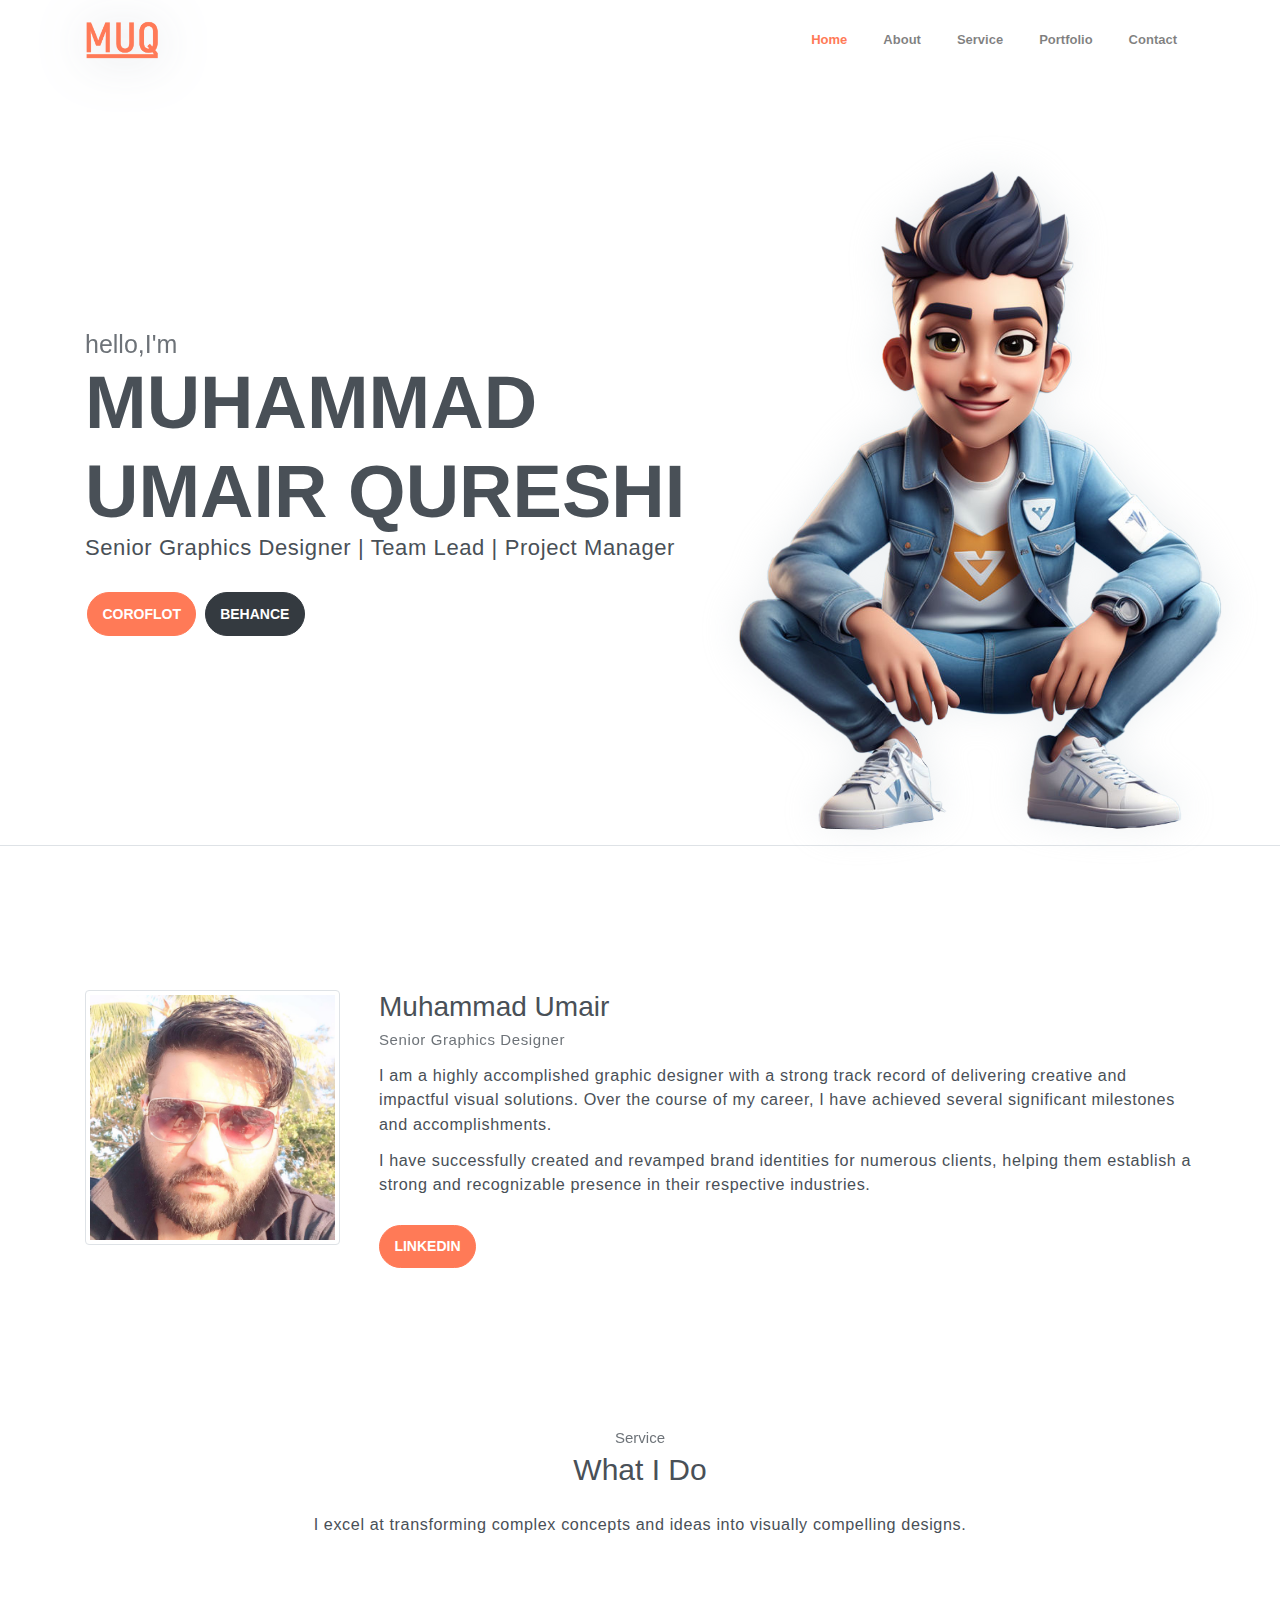
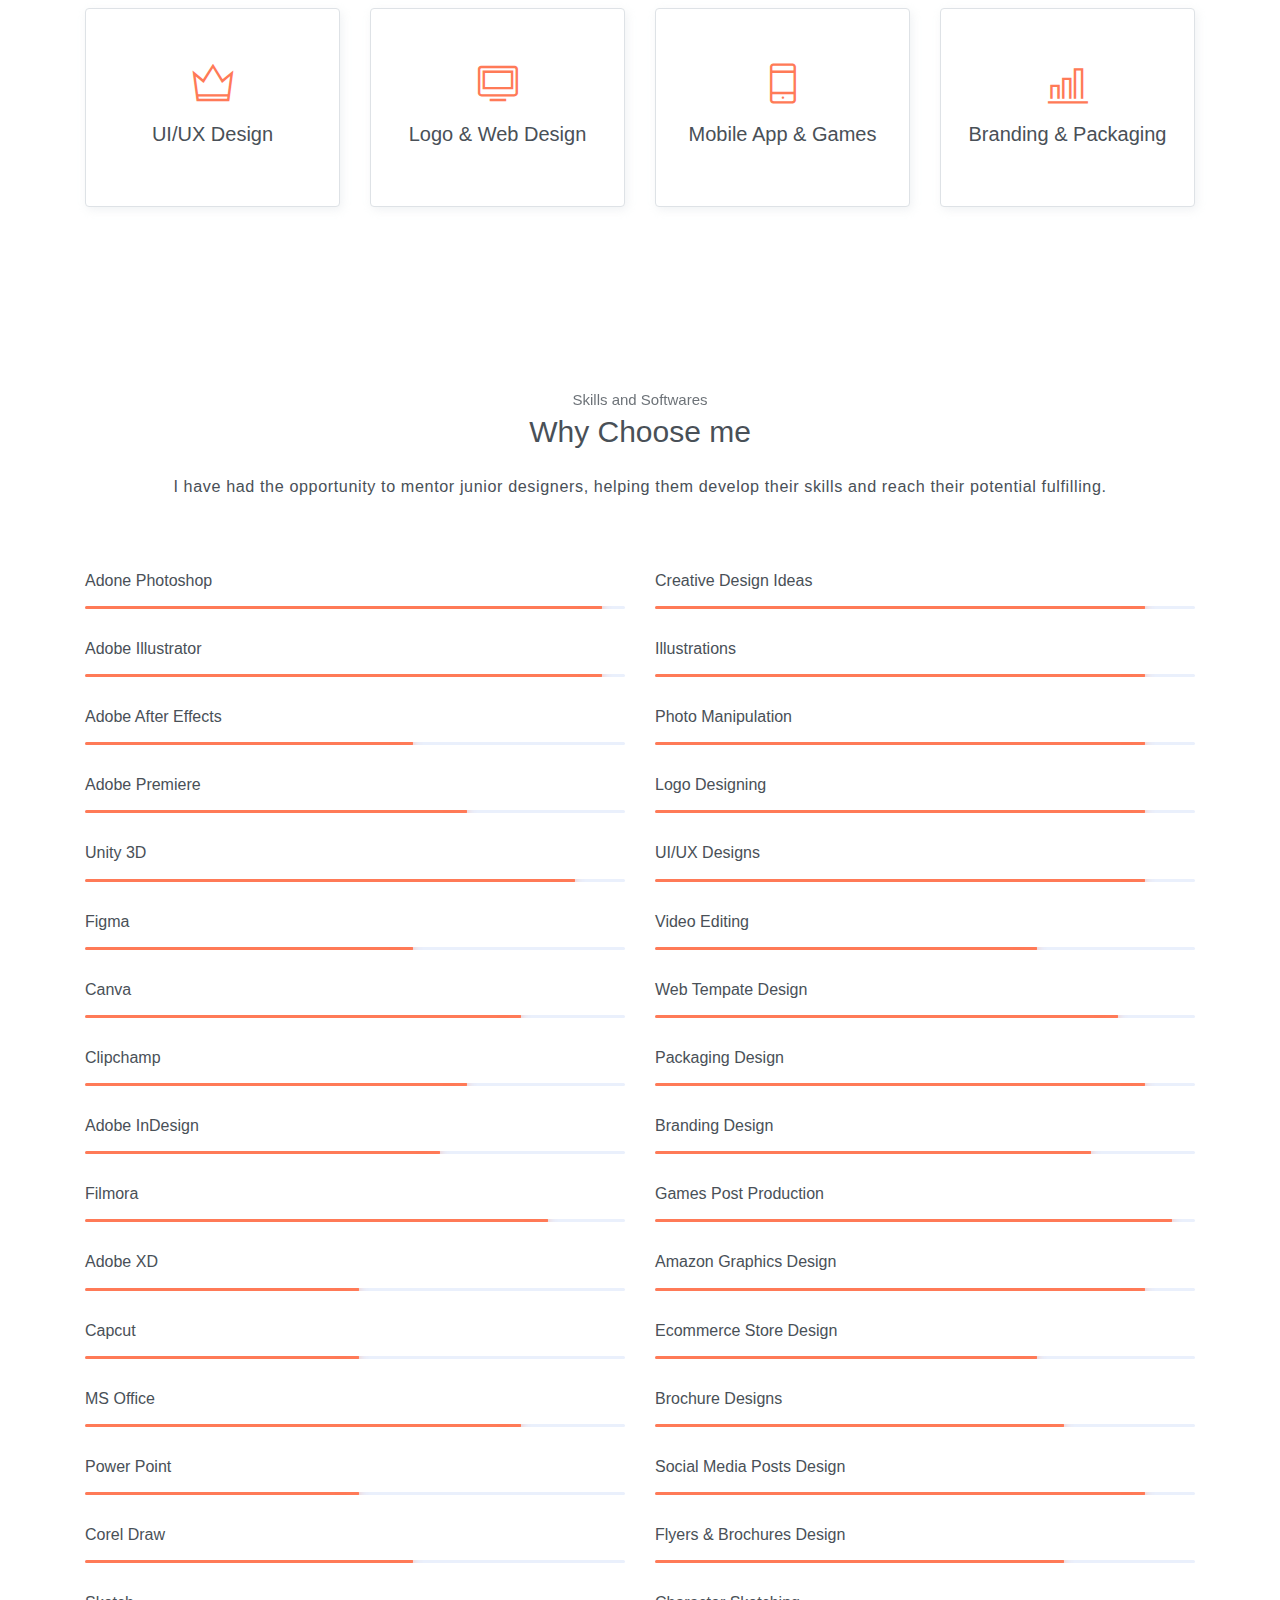
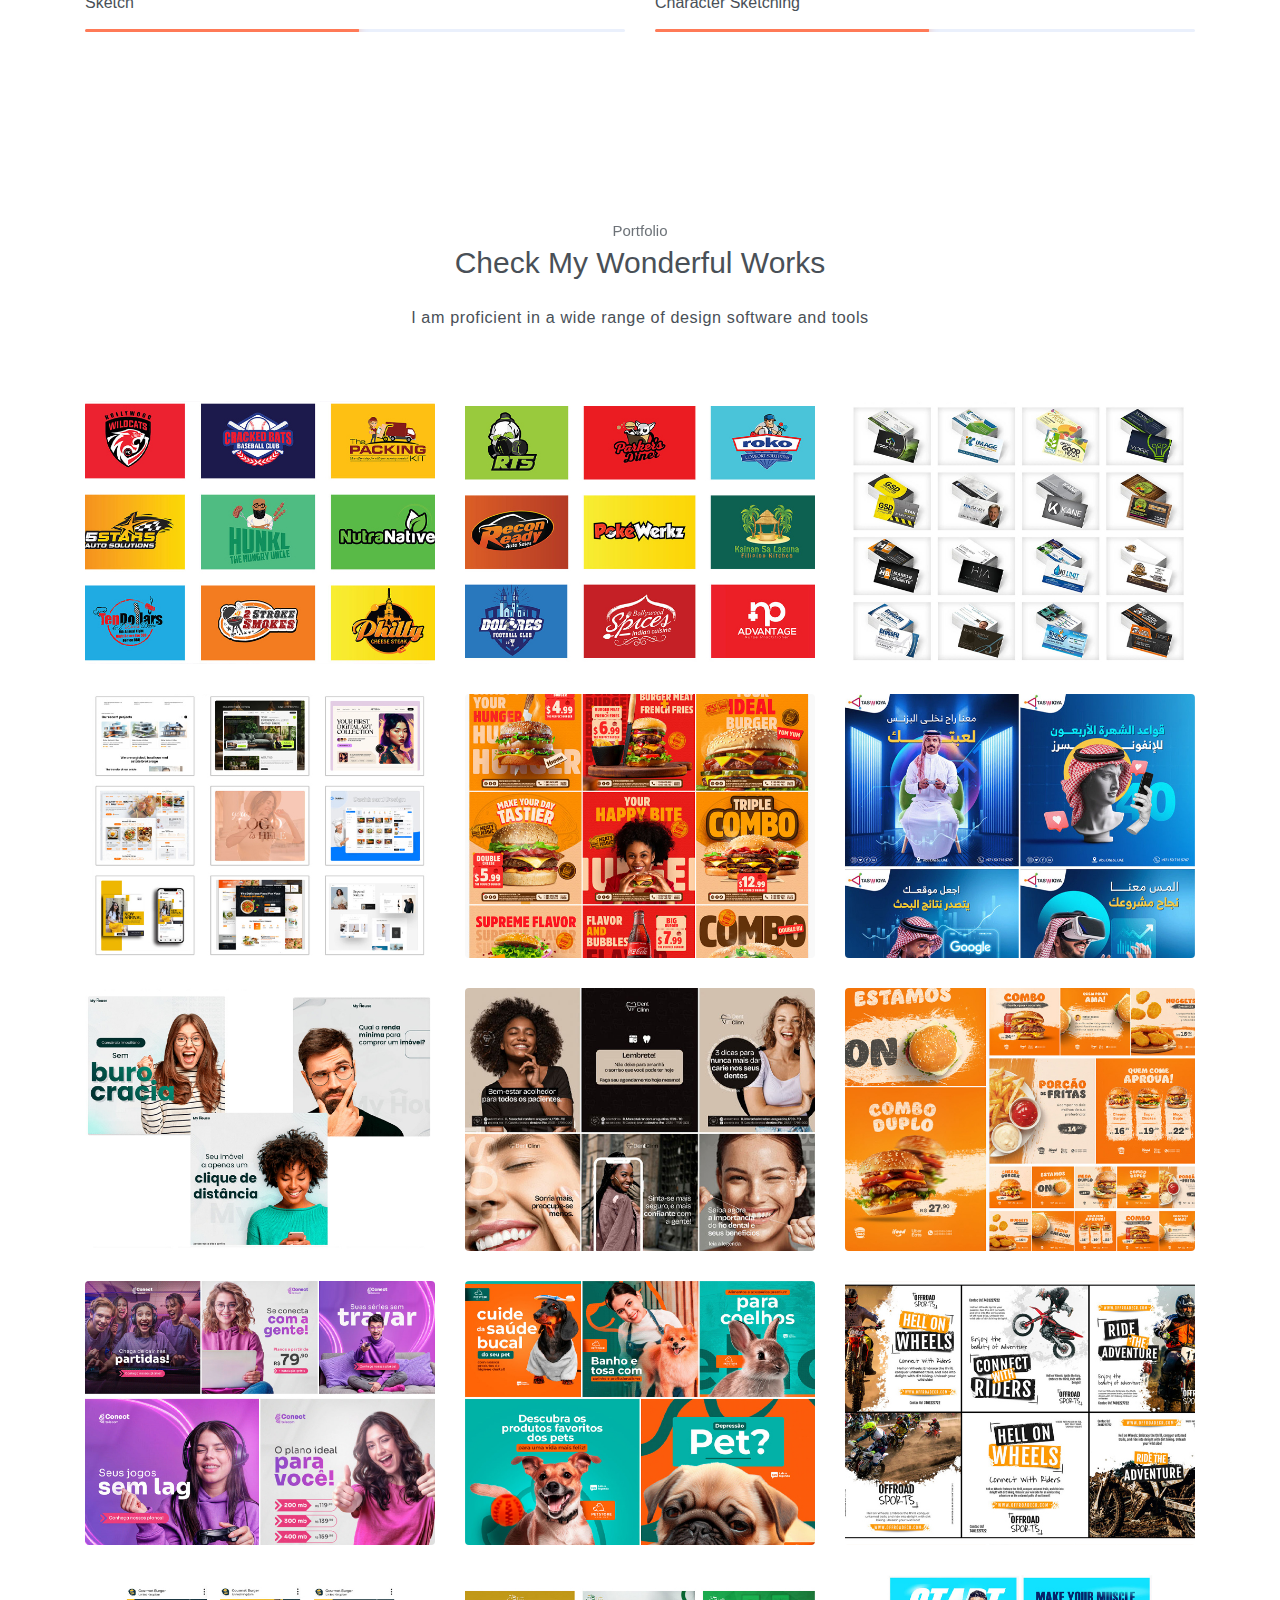
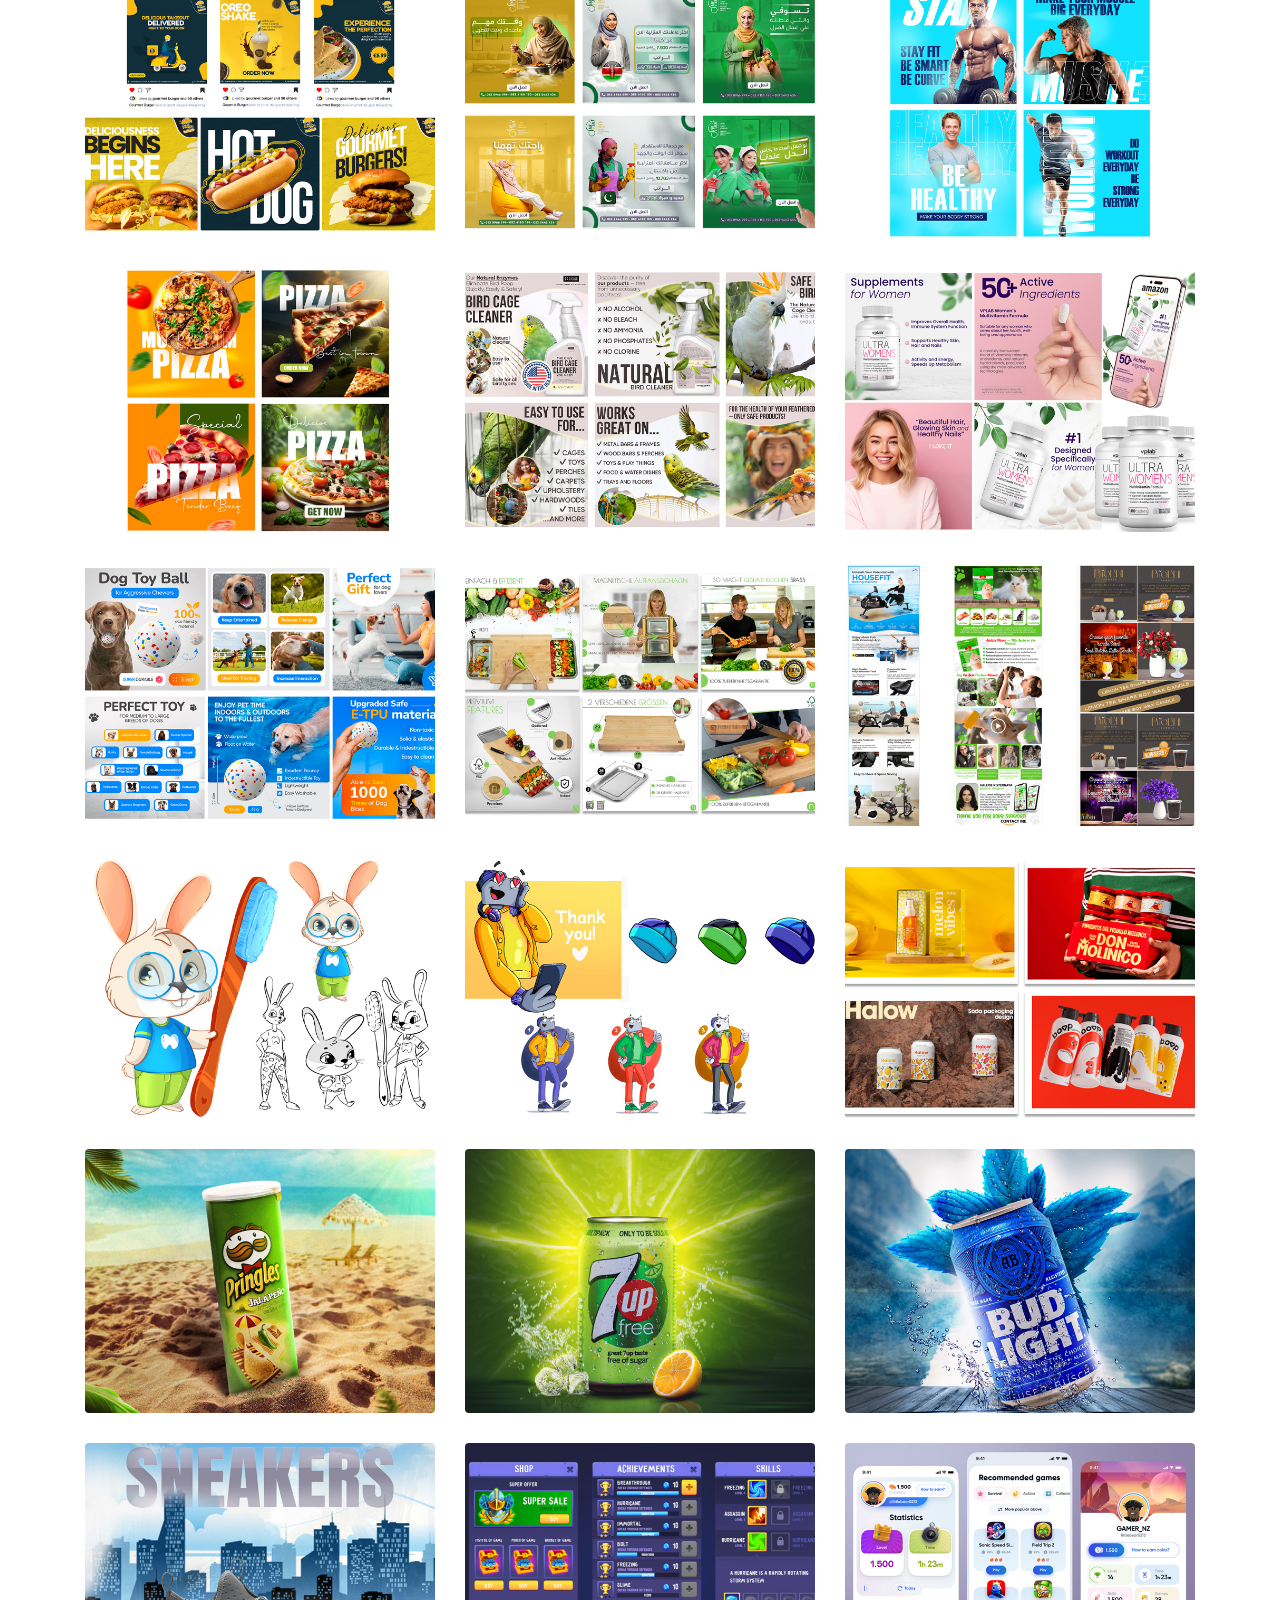
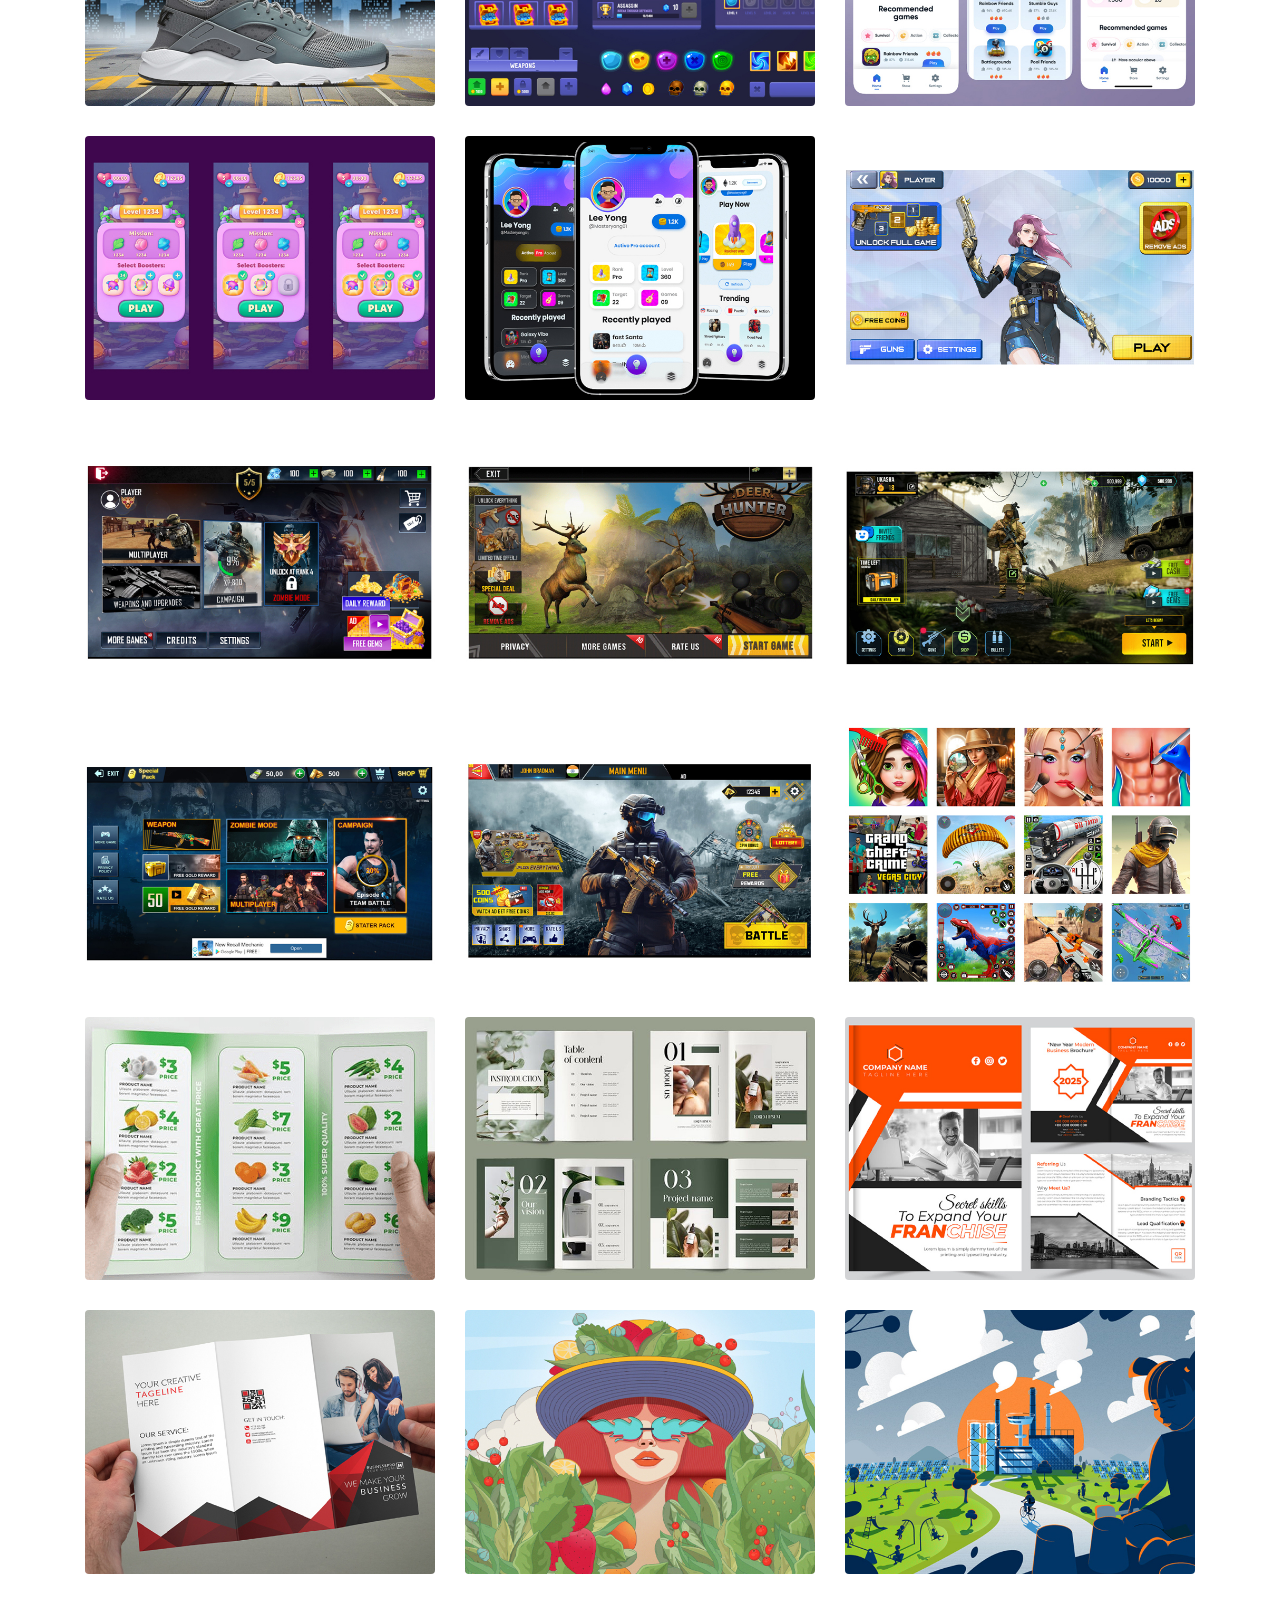
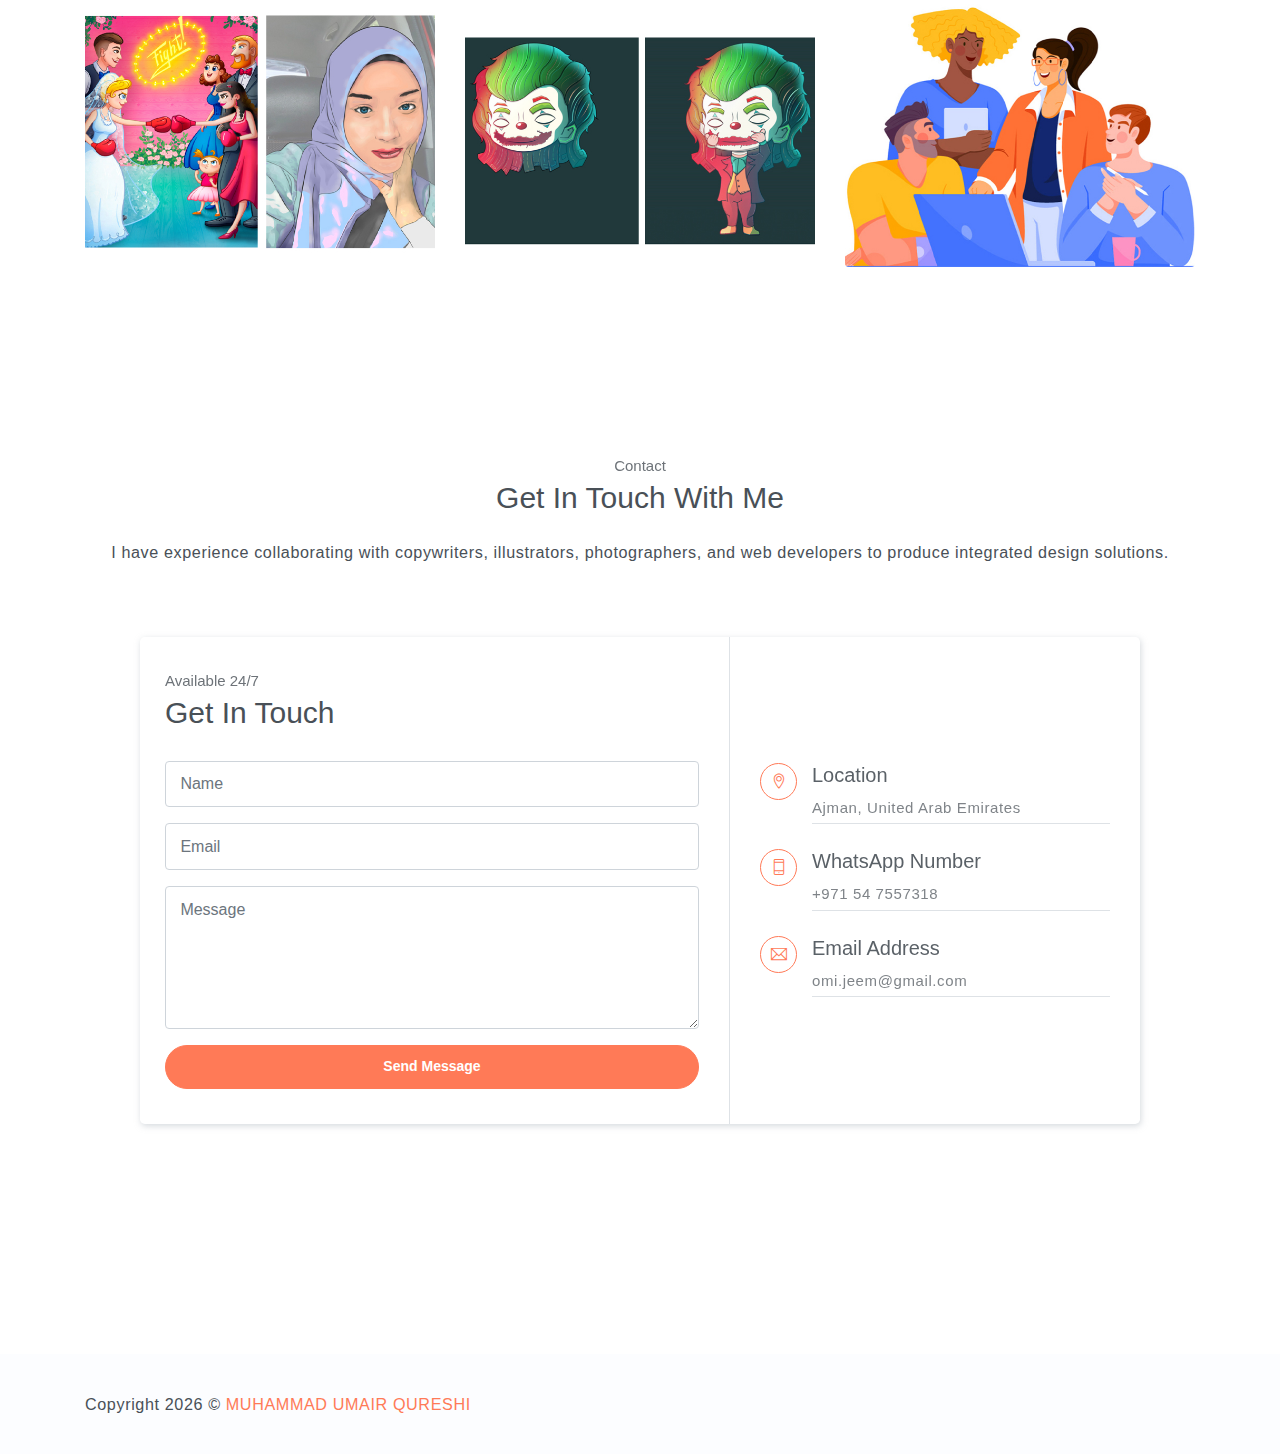
<file: index.html>
<!DOCTYPE html>
<html lang="en">
<head>
	<meta charset="utf-8">
    <meta name="viewport" content="width=device-width, initial-scale=1, shrink-to-fit=no">
    <meta name="description" content="Start your development with Steller landing page.">
    <meta name="author" content="Devcrud">
    <title>Muhammad Umair | Senior Graphics Designer</title>
	<link rel="icon" type="image/x-icon" href="assets/imgs/favicon.png">
    <!-- font icons -->
    <link rel="stylesheet" href="assets/vendors/themify-icons/css/themify-icons.css">
    <!-- Bootstrap + Steller main styles -->
	<link rel="stylesheet" href="assets/css/steller.css">
</head>
<body data-spy="scroll" data-target=".navbar" data-offset="40" id="home">

    <!-- Page navigation -->
    <nav class="navbar navbar-expand-lg navbar-light fixed-top" data-spy="affix" data-offset-top="0">
        <div class="container">
            <a class="navbar-brand" href="#"><img src="assets/imgs/logo.png" alt=""></a>
            <button class="navbar-toggler" type="button" data-toggle="collapse" data-target="#navbarSupportedContent" aria-controls="navbarSupportedContent" aria-expanded="false" aria-label="Toggle navigation">
                <span class="navbar-toggler-icon"></span>
            </button>

            <div class="collapse navbar-collapse" id="navbarSupportedContent">
                <ul class="navbar-nav ml-auto align-items-center">
                    <li class="nav-item">
                        <a class="nav-link" href="#home">Home</a>
                    </li>
                    <li class="nav-item">
                        <a class="nav-link" href="#about">About</a>
                    </li>
                    <li class="nav-item">
                        <a class="nav-link" href="#service">Service</a>
                    </li>                   
                    <li class="nav-item">
                        <a class="nav-link" href="#portfolio">Portfolio</a>
                    </li>
                    <li class="nav-item">
                        <a class="nav-link" href="#contact">Contact</a>
                    </li>
                </ul>
            </div>
        </div>          
    </nav>
    <!-- End of page navibation -->

    <!-- Page Header -->
    <header class="header" id="home">
        <div class="container">
            <div class="infos">
                <h6 class="subtitle">hello,I'm</h6>
                <h6 class="title">MUHAMMAD <br>UMAIR QURESHI</h6>
                <p>Senior Graphics Designer | Team Lead | Project Manager</p>
				
                <div class="buttons pt-3">
                    <button class="btn btn-primary rounded" href="#about" target="_blank"><a href="https://www.coroflot.com/muq" target="_blank" style="color:#fff">COROFLOT </a></button>
                    <button class="btn btn-dark rounded" href="#about" target="_blank"> <a href="https://www.behance.net/umairqureshi4" target="_blank" style="color:#fff">BEHANCE </a></button>
                </div>

            </div>              
            <div class="img-holder">
                <img src="assets/imgs/man.png" alt="">
            </div>      
        </div>
        <!-- Header-widget -->
    </header>
    <!-- End of Page Header -->
    
    <!-- About section -->
    <section id="about" class="section mt-3">
        <div class="container mt-5">
            <div class="row text-center text-md-left">
                <div class="col-md-3">
                    <img src="assets/imgs/avatar.jpg" alt="" class="img-thumbnail mb-4">
                </div>
                <div class="pl-md-4 col-md-9">
                    <h6 class="title">Muhammad Umair</h6>
                    <p class="subtitle">Senior Graphics Designer</p>
                    <p>I am a highly accomplished graphic designer with a strong track record of delivering creative and impactful visual solutions. Over the course of my career, I have achieved several significant milestones and accomplishments.</p>
                    <p>I have successfully created and revamped brand identities for numerous clients, helping them establish a strong and recognizable presence in their respective industries.</p>
					
                    <button class="btn btn-primary rounded mt-3"> <a href="https://www.linkedin.com/in/muhammadumair84/" target="_blank" style="color:#fff"> LINKEDIN </a></button>
					
                </div>
            </div>
        </div>
    </section>

    <!-- Service section -->
    <section id="service" class="section">
        <div class="container text-center">
            <h6 class="subtitle">Service</h6>
            <h6 class="section-title mb-4">What I Do</h6>
            <p class="mb-5 pb-4">I excel at transforming complex concepts and ideas into visually compelling designs.</p>

            <div class="row">
                <div class="col-sm-6 col-md-3 mb-4">
                    <div class="custom-card card border">
                        <div class="card-body">
                            <i class="icon ti-crown"></i>
                            <h5>UI/UX Design</h5>
                        </div>
                    </div>
                </div>
                <div class="col-sm-6 col-md-3 mb-4">
                    <div class="custom-card card border">
                        <div class="card-body">
                            <i class="icon ti-desktop"></i>
                            <h5>Logo & Web Design</h5>
                        </div>
                    </div>
                </div>
                <div class="col-sm-6 col-md-3 mb-4">
                    <div class="custom-card card border">
                        <div class="card-body">
                            <i class="icon ti-mobile"></i>
                            <h5>Mobile App & Games</h5>
                        </div>
                    </div>
                </div>
                <div class="col-sm-6 col-md-3 mb-4">
                    <div class="custom-card card border">
                        <div class="card-body">
                            <i class="icon ti-bar-chart"></i>
                            <h5>Branding & Packaging</h5>
                        </div>
                    </div>
                </div>
            </div>
        </div>
    </section>
    <!-- End of Sectoin -->

    <!-- Skills section -->
    <section class="section">
        <div class="container text-center">
            <h6 class="subtitle">Skills and Softwares</h6>
            <h6 class="section-title mb-4">Why Choose me</h6>
            <p class="mb-5 pb-4">I have had the opportunity to mentor junior designers, helping them develop their skills and reach their potential fulfilling.</p>

            <div class="row text-left">
                <div class="col-sm-6">
                    <h6 class="mb-3">Adone Photoshop</h6>
                    <div class="progress">
                        <div class="progress-bar bg-primary" role="progressbar" style="width: 95%;" aria-valuenow="25" aria-valuemin="0" aria-valuemax="100"><span>95%</span></div>
                    </div>
                </div>
                <div class="col-sm-6">
                    <h6 class="mb-3">Creative Design Ideas</h6>
                    <div class="progress">
                        <div class="progress-bar bg-primary" role="progressbar" style="width: 90%;" aria-valuenow="25" aria-valuemin="0" aria-valuemax="100"><span>90%</span></div>
                    </div>
                </div>
                <div class="col-sm-6">
                    <h6 class="mb-3">Adobe Illustrator</h6>
                    <div class="progress">
                        <div class="progress-bar bg-primary" role="progressbar" style="width: 95%;" aria-valuenow="25" aria-valuemin="0" aria-valuemax="100"><span>95%</span></div>
                    </div>
                </div>
                <div class="col-sm-6">
                    <h6 class="mb-3">Illustrations</h6>
                    <div class="progress">
                        <div class="progress-bar bg-primary" role="progressbar" style="width: 90%;" aria-valuenow="25" aria-valuemin="0" aria-valuemax="100"><span>90%</span></div>
                    </div>
                </div>

				<div class="col-sm-6">
                    <h6 class="mb-3">Adobe After Effects</h6>
                    <div class="progress">
                        <div class="progress-bar bg-primary" role="progressbar" style="width: 60%;" aria-valuenow="25" aria-valuemin="0" aria-valuemax="100"><span>60%</span></div>
                    </div>
                </div>

				<div class="col-sm-6">
                    <h6 class="mb-3">Photo Manipulation</h6>
                    <div class="progress">
                        <div class="progress-bar bg-primary" role="progressbar" style="width: 90%;" aria-valuenow="25" aria-valuemin="0" aria-valuemax="100"><span>90%</span></div>
                    </div>
                </div>
				<div class="col-sm-6">
                    <h6 class="mb-3">Adobe Premiere</h6>
                    <div class="progress">
                        <div class="progress-bar bg-primary" role="progressbar" style="width: 70%;" aria-valuenow="25" aria-valuemin="0" aria-valuemax="100"><span>70%</span></div>
                    </div>
                </div>
				<div class="col-sm-6">
                    <h6 class="mb-3">Logo Designing</h6>
                    <div class="progress">
                        <div class="progress-bar bg-primary" role="progressbar" style="width: 90%;" aria-valuenow="25" aria-valuemin="0" aria-valuemax="100"><span>90%</span></div>
                    </div>
                </div>
				<div class="col-sm-6">
                    <h6 class="mb-3">Unity 3D</h6>
                    <div class="progress">
                        <div class="progress-bar bg-primary" role="progressbar" style="width: 90%;" aria-valuenow="25" aria-valuemin="0" aria-valuemax="100"><span>90%</span></div>
                    </div>
                </div>
				<div class="col-sm-6">
                    <h6 class="mb-3">UI/UX Designs</h6>
                    <div class="progress">
                        <div class="progress-bar bg-primary" role="progressbar" style="width: 90%;" aria-valuenow="25" aria-valuemin="0" aria-valuemax="100"><span>90%</span></div>
                    </div>
                </div>
				<div class="col-sm-6">
                    <h6 class="mb-3">Figma</h6>
                    <div class="progress">
                        <div class="progress-bar bg-primary" role="progressbar" style="width: 60%;" aria-valuenow="25" aria-valuemin="0" aria-valuemax="100"><span>60%</span></div>
                    </div>
                </div>
				<div class="col-sm-6">
                    <h6 class="mb-3">Video Editing</h6>
                    <div class="progress">
                        <div class="progress-bar bg-primary" role="progressbar" style="width: 70%;" aria-valuenow="25" aria-valuemin="0" aria-valuemax="100"><span>70%</span></div>
                    </div>
                </div>
				<div class="col-sm-6">
                    <h6 class="mb-3">Canva</h6>
                    <div class="progress">
                        <div class="progress-bar bg-primary" role="progressbar" style="width: 80%;" aria-valuenow="25" aria-valuemin="0" aria-valuemax="100"><span>80%</span></div>
                    </div>
                </div>
				<div class="col-sm-6">
                    <h6 class="mb-3">Web Tempate Design</h6>
                    <div class="progress">
                        <div class="progress-bar bg-primary" role="progressbar" style="width: 85%;" aria-valuenow="25" aria-valuemin="0" aria-valuemax="100"><span>85%</span></div>
                    </div>
                </div>
				<div class="col-sm-6">
                    <h6 class="mb-3">Clipchamp</h6>
                    <div class="progress">
                        <div class="progress-bar bg-primary" role="progressbar" style="width: 70%;" aria-valuenow="25" aria-valuemin="0" aria-valuemax="100"><span>70%</span></div>
                    </div>
                </div>
				<div class="col-sm-6">
                    <h6 class="mb-3">Packaging Design</h6>
                    <div class="progress">
                        <div class="progress-bar bg-primary" role="progressbar" style="width: 90%;" aria-valuenow="25" aria-valuemin="0" aria-valuemax="100"><span>90%</span></div>
                    </div>
                </div>
				<div class="col-sm-6">
                    <h6 class="mb-3">Adobe InDesign</h6>
                    <div class="progress">
                        <div class="progress-bar bg-primary" role="progressbar" style="width: 65%;" aria-valuenow="25" aria-valuemin="0" aria-valuemax="100"><span>65%</span></div>
                    </div>
                </div>
				<div class="col-sm-6">
                    <h6 class="mb-3">Branding Design</h6>
                    <div class="progress">
                        <div class="progress-bar bg-primary" role="progressbar" style="width: 80%;" aria-valuenow="25" aria-valuemin="0" aria-valuemax="100"><span>80%</span></div>
                    </div>
                </div>
				<div class="col-sm-6">
                    <h6 class="mb-3">Filmora</h6>
                    <div class="progress">
                        <div class="progress-bar bg-primary" role="progressbar" style="width: 85%;" aria-valuenow="25" aria-valuemin="0" aria-valuemax="100"><span>85%</span></div>
                    </div>
                </div>
				<div class="col-sm-6">
                    <h6 class="mb-3">Games Post Production</h6>
                    <div class="progress">
                        <div class="progress-bar bg-primary" role="progressbar" style="width: 95%;" aria-valuenow="25" aria-valuemin="0" aria-valuemax="100"><span>95%</span></div>
                    </div>
                </div>
				<div class="col-sm-6">
                    <h6 class="mb-3">Adobe XD</h6>
                    <div class="progress">
                        <div class="progress-bar bg-primary" role="progressbar" style="width: 50%;" aria-valuenow="25" aria-valuemin="0" aria-valuemax="100"><span>50%</span></div>
                    </div>
                </div>
				<div class="col-sm-6">
                    <h6 class="mb-3">Amazon Graphics Design</h6>
                    <div class="progress">
                        <div class="progress-bar bg-primary" role="progressbar" style="width: 90%;" aria-valuenow="25" aria-valuemin="0" aria-valuemax="100"><span>90%</span></div>
                    </div>
                </div>
				<div class="col-sm-6">
                    <h6 class="mb-3">Capcut</h6>
                    <div class="progress">
                        <div class="progress-bar bg-primary" role="progressbar" style="width: 50%;" aria-valuenow="25" aria-valuemin="0" aria-valuemax="100"><span>50%</span></div>
                    </div>
                </div>
				<div class="col-sm-6">
                    <h6 class="mb-3">Ecommerce Store Design</h6>
                    <div class="progress">
                        <div class="progress-bar bg-primary" role="progressbar" style="width: 70%;" aria-valuenow="25" aria-valuemin="0" aria-valuemax="100"><span>70%</span></div>
                    </div>
                </div>
				<div class="col-sm-6">
                    <h6 class="mb-3">MS Office</h6>
                    <div class="progress">
                        <div class="progress-bar bg-primary" role="progressbar" style="width: 80%;" aria-valuenow="25" aria-valuemin="0" aria-valuemax="100"><span>80%</span></div>
                    </div>
                </div>
				<div class="col-sm-6">
                    <h6 class="mb-3">Brochure Designs</h6>
                    <div class="progress">
                        <div class="progress-bar bg-primary" role="progressbar" style="width: 75%;" aria-valuenow="25" aria-valuemin="0" aria-valuemax="100"><span>75%</span></div>
                    </div>
                </div>
				<div class="col-sm-6">
                    <h6 class="mb-3">Power Point</h6>
                    <div class="progress">
                        <div class="progress-bar bg-primary" role="progressbar" style="width: 50%;" aria-valuenow="25" aria-valuemin="0" aria-valuemax="100"><span>50%</span></div>
                    </div>
                </div>
				<div class="col-sm-6">
                    <h6 class="mb-3">Social Media Posts Design</h6>
                    <div class="progress">
                        <div class="progress-bar bg-primary" role="progressbar" style="width: 90%;" aria-valuenow="25" aria-valuemin="0" aria-valuemax="100"><span>90%</span></div>
                    </div>
                </div>
				<div class="col-sm-6">
                    <h6 class="mb-3">Corel Draw</h6>
                    <div class="progress">
                        <div class="progress-bar bg-primary" role="progressbar" style="width: 60%;" aria-valuenow="25" aria-valuemin="0" aria-valuemax="100"><span>60%</span></div>
                    </div>
                </div>
				<div class="col-sm-6">
                    <h6 class="mb-3">Flyers & Brochures Design</h6>
                    <div class="progress">
                        <div class="progress-bar bg-primary" role="progressbar" style="width: 75%;" aria-valuenow="25" aria-valuemin="0" aria-valuemax="100"><span>75%</span></div>
                    </div>
                </div>
				<div class="col-sm-6">
                    <h6 class="mb-3">Sketch</h6>
                    <div class="progress">
                        <div class="progress-bar bg-primary" role="progressbar" style="width: 50%;" aria-valuenow="25" aria-valuemin="0" aria-valuemax="100"><span>75%</span></div>
                    </div>
                </div>
				<div class="col-sm-6">
                    <h6 class="mb-3">Character Sketching</h6>
                    <div class="progress">
                        <div class="progress-bar bg-primary" role="progressbar" style="width: 50%;" aria-valuenow="25" aria-valuemin="0" aria-valuemax="100"><span>75%</span></div>
                    </div>
                </div>
			</div>  
        </div>
    </section>
    <!-- End of Skills sections -->

    <!-- Portfolio section -->
    <section id="portfolio" class="section">
        <div class="container text-center">
            <h6 class="subtitle">Portfolio</h6>
            <h6 class="section-title mb-4">Check My Wonderful Works</h6>
            <p class="mb-5 pb-4">I am proficient in a wide range of design software and tools</p>

            <div class="row">
                <div class="col-sm-4">
					<!-- Start of 1 Coloumn -->
                    <div class="img-wrapper">
                        <img src="assets/imgs/folio-1.jpg" alt="">
                        <div class="overlay">
                            <div class="overlay-infos">
                                <h5>Logo Design</h5>
                                <a href="javascript:void(0)"><i class="ti-zoom-in"></i></a>
                                <a href="javascript:void(0)"><i class="ti-link"></i></a>
                            </div>  
                        </div>
                    </div>
					<div class="img-wrapper">
                        <img src="assets/imgs/folio-4.jpg" alt="">
                        <div class="overlay">
                            <div class="overlay-infos">
                                <h5>Template Design</h5>
                                <a href="javascript:void(0)"><i class="ti-zoom-in"></i></a>
                                <a href="javascript:void(0)"><i class="ti-link"></i></a>
                            </div>  
                        </div>
                    </div>
					<div class="img-wrapper">
                        <img src="assets/imgs/folio-7.jpg" alt="">
                        <div class="overlay">
                            <div class="overlay-infos">
                                <h5>Social Media Post Design</h5>
                                <a href="javascript:void(0)"><i class="ti-zoom-in"></i></a>
                                <a href="javascript:void(0)"><i class="ti-link"></i></a>
                            </div>  
                        </div>
                    </div>
					<div class="img-wrapper">
                        <img src="assets/imgs/folio-10.jpg" alt="">
                        <div class="overlay">
                            <div class="overlay-infos">
                                <h5>Social Media Post Design</h5>
                                <a href="javascript:void(0)"><i class="ti-zoom-in"></i></a>
                                <a href="javascript:void(0)"><i class="ti-link"></i></a>
                            </div>  
                        </div>
                    </div>
					<div class="img-wrapper">
                        <img src="assets/imgs/folio-13.jpg" alt="">
                        <div class="overlay">
                            <div class="overlay-infos">
                                <h5>Social Media Post Design</h5>
                                <a href="javascript:void(0)"><i class="ti-zoom-in"></i></a>
                                <a href="javascript:void(0)"><i class="ti-link"></i></a>
                            </div>  
                        </div>
                    </div>
					<div class="img-wrapper">
                        <img src="assets/imgs/folio-16.jpg" alt="">
                        <div class="overlay">
                            <div class="overlay-infos">
                                <h5>Social Media Post Design</h5>
                                <a href="javascript:void(0)"><i class="ti-zoom-in"></i></a>
                                <a href="javascript:void(0)"><i class="ti-link"></i></a>
                            </div>  
                        </div>
                    </div>
					<div class="img-wrapper">
                        <img src="assets/imgs/folio-19.jpg" alt="">
                        <div class="overlay">
                            <div class="overlay-infos">
                                <h5>Amazon Listing Graphics Design</h5>
                                <a href="javascript:void(0)"><i class="ti-zoom-in"></i></a>
                                <a href="javascript:void(0)"><i class="ti-link"></i></a>
                            </div>  
                        </div>
                    </div>
					<div class="img-wrapper">
                        <img src="assets/imgs/folio-22.jpg" alt="">
                        <div class="overlay">
                            <div class="overlay-infos">
                                <h5>Illustrations Design</h5>
                                <a href="javascript:void(0)"><i class="ti-zoom-in"></i></a>
                                <a href="javascript:void(0)"><i class="ti-link"></i></a>
                            </div>  
                        </div>
                    </div>
					<div class="img-wrapper">
                        <img src="assets/imgs/folio-25.jpg" alt="">
                        <div class="overlay">
                            <div class="overlay-infos">
                                <h5>Photo Manipulation</h5>
                                <a href="javascript:void(0)"><i class="ti-zoom-in"></i></a>
                                <a href="javascript:void(0)"><i class="ti-link"></i></a>
                            </div>  
                        </div>
                    </div>
					<div class="img-wrapper">
                        <img src="assets/imgs/folio-28.jpg" alt="">
                        <div class="overlay">
                            <div class="overlay-infos">
                                <h5>Photo Manipulation</h5>
                                <a href="javascript:void(0)"><i class="ti-zoom-in"></i></a>
                                <a href="javascript:void(0)"><i class="ti-link"></i></a>
                            </div>  
                        </div>
                    </div>
					<div class="img-wrapper">
                        <img src="assets/imgs/folio-31.jpg" alt="">
                        <div class="overlay">
                            <div class="overlay-infos">
                                <h5>UI/UX Design</h5>
                                <a href="javascript:void(0)"><i class="ti-zoom-in"></i></a>
                                <a href="javascript:void(0)"><i class="ti-link"></i></a>
                            </div>  
                        </div>
                    </div>
					<div class="img-wrapper">
                        <img src="assets/imgs/folio-34.jpg" alt="">
                        <div class="overlay">
                            <div class="overlay-infos">
                                <h5>Game Post Design</h5>
                                <a href="javascript:void(0)"><i class="ti-zoom-in"></i></a>
                                <a href="javascript:void(0)"><i class="ti-link"></i></a>
                            </div>  
                        </div>
                    </div>
					<div class="img-wrapper">
                        <img src="assets/imgs/folio-37.jpg" alt="">
                        <div class="overlay">
                            <div class="overlay-infos">
                                <h5>Game Post Design</h5>
                                <a href="javascript:void(0)"><i class="ti-zoom-in"></i></a>
                                <a href="javascript:void(0)"><i class="ti-link"></i></a>
                            </div>  
                        </div>
                    </div>
					<div class="img-wrapper">
                        <img src="assets/imgs/folio-40.jpg" alt="">
                        <div class="overlay">
                            <div class="overlay-infos">
                                <h5>Brochure Design</h5>
                                <a href="javascript:void(0)"><i class="ti-zoom-in"></i></a>
                                <a href="javascript:void(0)"><i class="ti-link"></i></a>
                            </div>  
                        </div>
                    </div>
					<div class="img-wrapper">
                        <img src="assets/imgs/folio-43.jpg" alt="">
                        <div class="overlay">
                            <div class="overlay-infos">
                                <h5>Brochure Design</h5>
                                <a href="javascript:void(0)"><i class="ti-zoom-in"></i></a>
                                <a href="javascript:void(0)"><i class="ti-link"></i></a>
                            </div>  
                        </div>
                    </div>
					<div class="img-wrapper">
                        <img src="assets/imgs/folio-46.jpg" alt="">
                        <div class="overlay">
                            <div class="overlay-infos">
                                <h5>Vector Art Design</h5>
                                <a href="javascript:void(0)"><i class="ti-zoom-in"></i></a>
                                <a href="javascript:void(0)"><i class="ti-link"></i></a>
                            </div>  
                        </div>
                    </div>



					<!-- End of 1 Coloumn -->
                </div>
                <div class="col-sm-4">
					<!-- Start of 2 Coloumn -->
                    <div class="img-wrapper">
                        <img src="assets/imgs/folio-2.jpg" alt="">
                        <div class="overlay">
                            <div class="overlay-infos">
                                <h5>Logo Design</h5>
                                <a href="javascript:void(0)"><i class="ti-zoom-in"></i></a>
                                <a href="javascript:void(0)"><i class="ti-link"></i></a>
                            </div>  
                        </div>
                    </div>
					<div class="img-wrapper">
                        <img src="assets/imgs/folio-5.jpg" alt="">
                        <div class="overlay">
                            <div class="overlay-infos">
                                <h5>Social Media Post Design</h5>
                                <a href="javascript:void(0)"><i class="ti-zoom-in"></i></a>
                                <a href="javascript:void(0)"><i class="ti-link"></i></a>
                            </div>  
                        </div>
                    </div>
					<div class="img-wrapper">
                        <img src="assets/imgs/folio-8.jpg" alt="">
                        <div class="overlay">
                            <div class="overlay-infos">
                                <h5>Social Media Post Design</h5>
                                <a href="javascript:void(0)"><i class="ti-zoom-in"></i></a>
                                <a href="javascript:void(0)"><i class="ti-link"></i></a>
                            </div>  
                        </div>
                    </div>
					<div class="img-wrapper">
                        <img src="assets/imgs/folio-11.jpg" alt="">
                        <div class="overlay">
                            <div class="overlay-infos">
                                <h5>Social Media Post Design</h5>
                                <a href="javascript:void(0)"><i class="ti-zoom-in"></i></a>
                                <a href="javascript:void(0)"><i class="ti-link"></i></a>
                            </div>  
                        </div>
                    </div>
					<div class="img-wrapper">
                        <img src="assets/imgs/folio-14.jpg" alt="">
                        <div class="overlay">
                            <div class="overlay-infos">
                                <h5>Social Media Post Design</h5>
                                <a href="javascript:void(0)"><i class="ti-zoom-in"></i></a>
                                <a href="javascript:void(0)"><i class="ti-link"></i></a>
                            </div>  
                        </div>
                    </div>
					<div class="img-wrapper">
                        <img src="assets/imgs/folio-17.jpg" alt="">
                        <div class="overlay">
                            <div class="overlay-infos">
                                <h5>Amazon Listing Graphics Design</h5>
                                <a href="javascript:void(0)"><i class="ti-zoom-in"></i></a>
                                <a href="javascript:void(0)"><i class="ti-link"></i></a>
                            </div>  
                        </div>
                    </div>
					<div class="img-wrapper">
                        <img src="assets/imgs/folio-20.jpg" alt="">
                        <div class="overlay">
                            <div class="overlay-infos">
                                <h5>Amazon Listing Graphics Design</h5>
                                <a href="javascript:void(0)"><i class="ti-zoom-in"></i></a>
                                <a href="javascript:void(0)"><i class="ti-link"></i></a>
                            </div>  
                        </div>
                    </div>
					<div class="img-wrapper">
                        <img src="assets/imgs/folio-23.jpg" alt="">
                        <div class="overlay">
                            <div class="overlay-infos">
                                <h5>Illustrations Design</h5>
                                <a href="javascript:void(0)"><i class="ti-zoom-in"></i></a>
                                <a href="javascript:void(0)"><i class="ti-link"></i></a>
                            </div>  
                        </div>
                    </div>
					<div class="img-wrapper">
                        <img src="assets/imgs/folio-26.jpg" alt="">
                        <div class="overlay">
                            <div class="overlay-infos">
                                <h5>Photo Manipulation</h5>
                                <a href="javascript:void(0)"><i class="ti-zoom-in"></i></a>
                                <a href="javascript:void(0)"><i class="ti-link"></i></a>
                            </div>  
                        </div>
                    </div>
					<div class="img-wrapper">
                        <img src="assets/imgs/folio-29.jpg" alt="">
                        <div class="overlay">
                            <div class="overlay-infos">
                                <h5>UI/UX Design</h5>
                                <a href="javascript:void(0)"><i class="ti-zoom-in"></i></a>
                                <a href="javascript:void(0)"><i class="ti-link"></i></a>
                            </div>  
                        </div>
                    </div>
					<div class="img-wrapper">
                        <img src="assets/imgs/folio-32.jpg" alt="">
                        <div class="overlay">
                            <div class="overlay-infos">
                                <h5>UI/UX Design</h5>
                                <a href="javascript:void(0)"><i class="ti-zoom-in"></i></a>
                                <a href="javascript:void(0)"><i class="ti-link"></i></a>
                            </div>  
                        </div>
                    </div>
					<div class="img-wrapper">
                        <img src="assets/imgs/folio-35.jpg" alt="">
                        <div class="overlay">
                            <div class="overlay-infos">
                                <h5>Game Post Design</h5>
                                <a href="javascript:void(0)"><i class="ti-zoom-in"></i></a>
                                <a href="javascript:void(0)"><i class="ti-link"></i></a>
                            </div>  
                        </div>
                    </div>
					<div class="img-wrapper">
                        <img src="assets/imgs/folio-38.jpg" alt="">
                        <div class="overlay">
                            <div class="overlay-infos">
                                <h5>Game Post Design</h5>
                                <a href="javascript:void(0)"><i class="ti-zoom-in"></i></a>
                                <a href="javascript:void(0)"><i class="ti-link"></i></a>
                            </div>  
                        </div>
                    </div>
					<div class="img-wrapper">
                        <img src="assets/imgs/folio-41.jpg" alt="">
                        <div class="overlay">
                            <div class="overlay-infos">
                                <h5>Brochure Design</h5>
                                <a href="javascript:void(0)"><i class="ti-zoom-in"></i></a>
                                <a href="javascript:void(0)"><i class="ti-link"></i></a>
                            </div>  
                        </div>
                    </div>
					<div class="img-wrapper">
                        <img src="assets/imgs/folio-44.jpg" alt="">
                        <div class="overlay">
                            <div class="overlay-infos">
                                <h5>Vector Art Design</h5>
                                <a href="javascript:void(0)"><i class="ti-zoom-in"></i></a>
                                <a href="javascript:void(0)"><i class="ti-link"></i></a>
                            </div>  
                        </div>
                    </div>
					<div class="img-wrapper">
                        <img src="assets/imgs/folio-47.jpg" alt="">
                        <div class="overlay">
                            <div class="overlay-infos">
                                <h5>Vector Art Design</h5>
                                <a href="javascript:void(0)"><i class="ti-zoom-in"></i></a>
                                <a href="javascript:void(0)"><i class="ti-link"></i></a>
                            </div>  
                        </div>
                    </div>
					


					<!-- End of 2 Coloumn -->
                </div>
                <div class="col-sm-4">
					<!-- Start of 3 Coloumn -->
                    <div class="img-wrapper">
                        <img src="assets/imgs/folio-3.jpg" alt="">
                        <div class="overlay">
                            <div class="overlay-infos">
                                <h5>Visitng Cards Design</h5>
                                <a href="javascript:void(0)"><i class="ti-zoom-in"></i></a>
                                <a href="javascript:void(0)"><i class="ti-link"></i></a>
                            </div>  
                        </div>
                    </div>
					<div class="img-wrapper">
                        <img src="assets/imgs/folio-6.jpg" alt="">
                        <div class="overlay">
                            <div class="overlay-infos">
                                <h5>Social Media Post Design</h5>
                                <a href="javascript:void(0)"><i class="ti-zoom-in"></i></a>
                                <a href="javascript:void(0)"><i class="ti-link"></i></a>
                            </div>  
                        </div>
                    </div>
					<div class="img-wrapper">
                        <img src="assets/imgs/folio-9.jpg" alt="">
                        <div class="overlay">
                            <div class="overlay-infos">
                                <h5>Social Media Post Design</h5>
                                <a href="javascript:void(0)"><i class="ti-zoom-in"></i></a>
                                <a href="javascript:void(0)"><i class="ti-link"></i></a>
                            </div>  
                        </div>
                    </div>
					<div class="img-wrapper">
                        <img src="assets/imgs/folio-12.jpg" alt="">
                        <div class="overlay">
                            <div class="overlay-infos">
                                <h5>Social Media Post Design</h5>
                                <a href="javascript:void(0)"><i class="ti-zoom-in"></i></a>
                                <a href="javascript:void(0)"><i class="ti-link"></i></a>
                            </div>  
                        </div>
                    </div>
					<div class="img-wrapper">
                        <img src="assets/imgs/folio-15.jpg" alt="">
                        <div class="overlay">
                            <div class="overlay-infos">
                                <h5>Social Media Post Design</h5>
                                <a href="javascript:void(0)"><i class="ti-zoom-in"></i></a>
                                <a href="javascript:void(0)"><i class="ti-link"></i></a>
                            </div>  
                        </div>
                    </div>
					<div class="img-wrapper">
                        <img src="assets/imgs/folio-18.jpg" alt="">
                        <div class="overlay">
                            <div class="overlay-infos">
                                <h5>Amazon Listing Graphics Design</h5>
                                <a href="javascript:void(0)"><i class="ti-zoom-in"></i></a>
                                <a href="javascript:void(0)"><i class="ti-link"></i></a>
                            </div>  
                        </div>
                    </div>
					<div class="img-wrapper">
                        <img src="assets/imgs/folio-21.jpg" alt="">
                        <div class="overlay">
                            <div class="overlay-infos">
                                <h5>Amazon A+ Images Design</h5>
                                <a href="javascript:void(0)"><i class="ti-zoom-in"></i></a>
                                <a href="javascript:void(0)"><i class="ti-link"></i></a>
                            </div>  
                        </div>
                    </div>
					<div class="img-wrapper">
                        <img src="assets/imgs/folio-24.jpg" alt="">
                        <div class="overlay">
                            <div class="overlay-infos">
                                <h5>Brandin & Packaging Design</h5>
                                <a href="javascript:void(0)"><i class="ti-zoom-in"></i></a>
                                <a href="javascript:void(0)"><i class="ti-link"></i></a>
                            </div>  
                        </div>
                    </div>
					<div class="img-wrapper">
                        <img src="assets/imgs/folio-27.jpg" alt="">
                        <div class="overlay">
                            <div class="overlay-infos">
                                <h5>Photo Manipulation</h5>
                                <a href="javascript:void(0)"><i class="ti-zoom-in"></i></a>
                                <a href="javascript:void(0)"><i class="ti-link"></i></a>
                            </div>  
                        </div>
                    </div>
					<div class="img-wrapper">
                        <img src="assets/imgs/folio-30.jpg" alt="">
                        <div class="overlay">
                            <div class="overlay-infos">
                                <h5>UI/UX Design</h5>
                                <a href="javascript:void(0)"><i class="ti-zoom-in"></i></a>
                                <a href="javascript:void(0)"><i class="ti-link"></i></a>
                            </div>  
                        </div>
                    </div>
					<div class="img-wrapper">
                        <img src="assets/imgs/folio-33.jpg" alt="">
                        <div class="overlay">
                            <div class="overlay-infos">
                                <h5>Game Post Design</h5>
                                <a href="javascript:void(0)"><i class="ti-zoom-in"></i></a>
                                <a href="javascript:void(0)"><i class="ti-link"></i></a>
                            </div>  
                        </div>
                    </div>
					<div class="img-wrapper">
                        <img src="assets/imgs/folio-36.jpg" alt="">
                        <div class="overlay">
                            <div class="overlay-infos">
                                <h5>Game Post Design</h5>
                                <a href="javascript:void(0)"><i class="ti-zoom-in"></i></a>
                                <a href="javascript:void(0)"><i class="ti-link"></i></a>
                            </div>  
                        </div>
                    </div>
					<div class="img-wrapper">
                        <img src="assets/imgs/folio-39.jpg" alt="">
                        <div class="overlay">
                            <div class="overlay-infos">
                                <h5>Games Icon Design</h5>
                                <a href="javascript:void(0)"><i class="ti-zoom-in"></i></a>
                                <a href="javascript:void(0)"><i class="ti-link"></i></a>
                            </div>  
                        </div>
                    </div>
					<div class="img-wrapper">
                        <img src="assets/imgs/folio-42.jpg" alt="">
                        <div class="overlay">
                            <div class="overlay-infos">
                                <h5>Brochure Design</h5>
                                <a href="javascript:void(0)"><i class="ti-zoom-in"></i></a>
                                <a href="javascript:void(0)"><i class="ti-link"></i></a>
                            </div>  
                        </div>
                    </div>
					<div class="img-wrapper">
                        <img src="assets/imgs/folio-45.jpg" alt="">
                        <div class="overlay">
                            <div class="overlay-infos">
                                <h5>Vector Art Design</h5>
                                <a href="javascript:void(0)"><i class="ti-zoom-in"></i></a>
                                <a href="javascript:void(0)"><i class="ti-link"></i></a>
                            </div>  
                        </div>
                    </div>
					<div class="img-wrapper">
                        <img src="assets/imgs/folio-48.jpg" alt="">
                        <div class="overlay">
                            <div class="overlay-infos">
                                <h5>Vetor Art Design</h5>
                                <a href="javascript:void(0)"><i class="ti-zoom-in"></i></a>
                                <a href="javascript:void(0)"><i class="ti-link"></i></a>
                            </div>  
                        </div>
                    </div>

					<!-- End of 3 Coloumn -->
                </div>
            </div>

        </div>
    </section>
    <!-- End of portfolio section -->

    <!-- Contact Section -->
    <section id="contact" class="position-relative section">
        <div class="container text-center">
            <h6 class="subtitle">Contact</h6>
            <h6 class="section-title mb-4">Get In Touch With Me</h6>
            <p class="mb-5 pb-4">I have experience collaborating with copywriters, illustrators, photographers, and web developers to produce integrated design solutions.</p>

            <div class="contact text-left">
                <div class="form">
                    <h6 class="subtitle">Available 24/7</h6>
                    <h6 class="section-title mb-4">Get In Touch</h6>
                    <form>
                        <div class="form-group">
                            <input type="Name" class="form-control" id="exampleInputEmail1" aria-describedby="emailHelp" placeholder="Name" required>
                        </div>
                        <div class="form-group">
                            <input type="Email" class="form-control" id="exampleInputPassword1" placeholder="Email" required>
                        </div>
                        <div class="form-group">
                            <textarea name="contact-message" id="" cols="30" rows="5" class="form-control" placeholder="Message"></textarea>
                        </div>
                        <button type="submit" class="btn btn-primary btn-block rounded w-lg">Send Message</button>
                    </form>
                </div>
                <div class="contact-infos">
                    <div class="item">
                        <i class="ti-location-pin"></i>
                        <div class="">
                            <h5>Location</h5>
                            <p> Ajman, United Arab Emirates</p>
                        </div>                          
                    </div>
                    <div class="item">
                        <i class="ti-mobile"></i>
                        <div>
                            <h5>WhatsApp Number</h5>
                            <p>+971 54 7557318</p>
                        </div>                          
                    </div>
                    <div class="item">
                        <i class="ti-email"></i>
                        <div class="mb-0">
                            <h5>Email Address</h5>
                            <p>omi.jeem@gmail.com</p>
                        </div>
                    </div>
                </div>                  
            </div>
        </div>  
        <div id="map">
            <iframe src="https://snazzymaps.com/embed/61257"></iframe>
        </div>      
    </section>
    <!-- End of Contact Section -->

    <!-- Page Footer -->
    <footer class="page-footer">
        <div class="container">
            <div class="row align-items-center">
                <div class="col-sm-6">
                    <p>Copyright <script>document.write(new Date().getFullYear())</script> &copy; <a href="#">MUHAMMAD UMAIR QURESHI</a></p>
                </div>
            </div>
        </div>
    </footer> 
    <!-- End of page footer -->
	
	<!-- core  -->
    <script src="assets/vendors/jquery/jquery-3.4.1.js"></script>
    <script src="assets/vendors/bootstrap/bootstrap.bundle.js"></script>
    <!-- bootstrap 3 affix -->
	<script src="assets/vendors/bootstrap/bootstrap.affix.js"></script>

    <!-- steller js -->
    <script src="assets/js/steller.js"></script>

</body>
</html>
</file>
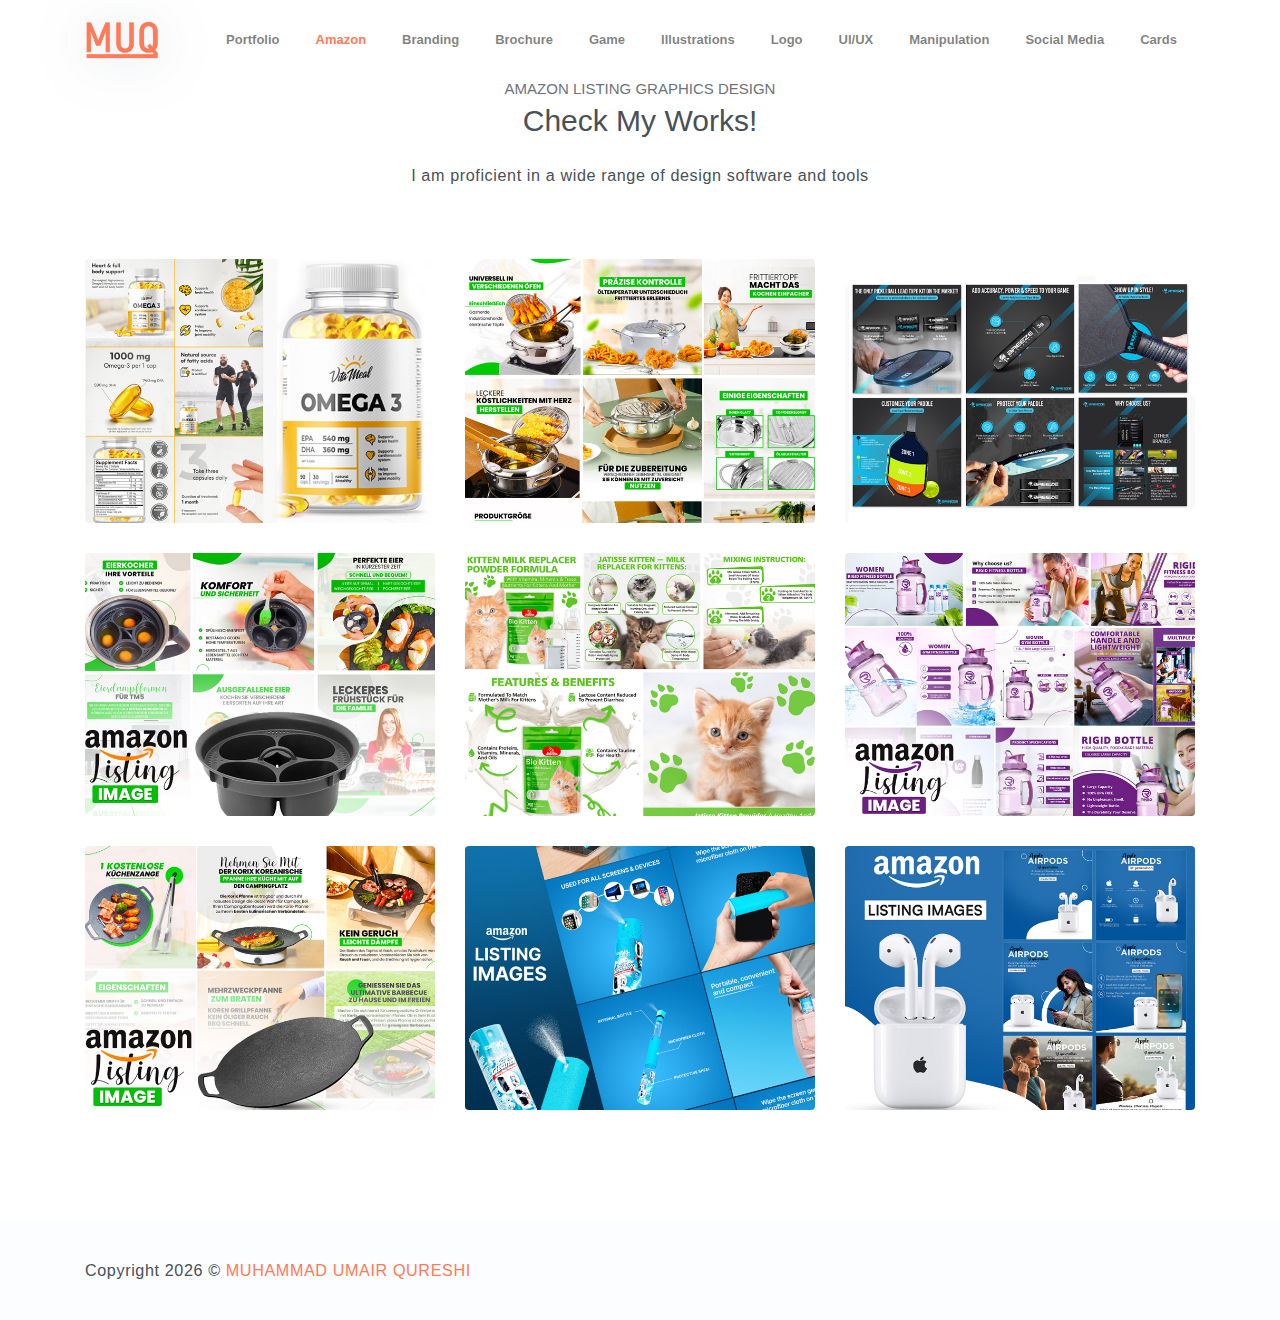
<file: amazonlisting-design.html>
<!DOCTYPE html>
<html lang="en">
<head>
	<meta charset="utf-8">
    <meta name="viewport" content="width=device-width, initial-scale=1, shrink-to-fit=no">
    <meta name="description" content="Start your development with Steller landing page.">
    <meta name="author" content="Devcrud">
    <title>Muhammad Umair | Senior Graphics Designer</title>
	<link rel="icon" type="image/x-icon" href="assets/imgs/favicon.png">
    <!-- font icons -->
    <link rel="stylesheet" href="assets/vendors/themify-icons/css/themify-icons.css">
    <!-- Bootstrap + Steller main styles -->
	<link rel="stylesheet" href="assets/css/steller.css">
</head>
<body data-spy="scroll" data-target=".navbar" data-offset="40" id="home">

    <!-- Page navigation -->
    <nav class="navbar navbar-expand-lg navbar-light fixed-top" data-spy="affix" data-offset-top="0">
        <div class="container">
            <a class="navbar-brand" href="#"><img src="assets/imgs/logo.png" alt=""></a>
            <button class="navbar-toggler" type="button" data-toggle="collapse" data-target="#navbarSupportedContent" aria-controls="navbarSupportedContent" aria-expanded="false" aria-label="Toggle navigation">
                <span class="navbar-toggler-icon"></span>
            </button>

            <div class="collapse navbar-collapse" id="navbarSupportedContent">
                <ul class="navbar-nav ml-auto align-items-center">
                    <li class="nav-item">
                        <a class="nav-link" href="portfolio.html">Portfolio</a>
                    </li>
					<li class="nav-item">
                        <a class="nav-link" href="#home">Amazon</a>
                    </li>
					<li class="nav-item">
                        <a class="nav-link" href="brandingpackaging-design.html">Branding</a>
                    </li>
					<li class="nav-item">
                        <a class="nav-link" href="brochure-design.html">Brochure</a>
                    </li>
					<li class="nav-item">
                        <a class="nav-link" href="game-design.html">Game</a>
                    </li>
					<li class="nav-item">
                        <a class="nav-link" href="illustrationgraphics-design.html">Illustrations</a>
                    </li>
					<li class="nav-item">
                        <a class="nav-link" href="logo-design.html">Logo</a>
                    </li>
					<li class="nav-item">
                        <a class="nav-link" href="mobileappsuiux-design.html">UI/UX</a>
                    </li>
					<li class="nav-item">
                        <a class="nav-link" href="phtomanipulation-design.html">Manipulation</a>
                    </li>
					<li class="nav-item">
                        <a class="nav-link" href="socialmediapost-design.html">Social Media</a>
                    </li>
					<li class="nav-item">
                        <a class="nav-link" href="visitingcard-design.html">Cards</a>
                    </li>
                </ul>
            </div>
        </div>          
    </nav>
    <!-- End of page navibation -->

   


    <!-- Portfolio section -->
    <section id="portfolio" class="section">
        <div class="container text-center">
            <h6 class="subtitle">AMAZON LISTING GRAPHICS DESIGN</h6>
            <h6 class="section-title mb-4">Check My Works!</h6>
            <p class="mb-5 pb-4">I am proficient in a wide range of design software and tools</p>

            <div class="row">
                <div class="col-sm-4">
					<!-- Start of 1 Coloumn -->
                    <div class="img-wrapper">
                        <img src="assets/imgs/ald-1.jpg" alt="">
                        <div class="overlay">
                            <div class="overlay-infos">
                                <h5>Concept Art</h5>
                                <a href="#"><i class="ti-zoom-in"></i></a>
                                <a href="#"><i class="ti-link"></i></a>
                            </div>  
                        </div>
                    </div>
					<div class="img-wrapper">
                        <img src="assets/imgs/ald-4.jpg" alt="">
                        <div class="overlay">
                            <div class="overlay-infos">
                                <h5>Concept Art</h5>
                                <a href="#"><i class="ti-zoom-in"></i></a>
                                <a href="#"><i class="ti-link"></i></a>
                            </div>  
                        </div>
                    </div>
					<div class="img-wrapper">
                        <img src="assets/imgs/ald-7.jpg" alt="">
                        <div class="overlay">
                            <div class="overlay-infos">
                                <h5>Concept Art</h5>
                                <a href="#"><i class="ti-zoom-in"></i></a>
                                <a href="#"><i class="ti-link"></i></a>
                            </div>  
                        </div>
                    </div>
					



					<!-- End of 1 Coloumn -->
                </div>
                <div class="col-sm-4">
					<!-- Start of 2 Coloumn -->
                    <div class="img-wrapper">
                        <img src="assets/imgs/ald-2.jpg" alt="">
                        <div class="overlay">
                            <div class="overlay-infos">
                                <h5>Concept Art</h5>
                                <a href="#"><i class="ti-zoom-in"></i></a>
                                <a href="#"><i class="ti-link"></i></a>
                            </div>  
                        </div>
                    </div>
					<div class="img-wrapper">
                        <img src="assets/imgs/ald-5.jpg" alt="">
                        <div class="overlay">
                            <div class="overlay-infos">
                                <h5>Concept Art</h5>
                                <a href="#"><i class="ti-zoom-in"></i></a>
                                <a href="#"><i class="ti-link"></i></a>
                            </div>  
                        </div>
                    </div>
					<div class="img-wrapper">
                        <img src="assets/imgs/ald-8.jpg" alt="">
                        <div class="overlay">
                            <div class="overlay-infos">
                                <h5>Concept Art</h5>
                                <a href="#"><i class="ti-zoom-in"></i></a>
                                <a href="#"><i class="ti-link"></i></a>
                            </div>  
                        </div>
                    </div>
					
					


					<!-- End of 2 Coloumn -->
                </div>
                <div class="col-sm-4">
					<!-- Start of 3 Coloumn -->
                    <div class="img-wrapper">
                        <img src="assets/imgs/ald-3.jpg" alt="">
                        <div class="overlay">
                            <div class="overlay-infos">
                                <h5>Concept Art</h5>
                                <a href="#"><i class="ti-zoom-in"></i></a>
                                <a href="#"><i class="ti-link"></i></a>
                            </div>  
                        </div>
                    </div>
					<div class="img-wrapper">
                        <img src="assets/imgs/ald-6.jpg" alt="">
                        <div class="overlay">
                            <div class="overlay-infos">
                                <h5>Concept Art</h5>
                                <a href="#"><i class="ti-zoom-in"></i></a>
                                <a href="#"><i class="ti-link"></i></a>
                            </div>  
                        </div>
                    </div>
					<div class="img-wrapper">
                        <img src="assets/imgs/ald-9.jpg" alt="">
                        <div class="overlay">
                            <div class="overlay-infos">
                                <h5>Concept Art</h5>
                                <a href="#"><i class="ti-zoom-in"></i></a>
                                <a href="#"><i class="ti-link"></i></a>
                            </div>  
                        </div>
                    </div>
					
					


					<!-- End of 3 Coloumn -->
                </div>
            </div>

        </div>
    </section>
    <!-- End of portfolio section -->

    <!-- Page Footer -->
    <footer class="page-footer">
        <div class="container">
            <div class="row align-items-center">
                <div class="col-sm-6">
                    <p>Copyright <script>document.write(new Date().getFullYear())</script> &copy; <a href="#">MUHAMMAD UMAIR QURESHI</a></p>
                </div>
            </div>
        </div>
    </footer> 
    <!-- End of page footer -->
	
	<!-- core  -->
    <script src="assets/vendors/jquery/jquery-3.4.1.js"></script>
    <script src="assets/vendors/bootstrap/bootstrap.bundle.js"></script>
    <!-- bootstrap 3 affix -->
	<script src="assets/vendors/bootstrap/bootstrap.affix.js"></script>

    <!-- steller js -->
    <script src="assets/js/steller.js"></script>

</body>
</html>
</file>
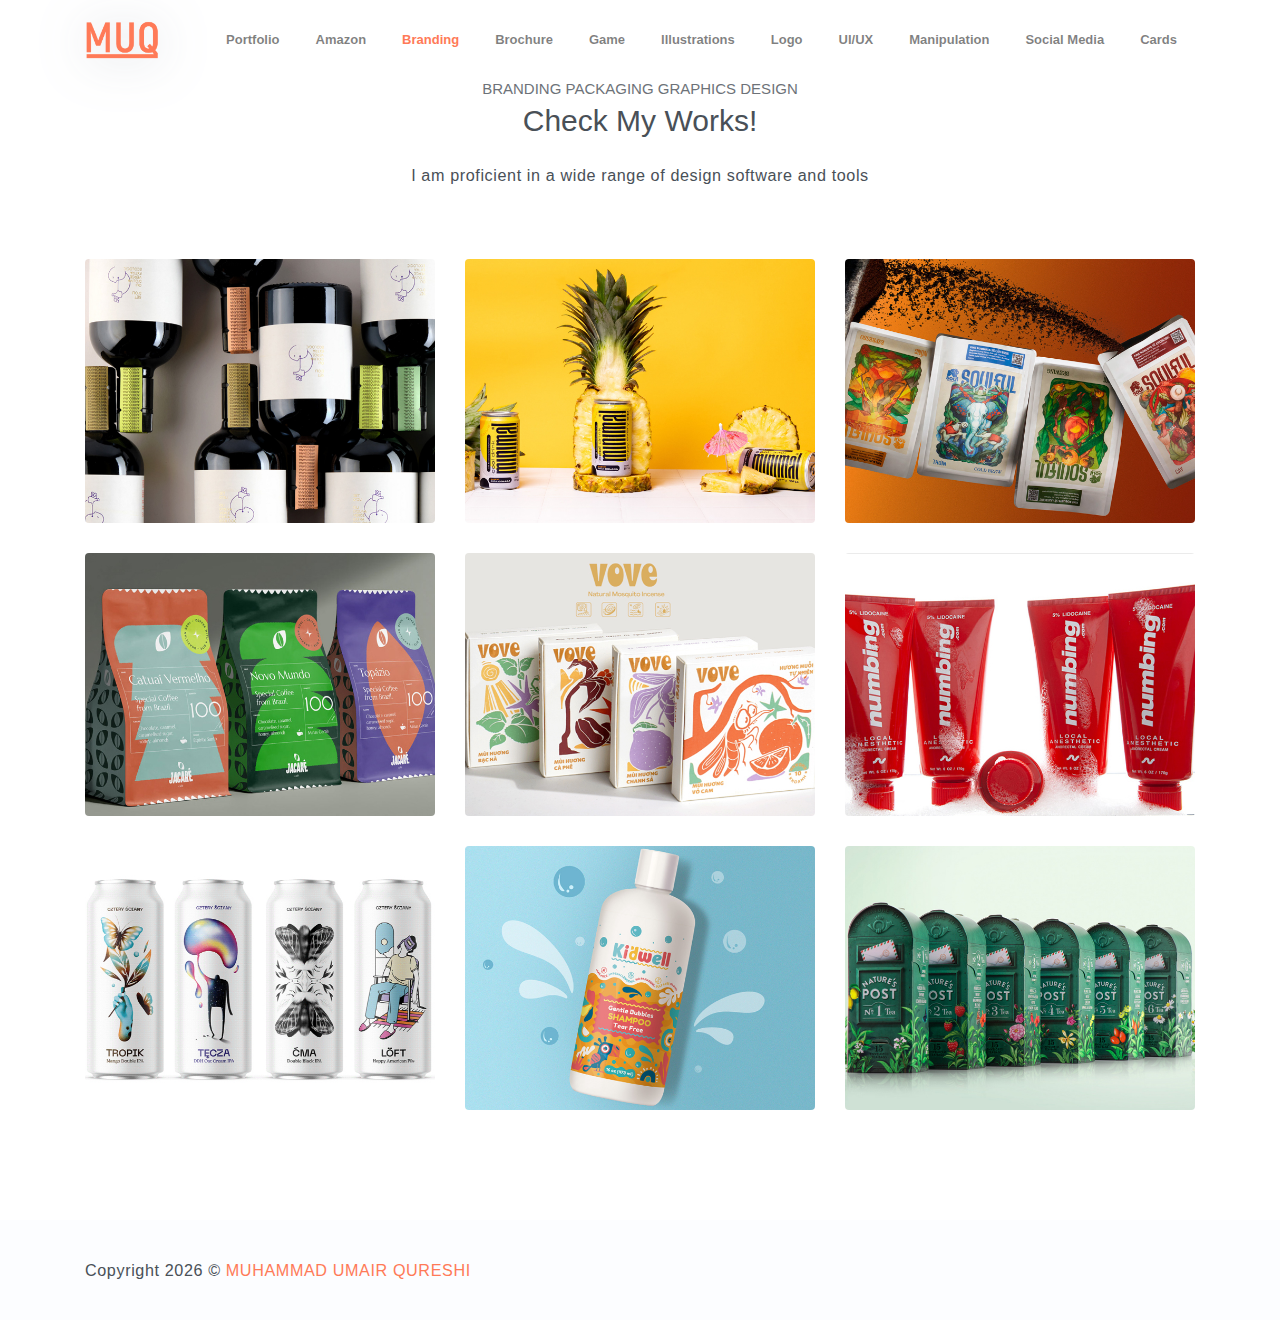
<file: brandingpackaging-design.html>
<!DOCTYPE html>
<html lang="en">
<head>
	<meta charset="utf-8">
    <meta name="viewport" content="width=device-width, initial-scale=1, shrink-to-fit=no">
    <meta name="description" content="Start your development with Steller landing page.">
    <meta name="author" content="Devcrud">
    <title>Muhammad Umair | Senior Graphics Designer</title>
	<link rel="icon" type="image/x-icon" href="assets/imgs/favicon.png">
    <!-- font icons -->
    <link rel="stylesheet" href="assets/vendors/themify-icons/css/themify-icons.css">
    <!-- Bootstrap + Steller main styles -->
	<link rel="stylesheet" href="assets/css/steller.css">
</head>
<body data-spy="scroll" data-target=".navbar" data-offset="40" id="home">

    <!-- Page navigation -->
    <nav class="navbar navbar-expand-lg navbar-light fixed-top" data-spy="affix" data-offset-top="0">
        <div class="container">
            <a class="navbar-brand" href="#"><img src="assets/imgs/logo.png" alt=""></a>
            <button class="navbar-toggler" type="button" data-toggle="collapse" data-target="#navbarSupportedContent" aria-controls="navbarSupportedContent" aria-expanded="false" aria-label="Toggle navigation">
                <span class="navbar-toggler-icon"></span>
            </button>

            <div class="collapse navbar-collapse" id="navbarSupportedContent">
                <ul class="navbar-nav ml-auto align-items-center">
                    <li class="nav-item">
                        <a class="nav-link" href="portfolio.html">Portfolio</a>
                    </li>
					<li class="nav-item">
                        <a class="nav-link" href="amazonlisting-design.html">Amazon</a>
                    </li>
					<li class="nav-item">
                        <a class="nav-link" href="#home">Branding</a>
                    </li>
					<li class="nav-item">
                        <a class="nav-link" href="brochure-design.html">Brochure</a>
                    </li>
					<li class="nav-item">
                        <a class="nav-link" href="game-design.html">Game</a>
                    </li>
					<li class="nav-item">
                        <a class="nav-link" href="illustrationgraphics-design.html">Illustrations</a>
                    </li>
					<li class="nav-item">
                        <a class="nav-link" href="logo-design.html">Logo</a>
                    </li>
					<li class="nav-item">
                        <a class="nav-link" href="mobileappsuiux-design.html">UI/UX</a>
                    </li>
					<li class="nav-item">
                        <a class="nav-link" href="phtomanipulation-design.html">Manipulation</a>
                    </li>
					<li class="nav-item">
                        <a class="nav-link" href="socialmediapost-design.html">Social Media</a>
                    </li>
					<li class="nav-item">
                        <a class="nav-link" href="visitingcard-design.html">Cards</a>
                    </li>
                </ul>
            </div>
        </div>          
    </nav>
    <!-- End of page navibation -->

   


    <!-- Portfolio section -->
    <section id="portfolio" class="section">
        <div class="container text-center">
            <h6 class="subtitle">BRANDING PACKAGING GRAPHICS DESIGN</h6>
            <h6 class="section-title mb-4">Check My Works!</h6>
            <p class="mb-5 pb-4">I am proficient in a wide range of design software and tools</p>

            <div class="row">
                <div class="col-sm-4">
					<!-- Start of 1 Coloumn -->
                    <div class="img-wrapper">
                        <img src="assets/imgs/bpd-1.jpg" alt="">
                        <div class="overlay">
                            <div class="overlay-infos">
                                <h5>Concept Art</h5>
                                <a href="#"><i class="ti-zoom-in"></i></a>
                                <a href="#"><i class="ti-link"></i></a>
                            </div>  
                        </div>
                    </div>
					<div class="img-wrapper">
                        <img src="assets/imgs/bpd-4.jpg" alt="">
                        <div class="overlay">
                            <div class="overlay-infos">
                                <h5>Concept Art</h5>
                                <a href="#"><i class="ti-zoom-in"></i></a>
                                <a href="#"><i class="ti-link"></i></a>
                            </div>  
                        </div>
                    </div>
					<div class="img-wrapper">
                        <img src="assets/imgs/bpd-7.jpg" alt="">
                        <div class="overlay">
                            <div class="overlay-infos">
                                <h5>Concept Art</h5>
                                <a href="#"><i class="ti-zoom-in"></i></a>
                                <a href="#"><i class="ti-link"></i></a>
                            </div>  
                        </div>
                    </div>
					



					<!-- End of 1 Coloumn -->
                </div>
                <div class="col-sm-4">
					<!-- Start of 2 Coloumn -->
                    <div class="img-wrapper">
                        <img src="assets/imgs/bpd-2.jpg" alt="">
                        <div class="overlay">
                            <div class="overlay-infos">
                                <h5>Concept Art</h5>
                                <a href="#"><i class="ti-zoom-in"></i></a>
                                <a href="#"><i class="ti-link"></i></a>
                            </div>  
                        </div>
                    </div>
					<div class="img-wrapper">
                        <img src="assets/imgs/bpd-5.jpg" alt="">
                        <div class="overlay">
                            <div class="overlay-infos">
                                <h5>Concept Art</h5>
                                <a href="#"><i class="ti-zoom-in"></i></a>
                                <a href="#"><i class="ti-link"></i></a>
                            </div>  
                        </div>
                    </div>
					<div class="img-wrapper">
                        <img src="assets/imgs/bpd-8.jpg" alt="">
                        <div class="overlay">
                            <div class="overlay-infos">
                                <h5>Concept Art</h5>
                                <a href="#"><i class="ti-zoom-in"></i></a>
                                <a href="#"><i class="ti-link"></i></a>
                            </div>  
                        </div>
                    </div>
					
					


					<!-- End of 2 Coloumn -->
                </div>
                <div class="col-sm-4">
					<!-- Start of 3 Coloumn -->
                    <div class="img-wrapper">
                        <img src="assets/imgs/bpd-3.jpg" alt="">
                        <div class="overlay">
                            <div class="overlay-infos">
                                <h5>Concept Art</h5>
                                <a href="#"><i class="ti-zoom-in"></i></a>
                                <a href="#"><i class="ti-link"></i></a>
                            </div>  
                        </div>
                    </div>
					<div class="img-wrapper">
                        <img src="assets/imgs/bpd-6.jpg" alt="">
                        <div class="overlay">
                            <div class="overlay-infos">
                                <h5>Concept Art</h5>
                                <a href="#"><i class="ti-zoom-in"></i></a>
                                <a href="#"><i class="ti-link"></i></a>
                            </div>  
                        </div>
                    </div>
					<div class="img-wrapper">
                        <img src="assets/imgs/bpd-9.jpg" alt="">
                        <div class="overlay">
                            <div class="overlay-infos">
                                <h5>Concept Art</h5>
                                <a href="#"><i class="ti-zoom-in"></i></a>
                                <a href="#"><i class="ti-link"></i></a>
                            </div>  
                        </div>
                    </div>
					
					


					<!-- End of 3 Coloumn -->
                </div>
            </div>

        </div>
    </section>
    <!-- End of portfolio section -->

    <!-- Page Footer -->
    <footer class="page-footer">
        <div class="container">
            <div class="row align-items-center">
                <div class="col-sm-6">
                    <p>Copyright <script>document.write(new Date().getFullYear())</script> &copy; <a href="#">MUHAMMAD UMAIR QURESHI</a></p>
                </div>
            </div>
        </div>
    </footer> 
    <!-- End of page footer -->
	
	<!-- core  -->
    <script src="assets/vendors/jquery/jquery-3.4.1.js"></script>
    <script src="assets/vendors/bootstrap/bootstrap.bundle.js"></script>
    <!-- bootstrap 3 affix -->
	<script src="assets/vendors/bootstrap/bootstrap.affix.js"></script>

    <!-- steller js -->
    <script src="assets/js/steller.js"></script>

</body>
</html>
</file>
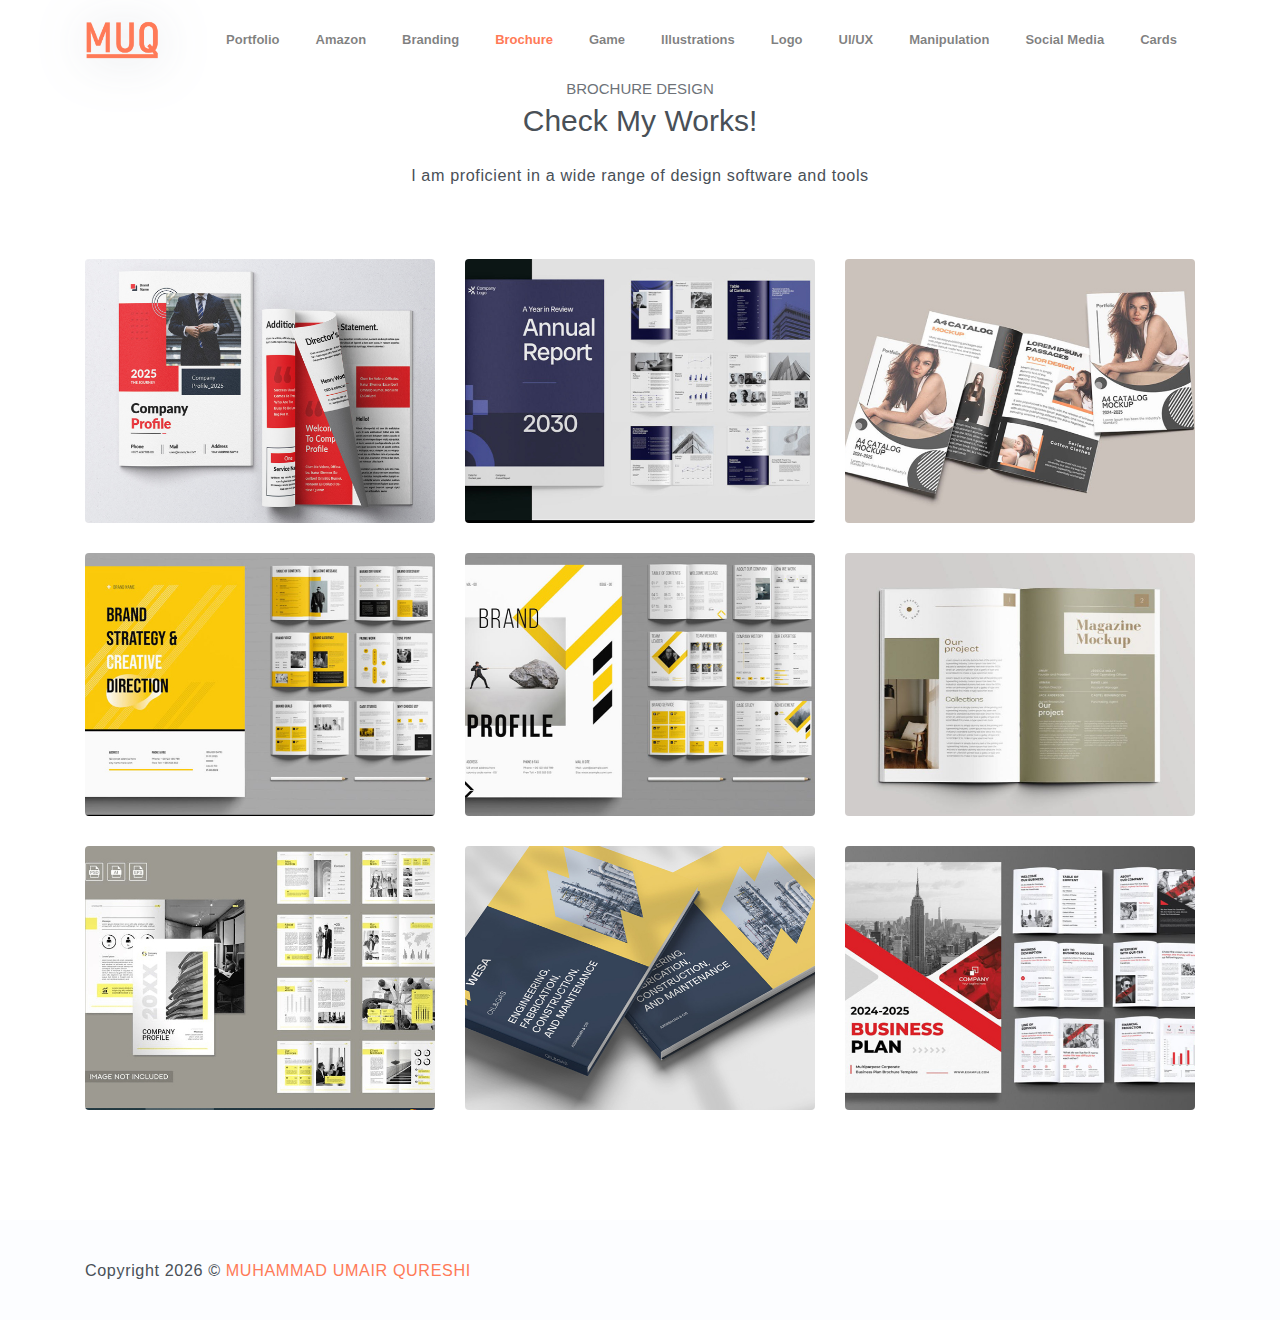
<file: brochure-design.html>
<!DOCTYPE html>
<html lang="en">
<head>
	<meta charset="utf-8">
    <meta name="viewport" content="width=device-width, initial-scale=1, shrink-to-fit=no">
    <meta name="description" content="Start your development with Steller landing page.">
    <meta name="author" content="Devcrud">
    <title>Muhammad Umair | Senior Graphics Designer</title>
	<link rel="icon" type="image/x-icon" href="assets/imgs/favicon.png">
    <!-- font icons -->
    <link rel="stylesheet" href="assets/vendors/themify-icons/css/themify-icons.css">
    <!-- Bootstrap + Steller main styles -->
	<link rel="stylesheet" href="assets/css/steller.css">
</head>
<body data-spy="scroll" data-target=".navbar" data-offset="40" id="home">

    <!-- Page navigation -->
    <nav class="navbar navbar-expand-lg navbar-light fixed-top" data-spy="affix" data-offset-top="0">
        <div class="container">
            <a class="navbar-brand" href="#"><img src="assets/imgs/logo.png" alt=""></a>
            <button class="navbar-toggler" type="button" data-toggle="collapse" data-target="#navbarSupportedContent" aria-controls="navbarSupportedContent" aria-expanded="false" aria-label="Toggle navigation">
                <span class="navbar-toggler-icon"></span>
            </button>

            <div class="collapse navbar-collapse" id="navbarSupportedContent">
                <ul class="navbar-nav ml-auto align-items-center">
                    <li class="nav-item">
                        <a class="nav-link" href="portfolio.html">Portfolio</a>
                    </li>
					<li class="nav-item">
                        <a class="nav-link" href="amazonlisting-design.html">Amazon</a>
                    </li>
					<li class="nav-item">
                        <a class="nav-link" href="brandingpackaging-design.html">Branding</a>
                    </li>
					<li class="nav-item">
                        <a class="nav-link" href="#home">Brochure</a>
                    </li>
					<li class="nav-item">
                        <a class="nav-link" href="game-design.html">Game</a>
                    </li>
					<li class="nav-item">
                        <a class="nav-link" href="illustrationgraphics-design.html">Illustrations</a>
                    </li>
					<li class="nav-item">
                        <a class="nav-link" href="logo-design.html">Logo</a>
                    </li>
					<li class="nav-item">
                        <a class="nav-link" href="mobileappsuiux-design.html">UI/UX</a>
                    </li>
					<li class="nav-item">
                        <a class="nav-link" href="phtomanipulation-design.html">Manipulation</a>
                    </li>
					<li class="nav-item">
                        <a class="nav-link" href="socialmediapost-design.html">Social Media</a>
                    </li>
					<li class="nav-item">
                        <a class="nav-link" href="visitingcard-design.html">Cards</a>
                    </li>
                </ul>
            </div>
        </div>          
    </nav>
    <!-- End of page navibation -->

   


    <!-- Portfolio section -->
    <section id="portfolio" class="section">
        <div class="container text-center">
            <h6 class="subtitle">BROCHURE DESIGN</h6>
            <h6 class="section-title mb-4">Check My Works!</h6>
            <p class="mb-5 pb-4">I am proficient in a wide range of design software and tools</p>

            <div class="row">
                <div class="col-sm-4">
					<!-- Start of 1 Coloumn -->
                    <div class="img-wrapper">
                        <img src="assets/imgs/bd-1.jpg" alt="">
                        <div class="overlay">
                            <div class="overlay-infos">
                                <h5>Concept Art</h5>
                                <a href="#"><i class="ti-zoom-in"></i></a>
                                <a href="#"><i class="ti-link"></i></a>
                            </div>  
                        </div>
                    </div>
					<div class="img-wrapper">
                        <img src="assets/imgs/bd-4.jpg" alt="">
                        <div class="overlay">
                            <div class="overlay-infos">
                                <h5>Concept Art</h5>
                                <a href="#"><i class="ti-zoom-in"></i></a>
                                <a href="#"><i class="ti-link"></i></a>
                            </div>  
                        </div>
                    </div>
					<div class="img-wrapper">
                        <img src="assets/imgs/bd-7.jpg" alt="">
                        <div class="overlay">
                            <div class="overlay-infos">
                                <h5>Concept Art</h5>
                                <a href="#"><i class="ti-zoom-in"></i></a>
                                <a href="#"><i class="ti-link"></i></a>
                            </div>  
                        </div>
                    </div>
					



					<!-- End of 1 Coloumn -->
                </div>
                <div class="col-sm-4">
					<!-- Start of 2 Coloumn -->
                    <div class="img-wrapper">
                        <img src="assets/imgs/bd-2.jpg" alt="">
                        <div class="overlay">
                            <div class="overlay-infos">
                                <h5>Concept Art</h5>
                                <a href="#"><i class="ti-zoom-in"></i></a>
                                <a href="#"><i class="ti-link"></i></a>
                            </div>  
                        </div>
                    </div>
					<div class="img-wrapper">
                        <img src="assets/imgs/bd-5.jpg" alt="">
                        <div class="overlay">
                            <div class="overlay-infos">
                                <h5>Concept Art</h5>
                                <a href="#"><i class="ti-zoom-in"></i></a>
                                <a href="#"><i class="ti-link"></i></a>
                            </div>  
                        </div>
                    </div>
					<div class="img-wrapper">
                        <img src="assets/imgs/bd-8.jpg" alt="">
                        <div class="overlay">
                            <div class="overlay-infos">
                                <h5>Concept Art</h5>
                                <a href="#"><i class="ti-zoom-in"></i></a>
                                <a href="#"><i class="ti-link"></i></a>
                            </div>  
                        </div>
                    </div>
					
					


					<!-- End of 2 Coloumn -->
                </div>
                <div class="col-sm-4">
					<!-- Start of 3 Coloumn -->
                    <div class="img-wrapper">
                        <img src="assets/imgs/bd-3.jpg" alt="">
                        <div class="overlay">
                            <div class="overlay-infos">
                                <h5>Concept Art</h5>
                                <a href="#"><i class="ti-zoom-in"></i></a>
                                <a href="#"><i class="ti-link"></i></a>
                            </div>  
                        </div>
                    </div>
					<div class="img-wrapper">
                        <img src="assets/imgs/bd-6.jpg" alt="">
                        <div class="overlay">
                            <div class="overlay-infos">
                                <h5>Concept Art</h5>
                                <a href="#"><i class="ti-zoom-in"></i></a>
                                <a href="#"><i class="ti-link"></i></a>
                            </div>  
                        </div>
                    </div>
					<div class="img-wrapper">
                        <img src="assets/imgs/bd-9.jpg" alt="">
                        <div class="overlay">
                            <div class="overlay-infos">
                                <h5>Concept Art</h5>
                                <a href="#"><i class="ti-zoom-in"></i></a>
                                <a href="#"><i class="ti-link"></i></a>
                            </div>  
                        </div>
                    </div>
					
					


					<!-- End of 3 Coloumn -->
                </div>
            </div>

        </div>
    </section>
    <!-- End of portfolio section -->

    <!-- Page Footer -->
    <footer class="page-footer">
        <div class="container">
            <div class="row align-items-center">
                <div class="col-sm-6">
                    <p>Copyright <script>document.write(new Date().getFullYear())</script> &copy; <a href="#">MUHAMMAD UMAIR QURESHI</a></p>
                </div>
            </div>
        </div>
    </footer> 
    <!-- End of page footer -->
	
	<!-- core  -->
    <script src="assets/vendors/jquery/jquery-3.4.1.js"></script>
    <script src="assets/vendors/bootstrap/bootstrap.bundle.js"></script>
    <!-- bootstrap 3 affix -->
	<script src="assets/vendors/bootstrap/bootstrap.affix.js"></script>

    <!-- steller js -->
    <script src="assets/js/steller.js"></script>

</body>
</html>
</file>
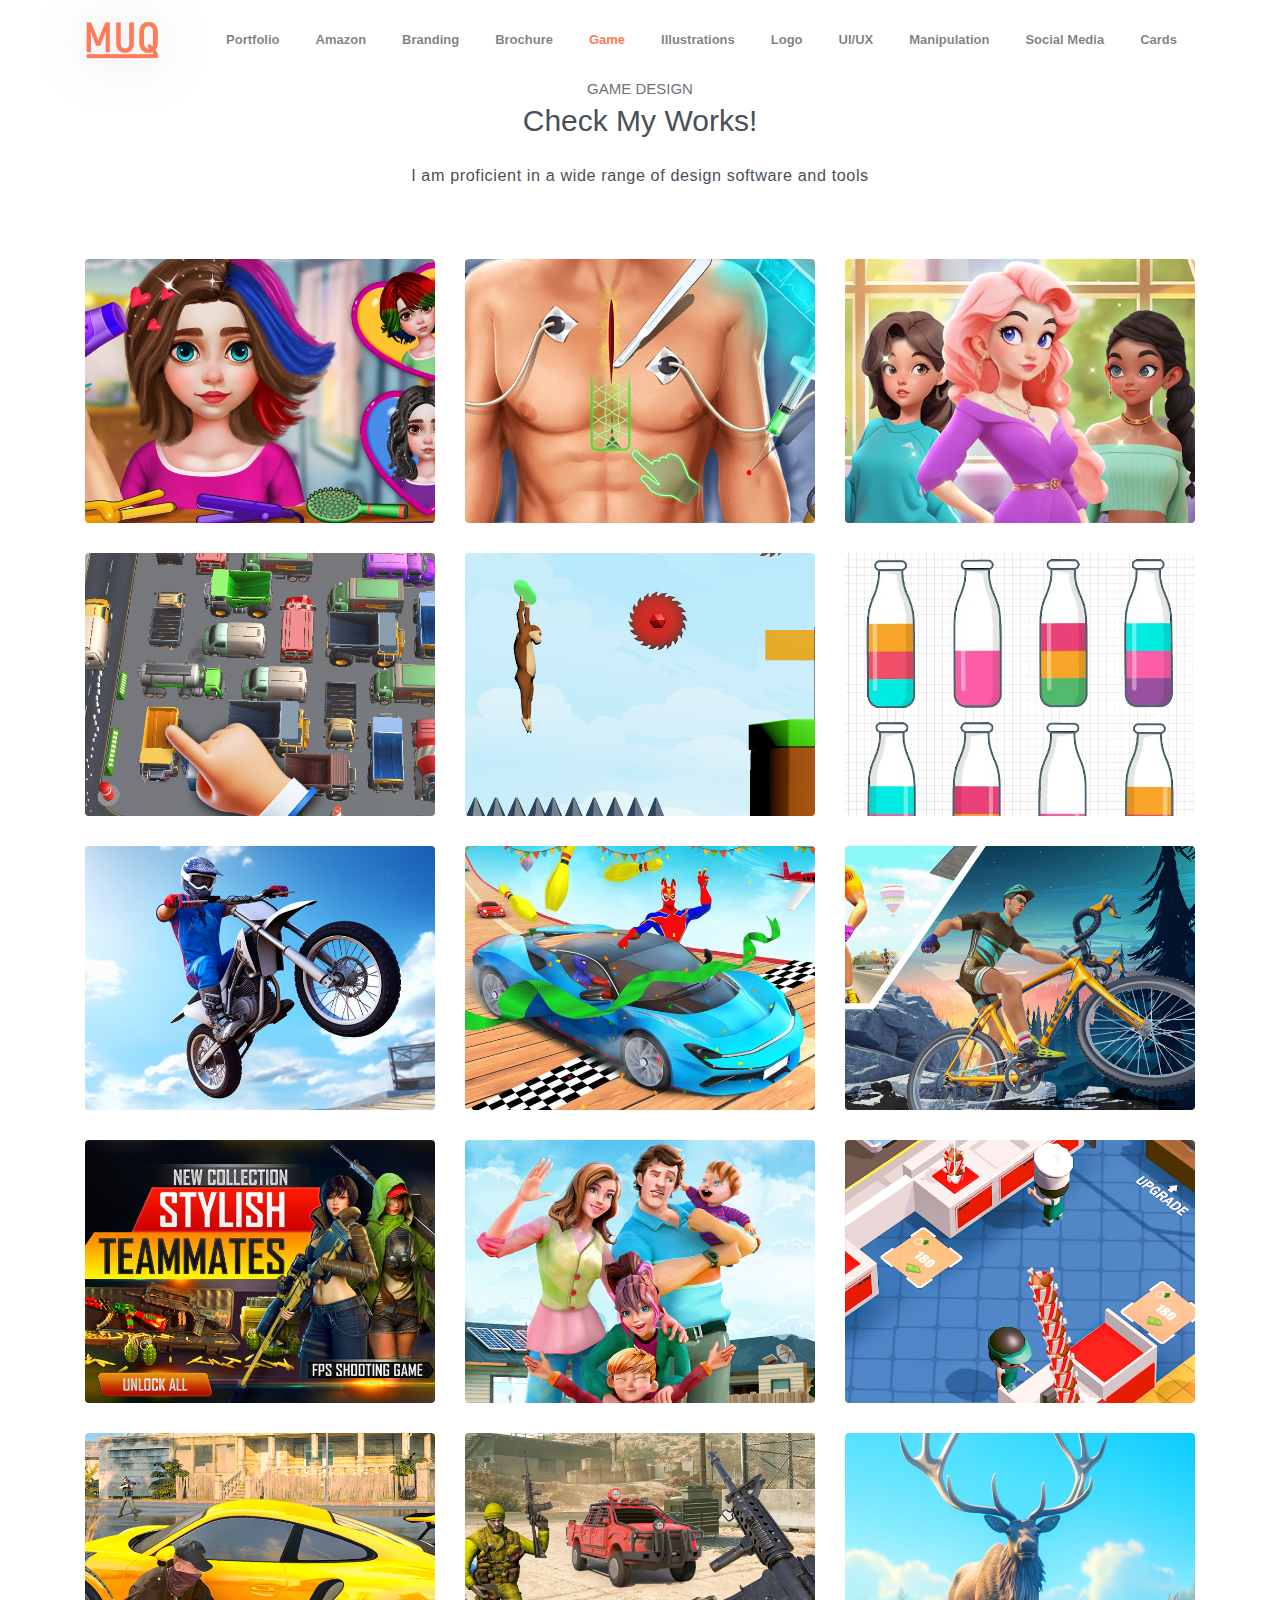
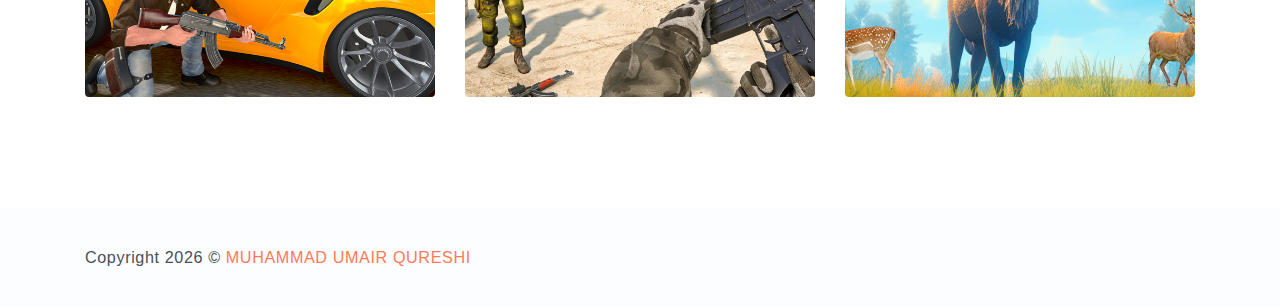
<file: game-design.html>
<!DOCTYPE html>
<html lang="en">
<head>
	<meta charset="utf-8">
    <meta name="viewport" content="width=device-width, initial-scale=1, shrink-to-fit=no">
    <meta name="description" content="Start your development with Steller landing page.">
    <meta name="author" content="Devcrud">
    <title>Muhammad Umair | Senior Graphics Designer</title>
	<link rel="icon" type="image/x-icon" href="assets/imgs/favicon.png">
    <!-- font icons -->
    <link rel="stylesheet" href="assets/vendors/themify-icons/css/themify-icons.css">
    <!-- Bootstrap + Steller main styles -->
	<link rel="stylesheet" href="assets/css/steller.css">
</head>
<body data-spy="scroll" data-target=".navbar" data-offset="40" id="home">

    <!-- Page navigation -->
    <nav class="navbar navbar-expand-lg navbar-light fixed-top" data-spy="affix" data-offset-top="0">
        <div class="container">
            <a class="navbar-brand" href="#"><img src="assets/imgs/logo.png" alt=""></a>
            <button class="navbar-toggler" type="button" data-toggle="collapse" data-target="#navbarSupportedContent" aria-controls="navbarSupportedContent" aria-expanded="false" aria-label="Toggle navigation">
                <span class="navbar-toggler-icon"></span>
            </button>

            <div class="collapse navbar-collapse" id="navbarSupportedContent">
                <ul class="navbar-nav ml-auto align-items-center">
                    <li class="nav-item">
                        <a class="nav-link" href="portfolio.html">Portfolio</a>
                    </li>
					<li class="nav-item">
                        <a class="nav-link" href="amazonlisting-design.html">Amazon</a>
                    </li>
					<li class="nav-item">
                        <a class="nav-link" href="brandingpackaging-design.html">Branding</a>
                    </li>
					<li class="nav-item">
                        <a class="nav-link" href="brochure-design.html">Brochure</a>
                    </li>
					<li class="nav-item">
                        <a class="nav-link" href="#home">Game</a>
                    </li>
					<li class="nav-item">
                        <a class="nav-link" href="illustrationgraphics-design.html">Illustrations</a>
                    </li>
					<li class="nav-item">
                        <a class="nav-link" href="logo-design.html">Logo</a>
                    </li>
					<li class="nav-item">
                        <a class="nav-link" href="mobileappsuiux-design.html">UI/UX</a>
                    </li>
					<li class="nav-item">
                        <a class="nav-link" href="phtomanipulation-design.html">Manipulation</a>
                    </li>
					<li class="nav-item">
                        <a class="nav-link" href="socialmediapost-design.html">Social Media</a>
                    </li>
					<li class="nav-item">
                        <a class="nav-link" href="visitingcard-design.html">Cards</a>
                    </li>
                </ul>
            </div>
        </div>          
    </nav>
    <!-- End of page navibation -->

   


    <!-- Portfolio section -->
    <section id="portfolio" class="section">
        <div class="container text-center">
            <h6 class="subtitle">GAME DESIGN</h6>
            <h6 class="section-title mb-4">Check My Works!</h6>
            <p class="mb-5 pb-4">I am proficient in a wide range of design software and tools</p>

            <div class="row">
                <div class="col-sm-4">
					<!-- Start of 1 Coloumn -->
                    <div class="img-wrapper">
                        <img src="assets/imgs/gd-1.jpg" alt="">
                        <div class="overlay">
                            <div class="overlay-infos">
                                <h5>Barber Game</h5>
                                <a href="javascript:void(0)"><i class="ti-zoom-in"></i></a>
                                <a href="https://play.google.com/store/apps/details?id=com.fun.crazy.barber.shop2" target="_blank"><i class="ti-link"></i></a>
                            </div>  
                        </div>
                    </div>
					<div class="img-wrapper">
                        <img src="assets/imgs/gd-4.jpg" alt="">
                        <div class="overlay">
                            <div class="overlay-infos">
                                <h5>Truck Parking Jam</h5>
                                <a href="javascript:void(0)"><i class="ti-zoom-in"></i></a>
                                <a href="https://play.google.com/store/apps/details?id=com.pgstudio.park.truck.parking.game" target="_blank"><i class="ti-link"></i></a>
                            </div>  
                        </div>
                    </div>
					<div class="img-wrapper">
                        <img src="assets/imgs/gd-7.jpg" alt="">
                        <div class="overlay">
                            <div class="overlay-infos">
                                <h5>Bike Stunts</h5>
                                <a href="javascript:void(0)"><i class="ti-zoom-in"></i></a>
                                <a href="https://play.google.com/store/apps/details?id=com.pgstudio.motobike.stuntmaster" target="_blank"><i class="ti-link"></i></a>
                            </div>  
                        </div>
                    </div>
					<div class="img-wrapper">
                        <img src="assets/imgs/gd-10.jpg" alt="">
                        <div class="overlay">
                            <div class="overlay-infos">
                                <h5>FPS Strike </h5>
                                <a href="javascript:void(0)"><i class="ti-zoom-in"></i></a>
                                <a href="https://play.google.com/store/apps/details?id=com.pgstudio.fps.counterterrorist.commandomission" target="_blank"><i class="ti-link"></i></a>
                            </div>  
                        </div>
                    </div>
					<div class="img-wrapper">
                        <img src="assets/imgs/gd-13.jpg" alt="">
                        <div class="overlay">
                            <div class="overlay-infos">
                                <h5>Gangster Game</h5>
                                <a href="javascript:void(0)"><i class="ti-zoom-in"></i></a>
                                <a href="https://play.google.com/store/apps/details?id=com.wkg.gangster.city.crime.monster" target="_blank"><i class="ti-link"></i></a>
                            </div>  
                        </div>
                    </div>
					



					<!-- End of 1 Coloumn -->
                </div>
                <div class="col-sm-4">
					<!-- Start of 2 Coloumn -->
                    <div class="img-wrapper">
                        <img src="assets/imgs/gd-2.jpg" alt="">
                        <div class="overlay">
                            <div class="overlay-infos">
                                <h5>Heart Surgery</h5>
                                <a href="javascript:void(0)"><i class="ti-zoom-in"></i></a>
                                <a href="https://play.google.com/store/apps/details?id=com.yoyofun.heart.surgery.doctor.emergency.hospital.games" target="_blank"><i class="ti-link"></i></a>
                            </div>  
                        </div>
                    </div>
					<div class="img-wrapper">
                        <img src="assets/imgs/gd-5.jpg" alt="">
                        <div class="overlay">
                            <div class="overlay-infos">
                                <h5>Draw Flight</h5>
                                <a href="javascript:void(0)"><i class="ti-zoom-in"></i></a>
                                <a href="https://play.google.com/store/apps/details?id=com.pgstudio.puzzlegame.drawflight" target="_blank"><i class="ti-link"></i></a>
                            </div>  
                        </div>
                    </div>
					<div class="img-wrapper">
                        <img src="assets/imgs/gd-8.jpg" alt="">
                        <div class="overlay">
                            <div class="overlay-infos">
                                <h5>Car Stunt</h5>
                                <a href="javascript:void(0)"><i class="ti-zoom-in"></i></a>
                                <a href="https://play.google.com/store/apps/details?id=com.pgstudio.horse.robot.impossibletracks.stuntdriving.simulator" target="_blank"><i class="ti-link"></i></a>
                            </div>  
                        </div>
                    </div>
					<div class="img-wrapper">
                        <img src="assets/imgs/gd-11.jpg" alt="">
                        <div class="overlay">
                            <div class="overlay-infos">
                                <h5>Happy Home</h5>
                                <a href="javascript:void(0)"><i class="ti-zoom-in"></i></a>
                                <a href="https://play.google.com/store/apps/details?id=com.te.virtual.family.mother" target="_blank"><i class="ti-link"></i></a>
                            </div>  
                        </div>
                    </div>
					<div class="img-wrapper">
                        <img src="assets/imgs/gd-14.jpg" alt="">
                        <div class="overlay">
                            <div class="overlay-infos">
                                <h5>FPS Shooting</h5>
                                <a href="javascript:void(0)"><i class="ti-zoom-in"></i></a>
                                <a href="https://play.google.com/store/apps/details?id=com.wkg.fps.fire.gun.shooting.games" target="_blank"><i class="ti-link"></i></a>
                            </div>  
                        </div>
                    </div>
					
					


					<!-- End of 2 Coloumn -->
                </div>
                <div class="col-sm-4">
					<!-- Start of 3 Coloumn -->
                    <div class="img-wrapper">
                        <img src="assets/imgs/gd-3.jpg" alt="">
                        <div class="overlay">
                            <div class="overlay-infos">
                                <h5>Dress Up Game</h5>
                                <a href="javascript:void(0)"><i class="ti-zoom-in"></i></a>
                                <a href="https://play.google.com/store/apps/details?id=com.modelshow.fashionfantasy.makeover.dressup.makeup.ASMRgame" target="_blank"><i class="ti-link"></i></a>
                            </div>  
                        </div>
                    </div>
					<div class="img-wrapper">
                        <img src="assets/imgs/gd-6.jpg" alt="">
                        <div class="overlay">
                            <div class="overlay-infos">
                                <h5>Water Sort</h5>
                                <a href="javascript:void(0)"><i class="ti-zoom-in"></i></a>
                                <a href="https://play.google.com/store/apps/details?id=com.pgstudio.lineandwater.watersort3d.filltheglass" target="_blank"><i class="ti-link"></i></a>
                            </div>  
                        </div>
                    </div>
					<div class="img-wrapper">
                        <img src="assets/imgs/gd-9.jpg" alt="">
                        <div class="overlay">
                            <div class="overlay-infos">
                                <h5>BMX Stunt</h5>
                                <a href="javascript:void(0)"><i class="ti-zoom-in"></i></a>
                                <a href="https://play.google.com/store/apps/details?id=com.pgstudio.bmxflip.cyclestunt.bmxstunt.stuntgame" target="_blank"><i class="ti-link"></i></a>
                            </div>  
                        </div>
                    </div>
					<div class="img-wrapper">
                        <img src="assets/imgs/gd-12.jpg" alt="">
                        <div class="overlay">
                            <div class="overlay-infos">
                                <h5>Idle Roast</h5>
                                <a href="javascript:void(0)"><i class="ti-zoom-in"></i></a>
                                <a href="https://play.google.com/store/apps/details?id=com.te.highschool.policehero.dog" target="_blank"><i class="ti-link"></i></a>
                            </div>  
                        </div>
                    </div>
					<div class="img-wrapper">
                        <img src="assets/imgs/gd-15.jpg" alt="">
                        <div class="overlay">
                            <div class="overlay-infos">
                                <h5>Animal Hunting</h5>
                                <a href="javascript:void(0)"><i class="ti-zoom-in"></i></a>
                                <a href="https://play.google.com/store/apps/details?id=com.wkg.wild.animals.hunting.gun.games" target="_blank"><i class="ti-link"></i></a>
                            </div>  
                        </div>
                    </div>
					


					<!-- End of 3 Coloumn -->
                </div>
            </div>

        </div>
    </section>
    <!-- End of portfolio section -->

    <!-- Page Footer -->
    <footer class="page-footer">
        <div class="container">
            <div class="row align-items-center">
                <div class="col-sm-6">
                    <p>Copyright <script>document.write(new Date().getFullYear())</script> &copy; <a href="#">MUHAMMAD UMAIR QURESHI</a></p>
                </div>
            </div>
        </div>
    </footer> 
    <!-- End of page footer -->
	
	<!-- core  -->
    <script src="assets/vendors/jquery/jquery-3.4.1.js"></script>
    <script src="assets/vendors/bootstrap/bootstrap.bundle.js"></script>
    <!-- bootstrap 3 affix -->
	<script src="assets/vendors/bootstrap/bootstrap.affix.js"></script>

    <!-- steller js -->
    <script src="assets/js/steller.js"></script>

</body>
</html>
</file>
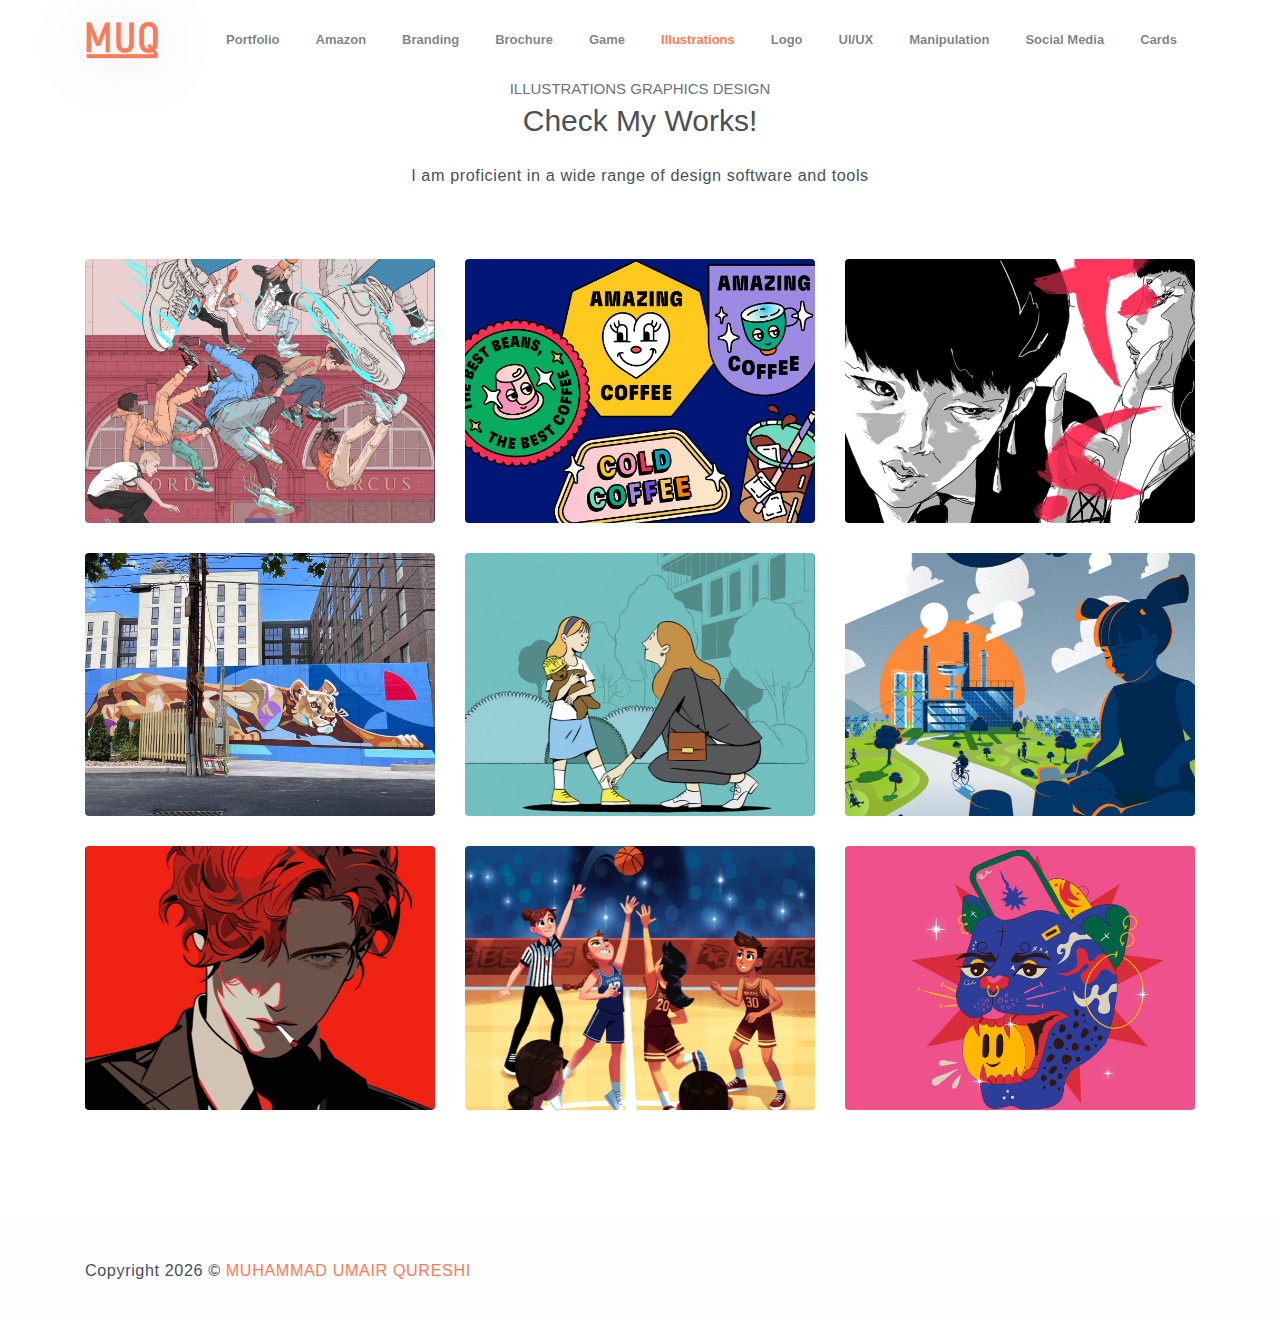
<file: illustrationgraphics-design.html>
<!DOCTYPE html>
<html lang="en">
<head>
	<meta charset="utf-8">
    <meta name="viewport" content="width=device-width, initial-scale=1, shrink-to-fit=no">
    <meta name="description" content="Start your development with Steller landing page.">
    <meta name="author" content="Devcrud">
    <title>Muhammad Umair | Senior Graphics Designer</title>
	<link rel="icon" type="image/x-icon" href="assets/imgs/favicon.png">
    <!-- font icons -->
    <link rel="stylesheet" href="assets/vendors/themify-icons/css/themify-icons.css">
    <!-- Bootstrap + Steller main styles -->
	<link rel="stylesheet" href="assets/css/steller.css">
</head>
<body data-spy="scroll" data-target=".navbar" data-offset="40" id="home">

    <!-- Page navigation -->
    <nav class="navbar navbar-expand-lg navbar-light fixed-top" data-spy="affix" data-offset-top="0">
        <div class="container">
            <a class="navbar-brand" href="#"><img src="assets/imgs/logo.png" alt=""></a>
            <button class="navbar-toggler" type="button" data-toggle="collapse" data-target="#navbarSupportedContent" aria-controls="navbarSupportedContent" aria-expanded="false" aria-label="Toggle navigation">
                <span class="navbar-toggler-icon"></span>
            </button>

            <div class="collapse navbar-collapse" id="navbarSupportedContent">
                <ul class="navbar-nav ml-auto align-items-center">
                    <li class="nav-item">
                        <a class="nav-link" href="portfolio.html">Portfolio</a>
                    </li>
					<li class="nav-item">
                        <a class="nav-link" href="amazonlisting-design.html">Amazon</a>
                    </li>
					<li class="nav-item">
                        <a class="nav-link" href="brandingpackaging-design.html">Branding</a>
                    </li>
					<li class="nav-item">
                        <a class="nav-link" href="brochure-design.html">Brochure</a>
                    </li>
					<li class="nav-item">
                        <a class="nav-link" href="game-design.html">Game</a>
                    </li>
					<li class="nav-item">
                        <a class="nav-link" href="#home">Illustrations</a>
                    </li>
					<li class="nav-item">
                        <a class="nav-link" href="logo-design.html">Logo</a>
                    </li>
					<li class="nav-item">
                        <a class="nav-link" href="mobileappsuiux-design.html">UI/UX</a>
                    </li>
					<li class="nav-item">
                        <a class="nav-link" href="phtomanipulation-design.html">Manipulation</a>
                    </li>
					<li class="nav-item">
                        <a class="nav-link" href="socialmediapost-design.html">Social Media</a>
                    </li>
					<li class="nav-item">
                        <a class="nav-link" href="visitingcard-design.html">Cards</a>
                    </li>
                </ul>
            </div>
        </div>          
    </nav>
    <!-- End of page navibation -->

   


    <!-- Portfolio section -->
    <section id="portfolio" class="section">
        <div class="container text-center">
            <h6 class="subtitle">ILLUSTRATIONS GRAPHICS DESIGN</h6>
            <h6 class="section-title mb-4">Check My Works!</h6>
            <p class="mb-5 pb-4">I am proficient in a wide range of design software and tools</p>

            <div class="row">
                <div class="col-sm-4">
					<!-- Start of 1 Coloumn -->
                    <div class="img-wrapper">
                        <img src="assets/imgs/igd-1.jpg" alt="">
                        <div class="overlay">
                            <div class="overlay-infos">
                                <h5>Concept Art</h5>
                                <a href="#"><i class="ti-zoom-in"></i></a>
                                <a href="#"><i class="ti-link"></i></a>
                            </div>  
                        </div>
                    </div>
					<div class="img-wrapper">
                        <img src="assets/imgs/igd-4.jpg" alt="">
                        <div class="overlay">
                            <div class="overlay-infos">
                                <h5>Concept Art</h5>
                                <a href="#"><i class="ti-zoom-in"></i></a>
                                <a href="#"><i class="ti-link"></i></a>
                            </div>  
                        </div>
                    </div>
					<div class="img-wrapper">
                        <img src="assets/imgs/igd-7.jpg" alt="">
                        <div class="overlay">
                            <div class="overlay-infos">
                                <h5>Concept Art</h5>
                                <a href="#"><i class="ti-zoom-in"></i></a>
                                <a href="#"><i class="ti-link"></i></a>
                            </div>  
                        </div>
                    </div>
					



					<!-- End of 1 Coloumn -->
                </div>
                <div class="col-sm-4">
					<!-- Start of 2 Coloumn -->
                    <div class="img-wrapper">
                        <img src="assets/imgs/igd-2.jpg" alt="">
                        <div class="overlay">
                            <div class="overlay-infos">
                                <h5>Concept Art</h5>
                                <a href="#"><i class="ti-zoom-in"></i></a>
                                <a href="#"><i class="ti-link"></i></a>
                            </div>  
                        </div>
                    </div>
					<div class="img-wrapper">
                        <img src="assets/imgs/igd-5.jpg" alt="">
                        <div class="overlay">
                            <div class="overlay-infos">
                                <h5>Concept Art</h5>
                                <a href="#"><i class="ti-zoom-in"></i></a>
                                <a href="#"><i class="ti-link"></i></a>
                            </div>  
                        </div>
                    </div>
					<div class="img-wrapper">
                        <img src="assets/imgs/igd-8.jpg" alt="">
                        <div class="overlay">
                            <div class="overlay-infos">
                                <h5>Concept Art</h5>
                                <a href="#"><i class="ti-zoom-in"></i></a>
                                <a href="#"><i class="ti-link"></i></a>
                            </div>  
                        </div>
                    </div>
					
					


					<!-- End of 2 Coloumn -->
                </div>
                <div class="col-sm-4">
					<!-- Start of 3 Coloumn -->
                    <div class="img-wrapper">
                        <img src="assets/imgs/igd-3.jpg" alt="">
                        <div class="overlay">
                            <div class="overlay-infos">
                                <h5>Concept Art</h5>
                                <a href="#"><i class="ti-zoom-in"></i></a>
                                <a href="#"><i class="ti-link"></i></a>
                            </div>  
                        </div>
                    </div>
					<div class="img-wrapper">
                        <img src="assets/imgs/igd-6.jpg" alt="">
                        <div class="overlay">
                            <div class="overlay-infos">
                                <h5>Concept Art</h5>
                                <a href="#"><i class="ti-zoom-in"></i></a>
                                <a href="#"><i class="ti-link"></i></a>
                            </div>  
                        </div>
                    </div>
					<div class="img-wrapper">
                        <img src="assets/imgs/igd-9.jpg" alt="">
                        <div class="overlay">
                            <div class="overlay-infos">
                                <h5>Concept Art</h5>
                                <a href="#"><i class="ti-zoom-in"></i></a>
                                <a href="#"><i class="ti-link"></i></a>
                            </div>  
                        </div>
                    </div>
					
					


					<!-- End of 3 Coloumn -->
                </div>
            </div>

        </div>
    </section>
    <!-- End of portfolio section -->

    <!-- Page Footer -->
    <footer class="page-footer">
        <div class="container">
            <div class="row align-items-center">
                <div class="col-sm-6">
                    <p>Copyright <script>document.write(new Date().getFullYear())</script> &copy; <a href="#">MUHAMMAD UMAIR QURESHI</a></p>
                </div>
            </div>
        </div>
    </footer> 
    <!-- End of page footer -->
	
	<!-- core  -->
    <script src="assets/vendors/jquery/jquery-3.4.1.js"></script>
    <script src="assets/vendors/bootstrap/bootstrap.bundle.js"></script>
    <!-- bootstrap 3 affix -->
	<script src="assets/vendors/bootstrap/bootstrap.affix.js"></script>

    <!-- steller js -->
    <script src="assets/js/steller.js"></script>

</body>
</html>
</file>
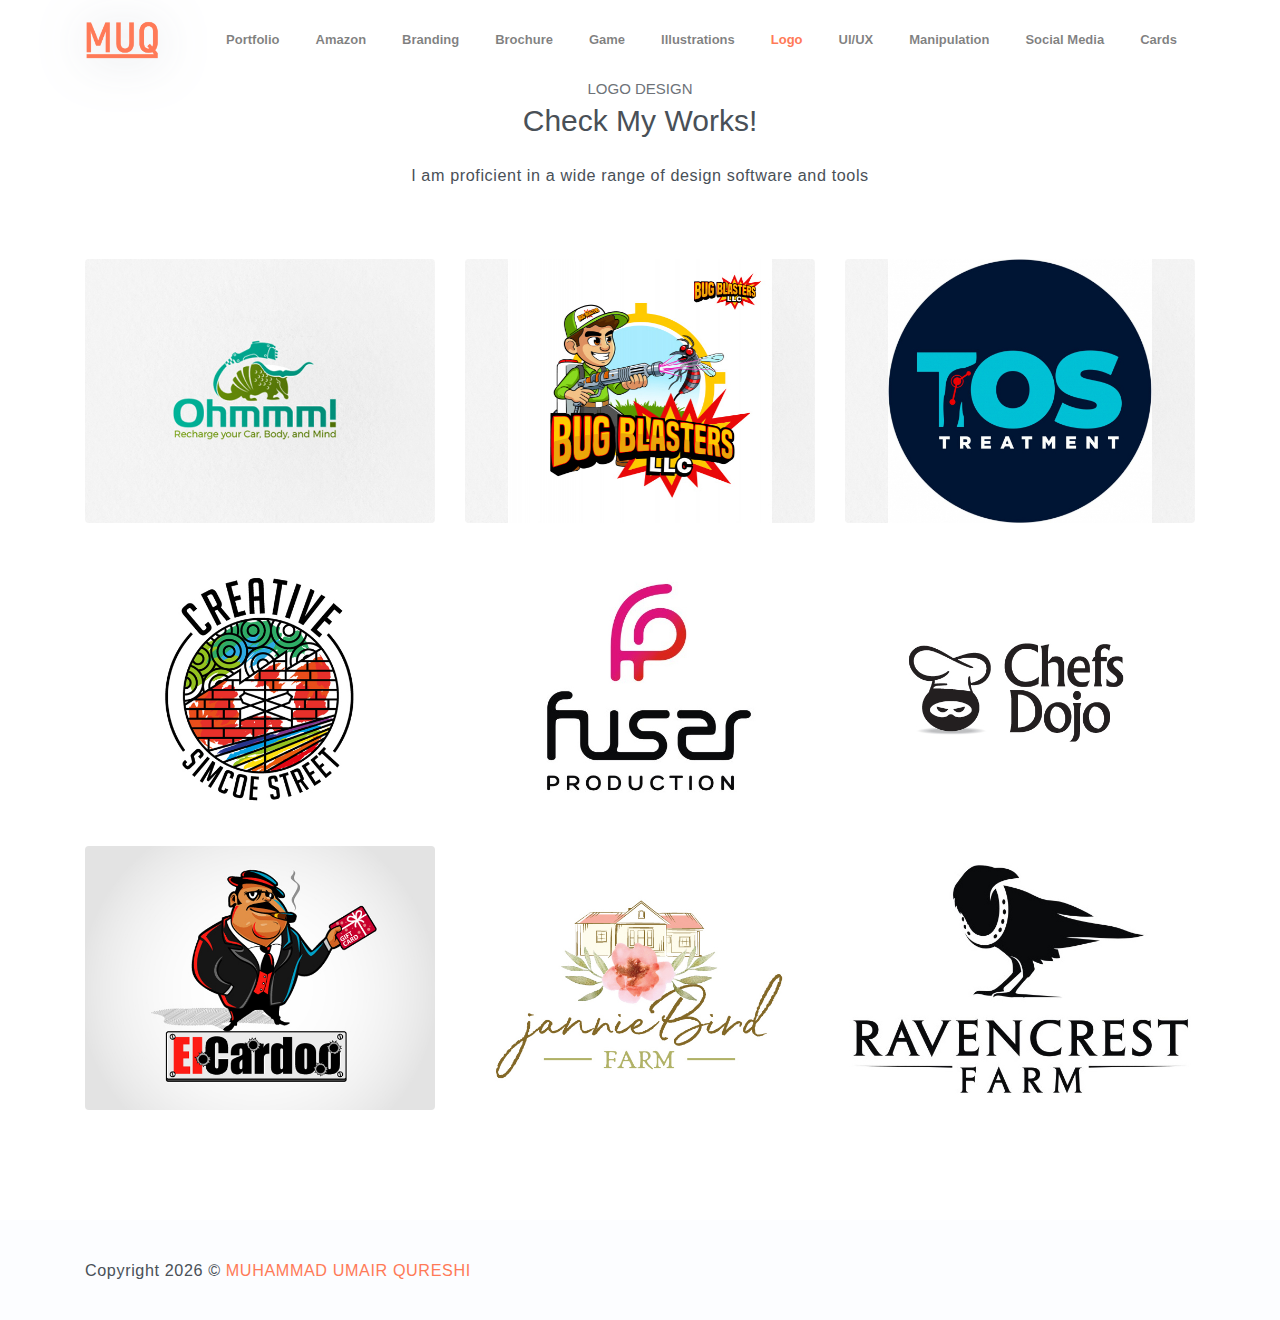
<file: logo-design.html>
<!DOCTYPE html>
<html lang="en">
<head>
	<meta charset="utf-8">
    <meta name="viewport" content="width=device-width, initial-scale=1, shrink-to-fit=no">
    <meta name="description" content="Start your development with Steller landing page.">
    <meta name="author" content="Devcrud">
    <title>Muhammad Umair | Senior Graphics Designer</title>
	<link rel="icon" type="image/x-icon" href="assets/imgs/favicon.png">
    <!-- font icons -->
    <link rel="stylesheet" href="assets/vendors/themify-icons/css/themify-icons.css">
    <!-- Bootstrap + Steller main styles -->
	<link rel="stylesheet" href="assets/css/steller.css">
</head>
<body data-spy="scroll" data-target=".navbar" data-offset="40" id="home">

    <!-- Page navigation -->
    <nav class="navbar navbar-expand-lg navbar-light fixed-top" data-spy="affix" data-offset-top="0">
        <div class="container">
            <a class="navbar-brand" href="#"><img src="assets/imgs/logo.png" alt=""></a>
            <button class="navbar-toggler" type="button" data-toggle="collapse" data-target="#navbarSupportedContent" aria-controls="navbarSupportedContent" aria-expanded="false" aria-label="Toggle navigation">
                <span class="navbar-toggler-icon"></span>
            </button>

            <div class="collapse navbar-collapse" id="navbarSupportedContent">
                <ul class="navbar-nav ml-auto align-items-center">
                    <li class="nav-item">
                        <a class="nav-link" href="portfolio.html">Portfolio</a>
                    </li>
					<li class="nav-item">
                        <a class="nav-link" href="amazonlisting-design.html">Amazon</a>
                    </li>
					<li class="nav-item">
                        <a class="nav-link" href="brandingpackaging-design.html">Branding</a>
                    </li>
					<li class="nav-item">
                        <a class="nav-link" href="brochure-design.html">Brochure</a>
                    </li>
					<li class="nav-item">
                        <a class="nav-link" href="game-design.html">Game</a>
                    </li>
					<li class="nav-item">
                        <a class="nav-link" href="illustrationgraphics-design.html">Illustrations</a>
                    </li>
					<li class="nav-item">
                        <a class="nav-link" href="#home">Logo</a>
                    </li>
					<li class="nav-item">
                        <a class="nav-link" href="mobileappsuiux-design.html">UI/UX</a>
                    </li>
					<li class="nav-item">
                        <a class="nav-link" href="phtomanipulation-design.html">Manipulation</a>
                    </li>
					<li class="nav-item">
                        <a class="nav-link" href="socialmediapost-design.html">Social Media</a>
                    </li>
					<li class="nav-item">
                        <a class="nav-link" href="visitingcard-design.html">Cards</a>
                    </li>
                </ul>
            </div>
        </div>          
    </nav>
    <!-- End of page navibation -->

   


    <!-- Portfolio section -->
    <section id="portfolio" class="section">
        <div class="container text-center">
            <h6 class="subtitle">LOGO DESIGN</h6>
            <h6 class="section-title mb-4">Check My Works!</h6>
            <p class="mb-5 pb-4">I am proficient in a wide range of design software and tools</p>

            <div class="row">
                <div class="col-sm-4">
					<!-- Start of 1 Coloumn -->
                    <div class="img-wrapper">
                        <img src="assets/imgs/ld-1.jpg" alt="">
                        <div class="overlay">
                            <div class="overlay-infos">
                                <h5>Concept Art</h5>
                                <a href="#"><i class="ti-zoom-in"></i></a>
                                <a href="#"><i class="ti-link"></i></a>
                            </div>  
                        </div>
                    </div>
					<div class="img-wrapper">
                        <img src="assets/imgs/ld-4.jpg" alt="">
                        <div class="overlay">
                            <div class="overlay-infos">
                                <h5>Concept Art</h5>
                                <a href="#"><i class="ti-zoom-in"></i></a>
                                <a href="#"><i class="ti-link"></i></a>
                            </div>  
                        </div>
                    </div>
					<div class="img-wrapper">
                        <img src="assets/imgs/ld-7.jpg" alt="">
                        <div class="overlay">
                            <div class="overlay-infos">
                                <h5>Concept Art</h5>
                                <a href="#"><i class="ti-zoom-in"></i></a>
                                <a href="#"><i class="ti-link"></i></a>
                            </div>  
                        </div>
                    </div>
					



					<!-- End of 1 Coloumn -->
                </div>
                <div class="col-sm-4">
					<!-- Start of 2 Coloumn -->
                    <div class="img-wrapper">
                        <img src="assets/imgs/ld-2.jpg" alt="">
                        <div class="overlay">
                            <div class="overlay-infos">
                                <h5>Concept Art</h5>
                                <a href="#"><i class="ti-zoom-in"></i></a>
                                <a href="#"><i class="ti-link"></i></a>
                            </div>  
                        </div>
                    </div>
					<div class="img-wrapper">
                        <img src="assets/imgs/ld-5.jpg" alt="">
                        <div class="overlay">
                            <div class="overlay-infos">
                                <h5>Concept Art</h5>
                                <a href="#"><i class="ti-zoom-in"></i></a>
                                <a href="#"><i class="ti-link"></i></a>
                            </div>  
                        </div>
                    </div>
					<div class="img-wrapper">
                        <img src="assets/imgs/ld-8.jpg" alt="">
                        <div class="overlay">
                            <div class="overlay-infos">
                                <h5>Concept Art</h5>
                                <a href="#"><i class="ti-zoom-in"></i></a>
                                <a href="#"><i class="ti-link"></i></a>
                            </div>  
                        </div>
                    </div>
					
					


					<!-- End of 2 Coloumn -->
                </div>
                <div class="col-sm-4">
					<!-- Start of 3 Coloumn -->
                    <div class="img-wrapper">
                        <img src="assets/imgs/ld-3.jpg" alt="">
                        <div class="overlay">
                            <div class="overlay-infos">
                                <h5>Concept Art</h5>
                                <a href="#"><i class="ti-zoom-in"></i></a>
                                <a href="#"><i class="ti-link"></i></a>
                            </div>  
                        </div>
                    </div>
					<div class="img-wrapper">
                        <img src="assets/imgs/ld-6.jpg" alt="">
                        <div class="overlay">
                            <div class="overlay-infos">
                                <h5>Concept Art</h5>
                                <a href="#"><i class="ti-zoom-in"></i></a>
                                <a href="#"><i class="ti-link"></i></a>
                            </div>  
                        </div>
                    </div>
					<div class="img-wrapper">
                        <img src="assets/imgs/ld-9.jpg" alt="">
                        <div class="overlay">
                            <div class="overlay-infos">
                                <h5>Concept Art</h5>
                                <a href="#"><i class="ti-zoom-in"></i></a>
                                <a href="#"><i class="ti-link"></i></a>
                            </div>  
                        </div>
                    </div>
					
					


					<!-- End of 3 Coloumn -->
                </div>
            </div>

        </div>
    </section>
    <!-- End of portfolio section -->

    <!-- Page Footer -->
    <footer class="page-footer">
        <div class="container">
            <div class="row align-items-center">
                <div class="col-sm-6">
                    <p>Copyright <script>document.write(new Date().getFullYear())</script> &copy; <a href="#">MUHAMMAD UMAIR QURESHI</a></p>
                </div>
            </div>
        </div>
    </footer> 
    <!-- End of page footer -->
	
	<!-- core  -->
    <script src="assets/vendors/jquery/jquery-3.4.1.js"></script>
    <script src="assets/vendors/bootstrap/bootstrap.bundle.js"></script>
    <!-- bootstrap 3 affix -->
	<script src="assets/vendors/bootstrap/bootstrap.affix.js"></script>

    <!-- steller js -->
    <script src="assets/js/steller.js"></script>

</body>
</html>
</file>
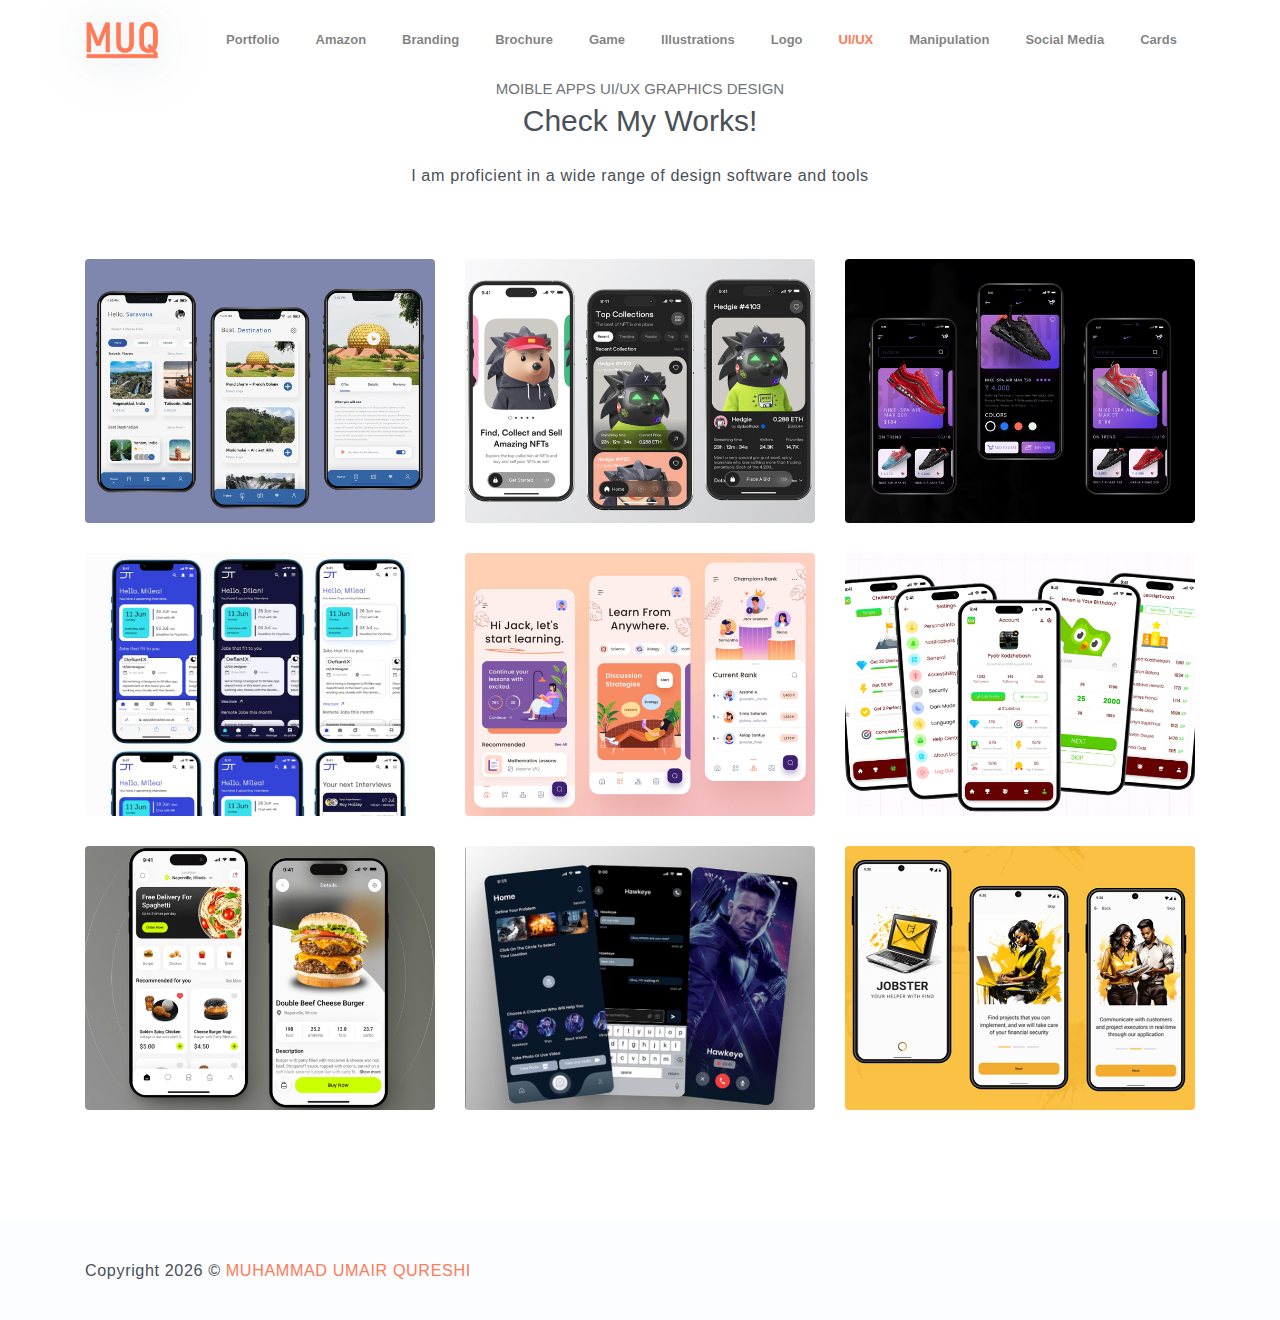
<file: mobileappsuiux-design.html>
<!DOCTYPE html>
<html lang="en">
<head>
	<meta charset="utf-8">
    <meta name="viewport" content="width=device-width, initial-scale=1, shrink-to-fit=no">
    <meta name="description" content="Start your development with Steller landing page.">
    <meta name="author" content="Devcrud">
    <title>Muhammad Umair | Senior Graphics Designer</title>
	<link rel="icon" type="image/x-icon" href="assets/imgs/favicon.png">
    <!-- font icons -->
    <link rel="stylesheet" href="assets/vendors/themify-icons/css/themify-icons.css">
    <!-- Bootstrap + Steller main styles -->
	<link rel="stylesheet" href="assets/css/steller.css">
</head>
<body data-spy="scroll" data-target=".navbar" data-offset="40" id="home">

    <!-- Page navigation -->
    <nav class="navbar navbar-expand-lg navbar-light fixed-top" data-spy="affix" data-offset-top="0">
        <div class="container">
            <a class="navbar-brand" href="#"><img src="assets/imgs/logo.png" alt=""></a>
            <button class="navbar-toggler" type="button" data-toggle="collapse" data-target="#navbarSupportedContent" aria-controls="navbarSupportedContent" aria-expanded="false" aria-label="Toggle navigation">
                <span class="navbar-toggler-icon"></span>
            </button>

            <div class="collapse navbar-collapse" id="navbarSupportedContent">
                <ul class="navbar-nav ml-auto align-items-center">
                    <li class="nav-item">
                        <a class="nav-link" href="portfolio.html">Portfolio</a>
                    </li>
					<li class="nav-item">
                        <a class="nav-link" href="amazonlisting-design.html">Amazon</a>
                    </li>
					<li class="nav-item">
                        <a class="nav-link" href="brandingpackaging-design.html">Branding</a>
                    </li>
					<li class="nav-item">
                        <a class="nav-link" href="brochure-design.html">Brochure</a>
                    </li>
					<li class="nav-item">
                        <a class="nav-link" href="game-design.html">Game</a>
                    </li>
					<li class="nav-item">
                        <a class="nav-link" href="illustrationgraphics-design.html">Illustrations</a>
                    </li>
					<li class="nav-item">
                        <a class="nav-link" href="logo-design.html">Logo</a>
                    </li>
					<li class="nav-item">
                        <a class="nav-link" href="#home">UI/UX</a>
                    </li>
					<li class="nav-item">
                        <a class="nav-link" href="phtomanipulation-design.html">Manipulation</a>
                    </li>
					<li class="nav-item">
                        <a class="nav-link" href="socialmediapost-design.html">Social Media</a>
                    </li>
					<li class="nav-item">
                        <a class="nav-link" href="visitingcard-design.html">Cards</a>
                    </li>
                </ul>
            </div>
        </div>          
    </nav>
    <!-- End of page navibation -->

   


    <!-- Portfolio section -->
    <section id="portfolio" class="section">
        <div class="container text-center">
            <h6 class="subtitle">MOIBLE APPS UI/UX GRAPHICS DESIGN</h6>
            <h6 class="section-title mb-4">Check My Works!</h6>
            <p class="mb-5 pb-4">I am proficient in a wide range of design software and tools</p>

            <div class="row">
                <div class="col-sm-4">
					<!-- Start of 1 Coloumn -->
                    <div class="img-wrapper">
                        <img src="assets/imgs/uid-1.jpg" alt="">
                        <div class="overlay">
                            <div class="overlay-infos">
                                <h5>Concept Art</h5>
                                <a href="#"><i class="ti-zoom-in"></i></a>
                                <a href="#"><i class="ti-link"></i></a>
                            </div>  
                        </div>
                    </div>
					<div class="img-wrapper">
                        <img src="assets/imgs/uid-4.jpg" alt="">
                        <div class="overlay">
                            <div class="overlay-infos">
                                <h5>Concept Art</h5>
                                <a href="#"><i class="ti-zoom-in"></i></a>
                                <a href="#"><i class="ti-link"></i></a>
                            </div>  
                        </div>
                    </div>
					<div class="img-wrapper">
                        <img src="assets/imgs/uid-7.jpg" alt="">
                        <div class="overlay">
                            <div class="overlay-infos">
                                <h5>Concept Art</h5>
                                <a href="#"><i class="ti-zoom-in"></i></a>
                                <a href="#"><i class="ti-link"></i></a>
                            </div>  
                        </div>
                    </div>
					



					<!-- End of 1 Coloumn -->
                </div>
                <div class="col-sm-4">
					<!-- Start of 2 Coloumn -->
                    <div class="img-wrapper">
                        <img src="assets/imgs/uid-2.jpg" alt="">
                        <div class="overlay">
                            <div class="overlay-infos">
                                <h5>Concept Art</h5>
                                <a href="#"><i class="ti-zoom-in"></i></a>
                                <a href="#"><i class="ti-link"></i></a>
                            </div>  
                        </div>
                    </div>
					<div class="img-wrapper">
                        <img src="assets/imgs/uid-5.jpg" alt="">
                        <div class="overlay">
                            <div class="overlay-infos">
                                <h5>Concept Art</h5>
                                <a href="#"><i class="ti-zoom-in"></i></a>
                                <a href="#"><i class="ti-link"></i></a>
                            </div>  
                        </div>
                    </div>
					<div class="img-wrapper">
                        <img src="assets/imgs/uid-8.jpg" alt="">
                        <div class="overlay">
                            <div class="overlay-infos">
                                <h5>Concept Art</h5>
                                <a href="#"><i class="ti-zoom-in"></i></a>
                                <a href="#"><i class="ti-link"></i></a>
                            </div>  
                        </div>
                    </div>
					
					


					<!-- End of 2 Coloumn -->
                </div>
                <div class="col-sm-4">
					<!-- Start of 3 Coloumn -->
                    <div class="img-wrapper">
                        <img src="assets/imgs/uid-3.jpg" alt="">
                        <div class="overlay">
                            <div class="overlay-infos">
                                <h5>Concept Art</h5>
                                <a href="#"><i class="ti-zoom-in"></i></a>
                                <a href="#"><i class="ti-link"></i></a>
                            </div>  
                        </div>
                    </div>
					<div class="img-wrapper">
                        <img src="assets/imgs/uid-6.jpg" alt="">
                        <div class="overlay">
                            <div class="overlay-infos">
                                <h5>Concept Art</h5>
                                <a href="#"><i class="ti-zoom-in"></i></a>
                                <a href="#"><i class="ti-link"></i></a>
                            </div>  
                        </div>
                    </div>
					<div class="img-wrapper">
                        <img src="assets/imgs/uid-9.jpg" alt="">
                        <div class="overlay">
                            <div class="overlay-infos">
                                <h5>Concept Art</h5>
                                <a href="#"><i class="ti-zoom-in"></i></a>
                                <a href="#"><i class="ti-link"></i></a>
                            </div>  
                        </div>
                    </div>
					
					


					<!-- End of 3 Coloumn -->
                </div>
            </div>

        </div>
    </section>
    <!-- End of portfolio section -->

    <!-- Page Footer -->
    <footer class="page-footer">
        <div class="container">
            <div class="row align-items-center">
                <div class="col-sm-6">
                    <p>Copyright <script>document.write(new Date().getFullYear())</script> &copy; <a href="#">MUHAMMAD UMAIR QURESHI</a></p>
                </div>
            </div>
        </div>
    </footer> 
    <!-- End of page footer -->
	
	<!-- core  -->
    <script src="assets/vendors/jquery/jquery-3.4.1.js"></script>
    <script src="assets/vendors/bootstrap/bootstrap.bundle.js"></script>
    <!-- bootstrap 3 affix -->
	<script src="assets/vendors/bootstrap/bootstrap.affix.js"></script>

    <!-- steller js -->
    <script src="assets/js/steller.js"></script>

</body>
</html>
</file>
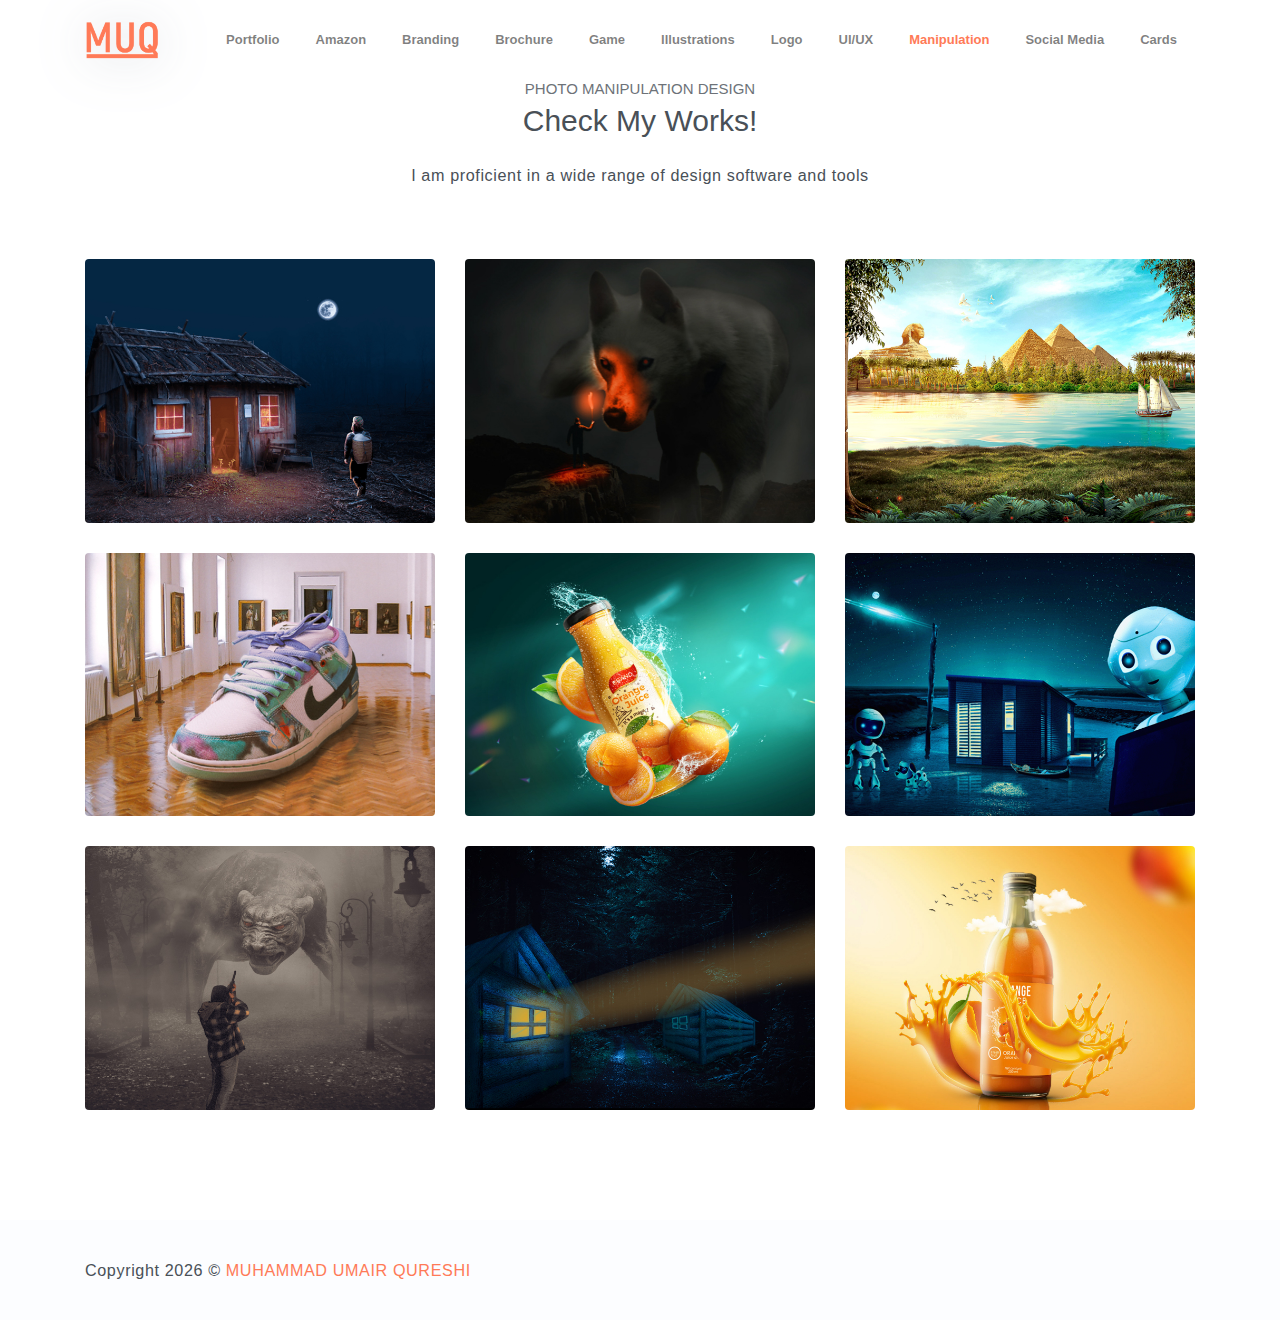
<file: phtomanipulation-design.html>
<!DOCTYPE html>
<html lang="en">
<head>
	<meta charset="utf-8">
    <meta name="viewport" content="width=device-width, initial-scale=1, shrink-to-fit=no">
    <meta name="description" content="Start your development with Steller landing page.">
    <meta name="author" content="Devcrud">
    <title>Muhammad Umair | Senior Graphics Designer</title>
	<link rel="icon" type="image/x-icon" href="assets/imgs/favicon.png">
    <!-- font icons -->
    <link rel="stylesheet" href="assets/vendors/themify-icons/css/themify-icons.css">
    <!-- Bootstrap + Steller main styles -->
	<link rel="stylesheet" href="assets/css/steller.css">
</head>
<body data-spy="scroll" data-target=".navbar" data-offset="40" id="home">

    <!-- Page navigation -->
    <nav class="navbar navbar-expand-lg navbar-light fixed-top" data-spy="affix" data-offset-top="0">
        <div class="container">
            <a class="navbar-brand" href="#"><img src="assets/imgs/logo.png" alt=""></a>
            <button class="navbar-toggler" type="button" data-toggle="collapse" data-target="#navbarSupportedContent" aria-controls="navbarSupportedContent" aria-expanded="false" aria-label="Toggle navigation">
                <span class="navbar-toggler-icon"></span>
            </button>

            <div class="collapse navbar-collapse" id="navbarSupportedContent">
                <ul class="navbar-nav ml-auto align-items-center">
                    <li class="nav-item">
                        <a class="nav-link" href="portfolio.html">Portfolio</a>
                    </li>
					<li class="nav-item">
                        <a class="nav-link" href="amazonlisting-design.html">Amazon</a>
                    </li>
					<li class="nav-item">
                        <a class="nav-link" href="brandingpackaging-design.html">Branding</a>
                    </li>
					<li class="nav-item">
                        <a class="nav-link" href="brochure-design.html">Brochure</a>
                    </li>
					<li class="nav-item">
                        <a class="nav-link" href="game-design.html">Game</a>
                    </li>
					<li class="nav-item">
                        <a class="nav-link" href="illustrationgraphics-design.html">Illustrations</a>
                    </li>
					<li class="nav-item">
                        <a class="nav-link" href="logo-design.html">Logo</a>
                    </li>
					<li class="nav-item">
                        <a class="nav-link" href="mobileappsuiux-design.html">UI/UX</a>
                    </li>
					<li class="nav-item">
                        <a class="nav-link" href="#home">Manipulation</a>
                    </li>
					<li class="nav-item">
                        <a class="nav-link" href="socialmediapost-design.html">Social Media</a>
                    </li>
					<li class="nav-item">
                        <a class="nav-link" href="visitingcard-design.html">Cards</a>
                    </li>
                </ul>
            </div>
        </div>          
    </nav>
    <!-- End of page navibation -->

   


    <!-- Portfolio section -->
    <section id="portfolio" class="section">
        <div class="container text-center">
            <h6 class="subtitle">PHOTO MANIPULATION DESIGN</h6>
            <h6 class="section-title mb-4">Check My Works!</h6>
            <p class="mb-5 pb-4">I am proficient in a wide range of design software and tools</p>

            <div class="row">
                <div class="col-sm-4">
					<!-- Start of 1 Coloumn -->
                    <div class="img-wrapper">
                        <img src="assets/imgs/pmd-1.jpg" alt="">
                        <div class="overlay">
                            <div class="overlay-infos">
                                <h5>Concept Art</h5>
                                <a href="#"><i class="ti-zoom-in"></i></a>
                                <a href="#"><i class="ti-link"></i></a>
                            </div>  
                        </div>
                    </div>
					<div class="img-wrapper">
                        <img src="assets/imgs/pmd-4.jpg" alt="">
                        <div class="overlay">
                            <div class="overlay-infos">
                                <h5>Concept Art</h5>
                                <a href="#"><i class="ti-zoom-in"></i></a>
                                <a href="#"><i class="ti-link"></i></a>
                            </div>  
                        </div>
                    </div>
					<div class="img-wrapper">
                        <img src="assets/imgs/pmd-7.jpg" alt="">
                        <div class="overlay">
                            <div class="overlay-infos">
                                <h5>Concept Art</h5>
                                <a href="#"><i class="ti-zoom-in"></i></a>
                                <a href="#"><i class="ti-link"></i></a>
                            </div>  
                        </div>
                    </div>
					



					<!-- End of 1 Coloumn -->
                </div>
                <div class="col-sm-4">
					<!-- Start of 2 Coloumn -->
                    <div class="img-wrapper">
                        <img src="assets/imgs/pmd-2.jpg" alt="">
                        <div class="overlay">
                            <div class="overlay-infos">
                                <h5>Concept Art</h5>
                                <a href="#"><i class="ti-zoom-in"></i></a>
                                <a href="#"><i class="ti-link"></i></a>
                            </div>  
                        </div>
                    </div>
					<div class="img-wrapper">
                        <img src="assets/imgs/pmd-5.jpg" alt="">
                        <div class="overlay">
                            <div class="overlay-infos">
                                <h5>Concept Art</h5>
                                <a href="#"><i class="ti-zoom-in"></i></a>
                                <a href="#"><i class="ti-link"></i></a>
                            </div>  
                        </div>
                    </div>
					<div class="img-wrapper">
                        <img src="assets/imgs/pmd-8.jpg" alt="">
                        <div class="overlay">
                            <div class="overlay-infos">
                                <h5>Concept Art</h5>
                                <a href="#"><i class="ti-zoom-in"></i></a>
                                <a href="#"><i class="ti-link"></i></a>
                            </div>  
                        </div>
                    </div>
					
					


					<!-- End of 2 Coloumn -->
                </div>
                <div class="col-sm-4">
					<!-- Start of 3 Coloumn -->
                    <div class="img-wrapper">
                        <img src="assets/imgs/pmd-3.jpg" alt="">
                        <div class="overlay">
                            <div class="overlay-infos">
                                <h5>Concept Art</h5>
                                <a href="#"><i class="ti-zoom-in"></i></a>
                                <a href="#"><i class="ti-link"></i></a>
                            </div>  
                        </div>
                    </div>
					<div class="img-wrapper">
                        <img src="assets/imgs/pmd-6.jpg" alt="">
                        <div class="overlay">
                            <div class="overlay-infos">
                                <h5>Concept Art</h5>
                                <a href="#"><i class="ti-zoom-in"></i></a>
                                <a href="#"><i class="ti-link"></i></a>
                            </div>  
                        </div>
                    </div>
					<div class="img-wrapper">
                        <img src="assets/imgs/pmd-9.jpg" alt="">
                        <div class="overlay">
                            <div class="overlay-infos">
                                <h5>Concept Art</h5>
                                <a href="#"><i class="ti-zoom-in"></i></a>
                                <a href="#"><i class="ti-link"></i></a>
                            </div>  
                        </div>
                    </div>
					
					


					<!-- End of 3 Coloumn -->
                </div>
            </div>

        </div>
    </section>
    <!-- End of portfolio section -->

    <!-- Page Footer -->
    <footer class="page-footer">
        <div class="container">
            <div class="row align-items-center">
                <div class="col-sm-6">
                    <p>Copyright <script>document.write(new Date().getFullYear())</script> &copy; <a href="#">MUHAMMAD UMAIR QURESHI</a></p>
                </div>
            </div>
        </div>
    </footer> 
    <!-- End of page footer -->
	
	<!-- core  -->
    <script src="assets/vendors/jquery/jquery-3.4.1.js"></script>
    <script src="assets/vendors/bootstrap/bootstrap.bundle.js"></script>
    <!-- bootstrap 3 affix -->
	<script src="assets/vendors/bootstrap/bootstrap.affix.js"></script>

    <!-- steller js -->
    <script src="assets/js/steller.js"></script>

</body>
</html>
</file>
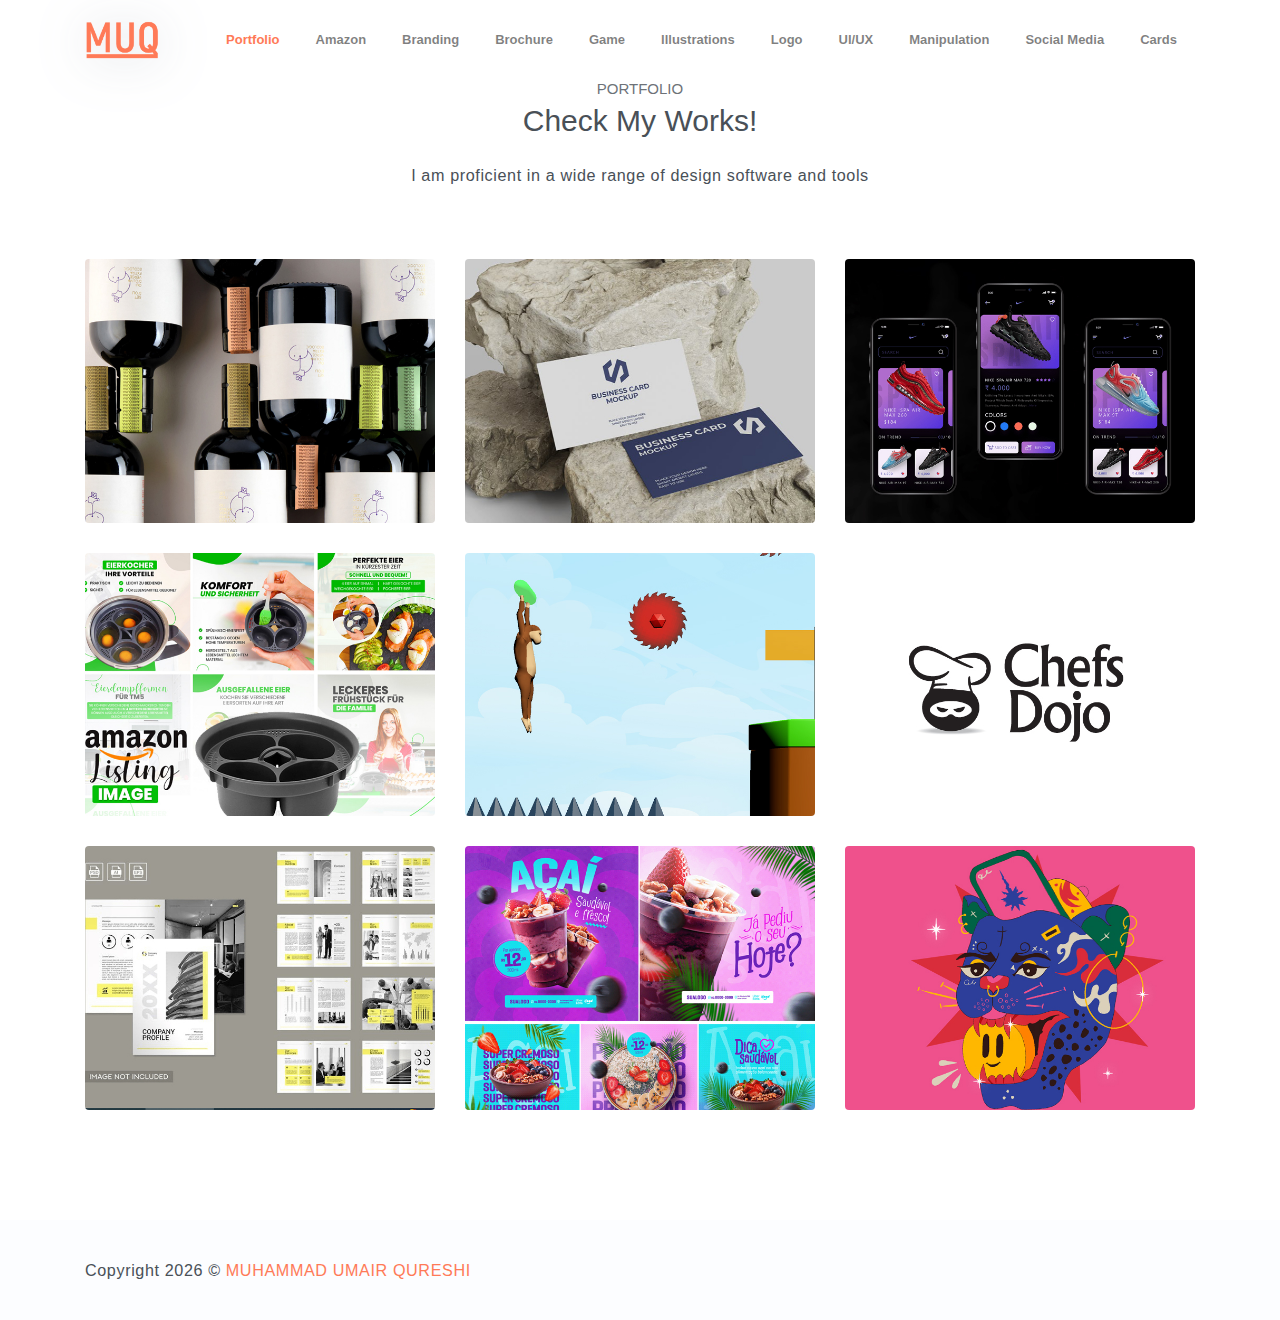
<file: portfolio.html>
<!DOCTYPE html>
<html lang="en">
<head>
	<meta charset="utf-8">
    <meta name="viewport" content="width=device-width, initial-scale=1, shrink-to-fit=no">
    <meta name="description" content="Start your development with Steller landing page.">
    <meta name="author" content="Devcrud">
    <title>Muhammad Umair | Senior Graphics Designer</title>
	<link rel="icon" type="image/x-icon" href="assets/imgs/favicon.png">
    <!-- font icons -->
    <link rel="stylesheet" href="assets/vendors/themify-icons/css/themify-icons.css">
    <!-- Bootstrap + Steller main styles -->
	<link rel="stylesheet" href="assets/css/steller.css">
</head>
<body data-spy="scroll" data-target=".navbar" data-offset="40" id="home">

    <!-- Page navigation -->
    <nav class="navbar navbar-expand-lg navbar-light fixed-top" data-spy="affix" data-offset-top="0">
        <div class="container">
            <a class="navbar-brand" href="#"><img src="assets/imgs/logo.png" alt=""></a>
            <button class="navbar-toggler" type="button" data-toggle="collapse" data-target="#navbarSupportedContent" aria-controls="navbarSupportedContent" aria-expanded="false" aria-label="Toggle navigation">
                <span class="navbar-toggler-icon"></span>
            </button>

            <div class="collapse navbar-collapse" id="navbarSupportedContent">
                <ul class="navbar-nav ml-auto align-items-center">
                    <li class="nav-item">
                        <a class="nav-link" href="#home">Portfolio</a>
                    </li>
					<li class="nav-item">
                        <a class="nav-link" href="amazonlisting-design.html">Amazon</a>
                    </li>
					<li class="nav-item">
                        <a class="nav-link" href="brandingpackaging-design.html">Branding</a>
                    </li>
					<li class="nav-item">
                        <a class="nav-link" href="brochure-design.html">Brochure</a>
                    </li>
					<li class="nav-item">
                        <a class="nav-link" href="game-design.html">Game</a>
                    </li>
					<li class="nav-item">
                        <a class="nav-link" href="illustrationgraphics-design.html">Illustrations</a>
                    </li>
					<li class="nav-item">
                        <a class="nav-link" href="logo-design.html">Logo</a>
                    </li>
					<li class="nav-item">
                        <a class="nav-link" href="mobileappsuiux-design.html">UI/UX</a>
                    </li>
					<li class="nav-item">
                        <a class="nav-link" href="phtomanipulation-design.html">Manipulation</a>
                    </li>
					<li class="nav-item">
                        <a class="nav-link" href="socialmediapost-design.html">Social Media</a>
                    </li>
					<li class="nav-item">
                        <a class="nav-link" href="visitingcard-design.html">Cards</a>
                    </li>
                </ul>
            </div>
        </div>          
    </nav>
    <!-- End of page navibation -->

   


    <!-- Portfolio section -->
    <section id="portfolio" class="section">
        <div class="container text-center">
            <h6 class="subtitle">PORTFOLIO</h6>
            <h6 class="section-title mb-4">Check My Works!</h6>
            <p class="mb-5 pb-4">I am proficient in a wide range of design software and tools</p>

            <div class="row">
                <div class="col-sm-4">
					<!-- Start of 1 Coloumn -->
                    <div class="img-wrapper">
                        <img src="assets/imgs/bpd-1.jpg" alt="">
                        <div class="overlay">
                            <div class="overlay-infos">
                                <h5>Concept Art</h5>
                                <a href="#"><i class="ti-zoom-in"></i></a>
                                <a href="#"><i class="ti-link"></i></a>
                            </div>  
                        </div>
                    </div>
					<div class="img-wrapper">
                        <img src="assets/imgs/ald-4.jpg" alt="">
                        <div class="overlay">
                            <div class="overlay-infos">
                                <h5>Concept Art</h5>
                                <a href="#"><i class="ti-zoom-in"></i></a>
                                <a href="#"><i class="ti-link"></i></a>
                            </div>  
                        </div>
                    </div>
					<div class="img-wrapper">
                        <img src="assets/imgs/bd-7.jpg" alt="">
                        <div class="overlay">
                            <div class="overlay-infos">
                                <h5>Concept Art</h5>
                                <a href="#"><i class="ti-zoom-in"></i></a>
                                <a href="#"><i class="ti-link"></i></a>
                            </div>  
                        </div>
                    </div>
					



					<!-- End of 1 Coloumn -->
                </div>
                <div class="col-sm-4">
					<!-- Start of 2 Coloumn -->
                    <div class="img-wrapper">
                        <img src="assets/imgs/cd-2.jpg" alt="">
                        <div class="overlay">
                            <div class="overlay-infos">
                                <h5>Concept Art</h5>
                                <a href="#"><i class="ti-zoom-in"></i></a>
                                <a href="#"><i class="ti-link"></i></a>
                            </div>  
                        </div>
                    </div>
					<div class="img-wrapper">
                        <img src="assets/imgs/gd-5.jpg" alt="">
                        <div class="overlay">
                            <div class="overlay-infos">
                                <h5>Concept Art</h5>
                                <a href="#"><i class="ti-zoom-in"></i></a>
                                <a href="#"><i class="ti-link"></i></a>
                            </div>  
                        </div>
                    </div>
					<div class="img-wrapper">
                        <img src="assets/imgs/smd-8.jpg" alt="">
                        <div class="overlay">
                            <div class="overlay-infos">
                                <h5>Concept Art</h5>
                                <a href="#"><i class="ti-zoom-in"></i></a>
                                <a href="#"><i class="ti-link"></i></a>
                            </div>  
                        </div>
                    </div>
					
					


					<!-- End of 2 Coloumn -->
                </div>
                <div class="col-sm-4">
					<!-- Start of 3 Coloumn -->
                    <div class="img-wrapper">
                        <img src="assets/imgs/uid-3.jpg" alt="">
                        <div class="overlay">
                            <div class="overlay-infos">
                                <h5>Concept Art</h5>
                                <a href="#"><i class="ti-zoom-in"></i></a>
                                <a href="#"><i class="ti-link"></i></a>
                            </div>  
                        </div>
                    </div>
					<div class="img-wrapper">
                        <img src="assets/imgs/ld-6.jpg" alt="">
                        <div class="overlay">
                            <div class="overlay-infos">
                                <h5>Concept Art</h5>
                                <a href="#"><i class="ti-zoom-in"></i></a>
                                <a href="#"><i class="ti-link"></i></a>
                            </div>  
                        </div>
                    </div>
					<div class="img-wrapper">
                        <img src="assets/imgs/igd-9.jpg" alt="">
                        <div class="overlay">
                            <div class="overlay-infos">
                                <h5>Concept Art</h5>
                                <a href="#"><i class="ti-zoom-in"></i></a>
                                <a href="#"><i class="ti-link"></i></a>
                            </div>  
                        </div>
                    </div>
					
					


					<!-- End of 3 Coloumn -->
                </div>
            </div>

        </div>
    </section>
    <!-- End of portfolio section -->

    <!-- Page Footer -->
    <footer class="page-footer">
        <div class="container">
            <div class="row align-items-center">
                <div class="col-sm-6">
                    <p>Copyright <script>document.write(new Date().getFullYear())</script> &copy; <a href="#">MUHAMMAD UMAIR QURESHI</a></p>
                </div>
            </div>
        </div>
    </footer> 
    <!-- End of page footer -->
	
	<!-- core  -->
    <script src="assets/vendors/jquery/jquery-3.4.1.js"></script>
    <script src="assets/vendors/bootstrap/bootstrap.bundle.js"></script>
    <!-- bootstrap 3 affix -->
	<script src="assets/vendors/bootstrap/bootstrap.affix.js"></script>

    <!-- steller js -->
    <script src="assets/js/steller.js"></script>

</body>
</html>
</file>
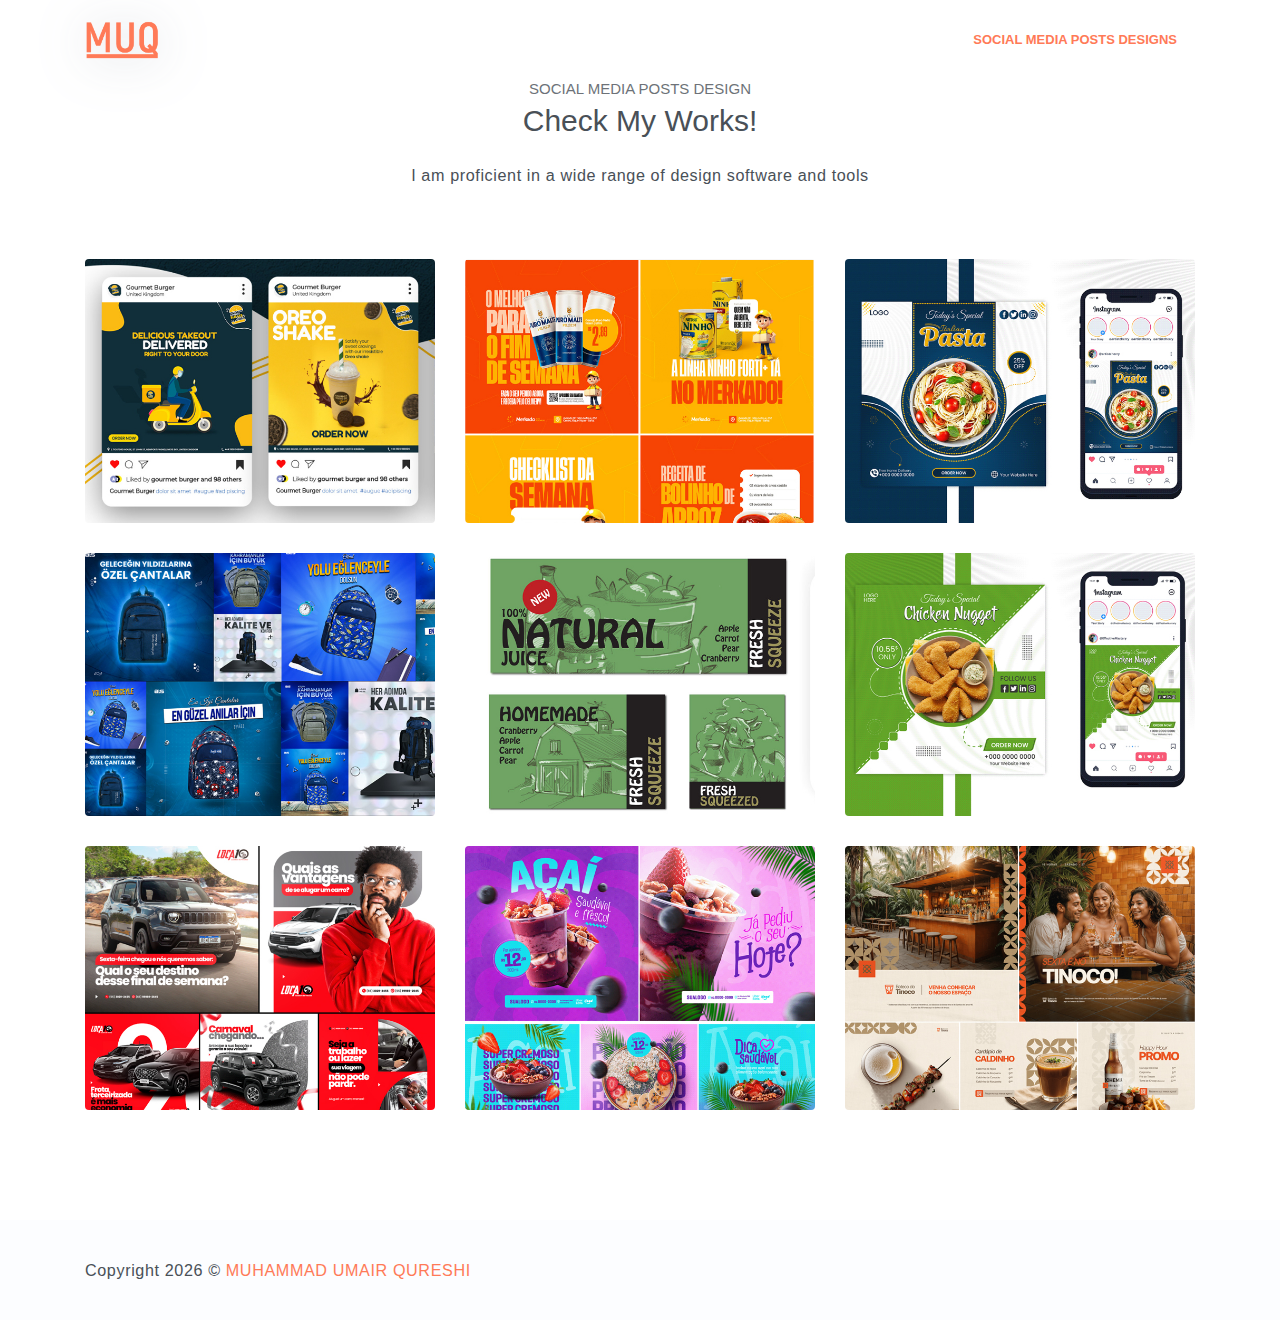
<file: socialmediapost-design.html>
<!DOCTYPE html>
<html lang="en">
<head>
	<meta charset="utf-8">
    <meta name="viewport" content="width=device-width, initial-scale=1, shrink-to-fit=no">
    <meta name="description" content="Start your development with Steller landing page.">
    <meta name="author" content="Devcrud">
    <title>Muhammad Umair | Senior Graphics Designer</title>
    <!-- font icons -->
    <link rel="stylesheet" href="assets/vendors/themify-icons/css/themify-icons.css">
    <!-- Bootstrap + Steller main styles -->
	<link rel="stylesheet" href="assets/css/steller.css">
</head>
<body data-spy="scroll" data-target=".navbar" data-offset="40" id="home">

    <!-- Page navigation -->
    <nav class="navbar navbar-expand-lg navbar-light fixed-top" data-spy="affix" data-offset-top="0">
        <div class="container">
            <a class="navbar-brand" href="#"><img src="assets/imgs/logo.png" alt=""></a>
            <button class="navbar-toggler" type="button" data-toggle="collapse" data-target="#navbarSupportedContent" aria-controls="navbarSupportedContent" aria-expanded="false" aria-label="Toggle navigation">
                <span class="navbar-toggler-icon"></span>
            </button>

            <div class="collapse navbar-collapse" id="navbarSupportedContent">
                <ul class="navbar-nav ml-auto align-items-center">
                    <li class="nav-item">
                        <a class="nav-link" href="#home">SOCIAL MEDIA POSTS DESIGNS</a>
                    </li>
                </ul>
            </div>
        </div>          
    </nav>
    <!-- End of page navibation -->

   


    <!-- Portfolio section -->
    <section id="portfolio" class="section">
        <div class="container text-center">
            <h6 class="subtitle">SOCIAL MEDIA POSTS DESIGN</h6>
            <h6 class="section-title mb-4">Check My Works!</h6>
            <p class="mb-5 pb-4">I am proficient in a wide range of design software and tools</p>

            <div class="row">
                <div class="col-sm-4">
					<!-- Start of 1 Coloumn -->
                    <div class="img-wrapper">
                        <img src="assets/imgs/smd-1.jpg" alt="">
                        <div class="overlay">
                            <div class="overlay-infos">
                                <h5>Concept Art</h5>
                                <a href="#"><i class="ti-zoom-in"></i></a>
                                <a href="#"><i class="ti-link"></i></a>
                            </div>  
                        </div>
                    </div>
					<div class="img-wrapper">
                        <img src="assets/imgs/smd-4.jpg" alt="">
                        <div class="overlay">
                            <div class="overlay-infos">
                                <h5>Concept Art</h5>
                                <a href="#"><i class="ti-zoom-in"></i></a>
                                <a href="#"><i class="ti-link"></i></a>
                            </div>  
                        </div>
                    </div>
					<div class="img-wrapper">
                        <img src="assets/imgs/smd-7.jpg" alt="">
                        <div class="overlay">
                            <div class="overlay-infos">
                                <h5>Concept Art</h5>
                                <a href="#"><i class="ti-zoom-in"></i></a>
                                <a href="#"><i class="ti-link"></i></a>
                            </div>  
                        </div>
                    </div>
					



					<!-- End of 1 Coloumn -->
                </div>
                <div class="col-sm-4">
					<!-- Start of 2 Coloumn -->
                    <div class="img-wrapper">
                        <img src="assets/imgs/smd-2.jpg" alt="">
                        <div class="overlay">
                            <div class="overlay-infos">
                                <h5>Concept Art</h5>
                                <a href="#"><i class="ti-zoom-in"></i></a>
                                <a href="#"><i class="ti-link"></i></a>
                            </div>  
                        </div>
                    </div>
					<div class="img-wrapper">
                        <img src="assets/imgs/smd-5.jpg" alt="">
                        <div class="overlay">
                            <div class="overlay-infos">
                                <h5>Concept Art</h5>
                                <a href="#"><i class="ti-zoom-in"></i></a>
                                <a href="#"><i class="ti-link"></i></a>
                            </div>  
                        </div>
                    </div>
					<div class="img-wrapper">
                        <img src="assets/imgs/smd-8.jpg" alt="">
                        <div class="overlay">
                            <div class="overlay-infos">
                                <h5>Concept Art</h5>
                                <a href="#"><i class="ti-zoom-in"></i></a>
                                <a href="#"><i class="ti-link"></i></a>
                            </div>  
                        </div>
                    </div>
					
					


					<!-- End of 2 Coloumn -->
                </div>
                <div class="col-sm-4">
					<!-- Start of 3 Coloumn -->
                    <div class="img-wrapper">
                        <img src="assets/imgs/smd-3.jpg" alt="">
                        <div class="overlay">
                            <div class="overlay-infos">
                                <h5>Concept Art</h5>
                                <a href="#"><i class="ti-zoom-in"></i></a>
                                <a href="#"><i class="ti-link"></i></a>
                            </div>  
                        </div>
                    </div>
					<div class="img-wrapper">
                        <img src="assets/imgs/smd-6.jpg" alt="">
                        <div class="overlay">
                            <div class="overlay-infos">
                                <h5>Concept Art</h5>
                                <a href="#"><i class="ti-zoom-in"></i></a>
                                <a href="#"><i class="ti-link"></i></a>
                            </div>  
                        </div>
                    </div>
					<div class="img-wrapper">
                        <img src="assets/imgs/smd-9.jpg" alt="">
                        <div class="overlay">
                            <div class="overlay-infos">
                                <h5>Concept Art</h5>
                                <a href="#"><i class="ti-zoom-in"></i></a>
                                <a href="#"><i class="ti-link"></i></a>
                            </div>  
                        </div>
                    </div>
					
					


					<!-- End of 3 Coloumn -->
                </div>
            </div>

        </div>
    </section>
    <!-- End of portfolio section -->

    <!-- Page Footer -->
    <footer class="page-footer">
        <div class="container">
            <div class="row align-items-center">
                <div class="col-sm-6">
                    <p>Copyright <script>document.write(new Date().getFullYear())</script> &copy; <a href="#">MUHAMMAD UMAIR QURESHI</a></p>
                </div>
            </div>
        </div>
    </footer> 
    <!-- End of page footer -->
	
	<!-- core  -->
    <script src="assets/vendors/jquery/jquery-3.4.1.js"></script>
    <script src="assets/vendors/bootstrap/bootstrap.bundle.js"></script>
    <!-- bootstrap 3 affix -->
	<script src="assets/vendors/bootstrap/bootstrap.affix.js"></script>

    <!-- steller js -->
    <script src="assets/js/steller.js"></script>

</body>
</html>
</file>
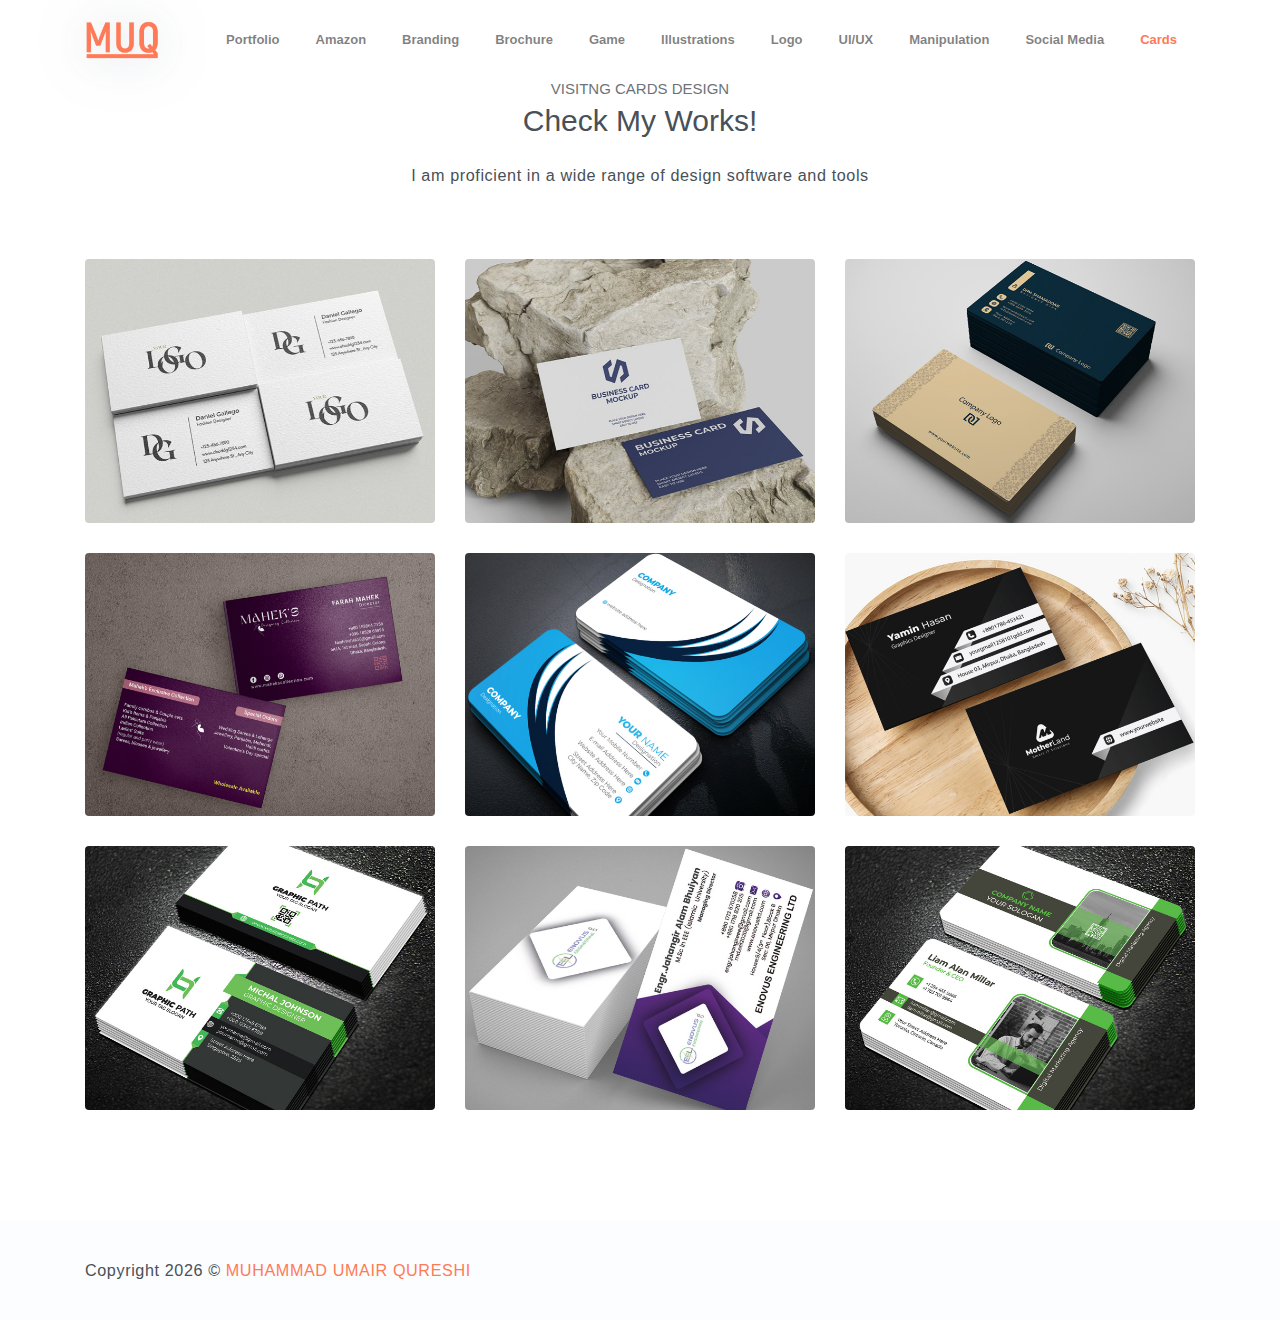
<file: visitingcard-design.html>
<!DOCTYPE html>
<html lang="en">
<head>
	<meta charset="utf-8">
    <meta name="viewport" content="width=device-width, initial-scale=1, shrink-to-fit=no">
    <meta name="description" content="Start your development with Steller landing page.">
    <meta name="author" content="Devcrud">
    <title>Muhammad Umair | Senior Graphics Designer</title>
	<link rel="icon" type="image/x-icon" href="assets/imgs/favicon.png">
    <!-- font icons -->
    <link rel="stylesheet" href="assets/vendors/themify-icons/css/themify-icons.css">
    <!-- Bootstrap + Steller main styles -->
	<link rel="stylesheet" href="assets/css/steller.css">
</head>
<body data-spy="scroll" data-target=".navbar" data-offset="40" id="home">

    <!-- Page navigation -->
    <nav class="navbar navbar-expand-lg navbar-light fixed-top" data-spy="affix" data-offset-top="0">
        <div class="container">
            <a class="navbar-brand" href="#"><img src="assets/imgs/logo.png" alt=""></a>
            <button class="navbar-toggler" type="button" data-toggle="collapse" data-target="#navbarSupportedContent" aria-controls="navbarSupportedContent" aria-expanded="false" aria-label="Toggle navigation">
                <span class="navbar-toggler-icon"></span>
            </button>

            <div class="collapse navbar-collapse" id="navbarSupportedContent">
                <ul class="navbar-nav ml-auto align-items-center">
                    <li class="nav-item">
                        <a class="nav-link" href="portfolio.html">Portfolio</a>
                    </li>
					<li class="nav-item">
                        <a class="nav-link" href="amazonlisting-design.html">Amazon</a>
                    </li>
					<li class="nav-item">
                        <a class="nav-link" href="brandingpackaging-design.html">Branding</a>
                    </li>
					<li class="nav-item">
                        <a class="nav-link" href="brochure-design.html">Brochure</a>
                    </li>
					<li class="nav-item">
                        <a class="nav-link" href="game-design.html">Game</a>
                    </li>
					<li class="nav-item">
                        <a class="nav-link" href="illustrationgraphics-design.html">Illustrations</a>
                    </li>
					<li class="nav-item">
                        <a class="nav-link" href="logo-design.html">Logo</a>
                    </li>
					<li class="nav-item">
                        <a class="nav-link" href="mobileappsuiux-design.html">UI/UX</a>
                    </li>
					<li class="nav-item">
                        <a class="nav-link" href="phtomanipulation-design.html">Manipulation</a>
                    </li>
					<li class="nav-item">
                        <a class="nav-link" href="socialmediapost-design.html">Social Media</a>
                    </li>
					<li class="nav-item">
                        <a class="nav-link" href="#home">Cards</a>
                    </li>
                </ul>
            </div>
        </div>          
    </nav>
    <!-- End of page navibation -->

   


    <!-- Portfolio section -->
    <section id="portfolio" class="section">
        <div class="container text-center">
            <h6 class="subtitle">VISITNG CARDS DESIGN</h6>
            <h6 class="section-title mb-4">Check My Works!</h6>
            <p class="mb-5 pb-4">I am proficient in a wide range of design software and tools</p>

            <div class="row">
                <div class="col-sm-4">
					<!-- Start of 1 Coloumn -->
                    <div class="img-wrapper">
                        <img src="assets/imgs/cd-1.jpg" alt="">
                        <div class="overlay">
                            <div class="overlay-infos">
                                <h5>Concept Art</h5>
                                <a href="#"><i class="ti-zoom-in"></i></a>
                                <a href="#"><i class="ti-link"></i></a>
                            </div>  
                        </div>
                    </div>
					<div class="img-wrapper">
                        <img src="assets/imgs/cd-4.jpg" alt="">
                        <div class="overlay">
                            <div class="overlay-infos">
                                <h5>Concept Art</h5>
                                <a href="#"><i class="ti-zoom-in"></i></a>
                                <a href="#"><i class="ti-link"></i></a>
                            </div>  
                        </div>
                    </div>
					<div class="img-wrapper">
                        <img src="assets/imgs/cd-7.jpg" alt="">
                        <div class="overlay">
                            <div class="overlay-infos">
                                <h5>Concept Art</h5>
                                <a href="#"><i class="ti-zoom-in"></i></a>
                                <a href="#"><i class="ti-link"></i></a>
                            </div>  
                        </div>
                    </div>
					



					<!-- End of 1 Coloumn -->
                </div>
                <div class="col-sm-4">
					<!-- Start of 2 Coloumn -->
                    <div class="img-wrapper">
                        <img src="assets/imgs/cd-2.jpg" alt="">
                        <div class="overlay">
                            <div class="overlay-infos">
                                <h5>Concept Art</h5>
                                <a href="#"><i class="ti-zoom-in"></i></a>
                                <a href="#"><i class="ti-link"></i></a>
                            </div>  
                        </div>
                    </div>
					<div class="img-wrapper">
                        <img src="assets/imgs/cd-5.jpg" alt="">
                        <div class="overlay">
                            <div class="overlay-infos">
                                <h5>Concept Art</h5>
                                <a href="#"><i class="ti-zoom-in"></i></a>
                                <a href="#"><i class="ti-link"></i></a>
                            </div>  
                        </div>
                    </div>
					<div class="img-wrapper">
                        <img src="assets/imgs/cd-8.jpg" alt="">
                        <div class="overlay">
                            <div class="overlay-infos">
                                <h5>Concept Art</h5>
                                <a href="#"><i class="ti-zoom-in"></i></a>
                                <a href="#"><i class="ti-link"></i></a>
                            </div>  
                        </div>
                    </div>
					
					


					<!-- End of 2 Coloumn -->
                </div>
                <div class="col-sm-4">
					<!-- Start of 3 Coloumn -->
                    <div class="img-wrapper">
                        <img src="assets/imgs/cd-3.jpg" alt="">
                        <div class="overlay">
                            <div class="overlay-infos">
                                <h5>Concept Art</h5>
                                <a href="#"><i class="ti-zoom-in"></i></a>
                                <a href="#"><i class="ti-link"></i></a>
                            </div>  
                        </div>
                    </div>
					<div class="img-wrapper">
                        <img src="assets/imgs/cd-6.jpg" alt="">
                        <div class="overlay">
                            <div class="overlay-infos">
                                <h5>Concept Art</h5>
                                <a href="#"><i class="ti-zoom-in"></i></a>
                                <a href="#"><i class="ti-link"></i></a>
                            </div>  
                        </div>
                    </div>
					<div class="img-wrapper">
                        <img src="assets/imgs/cd-9.jpg" alt="">
                        <div class="overlay">
                            <div class="overlay-infos">
                                <h5>Concept Art</h5>
                                <a href="#"><i class="ti-zoom-in"></i></a>
                                <a href="#"><i class="ti-link"></i></a>
                            </div>  
                        </div>
                    </div>
					
					


					<!-- End of 3 Coloumn -->
                </div>
            </div>

        </div>
    </section>
    <!-- End of portfolio section -->

    <!-- Page Footer -->
    <footer class="page-footer">
        <div class="container">
            <div class="row align-items-center">
                <div class="col-sm-6">
                    <p>Copyright <script>document.write(new Date().getFullYear())</script> &copy; <a href="#">MUHAMMAD UMAIR QURESHI</a></p>
                </div>
            </div>
        </div>
    </footer> 
    <!-- End of page footer -->
	
	<!-- core  -->
    <script src="assets/vendors/jquery/jquery-3.4.1.js"></script>
    <script src="assets/vendors/bootstrap/bootstrap.bundle.js"></script>
    <!-- bootstrap 3 affix -->
	<script src="assets/vendors/bootstrap/bootstrap.affix.js"></script>

    <!-- steller js -->
    <script src="assets/js/steller.js"></script>

</body>
</html>
</file>
<file: assets/vendors/themify-icons/css/themify-icons.css>
@font-face {
	font-family: 'themify';
	src:url("../fonts/themify.eot?-fvbane");
	src:url("../fonts/themify.eot?#iefix-fvbane") format("embedded-opentype"),
		url("../fonts/themify.woff?-fvbane") format("woff"),
		url("../fonts/themify.ttf?-fvbane") format("truetype"),
		url("../fonts/themify.svg?-fvbane#themify") format("svg");
	font-weight: normal;
	font-style: normal;
}

[class^="ti-"], [class*=" ti-"] {
	font-family: 'themify';
	speak: none;
	font-style: normal;
	font-weight: normal;
	font-variant: normal;
	text-transform: none;
	line-height: 1;

	/* Better Font Rendering =========== */
	-webkit-font-smoothing: antialiased;
	-moz-osx-font-smoothing: grayscale;
}

.ti-wand:before {
	content: "\e600";
}
.ti-volume:before {
	content: "\e601";
}
.ti-user:before {
	content: "\e602";
}
.ti-unlock:before {
	content: "\e603";
}
.ti-unlink:before {
	content: "\e604";
}
.ti-trash:before {
	content: "\e605";
}
.ti-thought:before {
	content: "\e606";
}
.ti-target:before {
	content: "\e607";
}
.ti-tag:before {
	content: "\e608";
}
.ti-tablet:before {
	content: "\e609";
}
.ti-star:before {
	content: "\e60a";
}
.ti-spray:before {
	content: "\e60b";
}
.ti-signal:before {
	content: "\e60c";
}
.ti-shopping-cart:before {
	content: "\e60d";
}
.ti-shopping-cart-full:before {
	content: "\e60e";
}
.ti-settings:before {
	content: "\e60f";
}
.ti-search:before {
	content: "\e610";
}
.ti-zoom-in:before {
	content: "\e611";
}
.ti-zoom-out:before {
	content: "\e612";
}
.ti-cut:before {
	content: "\e613";
}
.ti-ruler:before {
	content: "\e614";
}
.ti-ruler-pencil:before {
	content: "\e615";
}
.ti-ruler-alt:before {
	content: "\e616";
}
.ti-bookmark:before {
	content: "\e617";
}
.ti-bookmark-alt:before {
	content: "\e618";
}
.ti-reload:before {
	content: "\e619";
}
.ti-plus:before {
	content: "\e61a";
}
.ti-pin:before {
	content: "\e61b";
}
.ti-pencil:before {
	content: "\e61c";
}
.ti-pencil-alt:before {
	content: "\e61d";
}
.ti-paint-roller:before {
	content: "\e61e";
}
.ti-paint-bucket:before {
	content: "\e61f";
}
.ti-na:before {
	content: "\e620";
}
.ti-mobile:before {
	content: "\e621";
}
.ti-minus:before {
	content: "\e622";
}
.ti-medall:before {
	content: "\e623";
}
.ti-medall-alt:before {
	content: "\e624";
}
.ti-marker:before {
	content: "\e625";
}
.ti-marker-alt:before {
	content: "\e626";
}
.ti-arrow-up:before {
	content: "\e627";
}
.ti-arrow-right:before {
	content: "\e628";
}
.ti-arrow-left:before {
	content: "\e629";
}
.ti-arrow-down:before {
	content: "\e62a";
}
.ti-lock:before {
	content: "\e62b";
}
.ti-location-arrow:before {
	content: "\e62c";
}
.ti-link:before {
	content: "\e62d";
}
.ti-layout:before {
	content: "\e62e";
}
.ti-layers:before {
	content: "\e62f";
}
.ti-layers-alt:before {
	content: "\e630";
}
.ti-key:before {
	content: "\e631";
}
.ti-import:before {
	content: "\e632";
}
.ti-image:before {
	content: "\e633";
}
.ti-heart:before {
	content: "\e634";
}
.ti-heart-broken:before {
	content: "\e635";
}
.ti-hand-stop:before {
	content: "\e636";
}
.ti-hand-open:before {
	content: "\e637";
}
.ti-hand-drag:before {
	content: "\e638";
}
.ti-folder:before {
	content: "\e639";
}
.ti-flag:before {
	content: "\e63a";
}
.ti-flag-alt:before {
	content: "\e63b";
}
.ti-flag-alt-2:before {
	content: "\e63c";
}
.ti-eye:before {
	content: "\e63d";
}
.ti-export:before {
	content: "\e63e";
}
.ti-exchange-vertical:before {
	content: "\e63f";
}
.ti-desktop:before {
	content: "\e640";
}
.ti-cup:before {
	content: "\e641";
}
.ti-crown:before {
	content: "\e642";
}
.ti-comments:before {
	content: "\e643";
}
.ti-comment:before {
	content: "\e644";
}
.ti-comment-alt:before {
	content: "\e645";
}
.ti-close:before {
	content: "\e646";
}
.ti-clip:before {
	content: "\e647";
}
.ti-angle-up:before {
	content: "\e648";
}
.ti-angle-right:before {
	content: "\e649";
}
.ti-angle-left:before {
	content: "\e64a";
}
.ti-angle-down:before {
	content: "\e64b";
}
.ti-check:before {
	content: "\e64c";
}
.ti-check-box:before {
	content: "\e64d";
}
.ti-camera:before {
	content: "\e64e";
}
.ti-announcement:before {
	content: "\e64f";
}
.ti-brush:before {
	content: "\e650";
}
.ti-briefcase:before {
	content: "\e651";
}
.ti-bolt:before {
	content: "\e652";
}
.ti-bolt-alt:before {
	content: "\e653";
}
.ti-blackboard:before {
	content: "\e654";
}
.ti-bag:before {
	content: "\e655";
}
.ti-move:before {
	content: "\e656";
}
.ti-arrows-vertical:before {
	content: "\e657";
}
.ti-arrows-horizontal:before {
	content: "\e658";
}
.ti-fullscreen:before {
	content: "\e659";
}
.ti-arrow-top-right:before {
	content: "\e65a";
}
.ti-arrow-top-left:before {
	content: "\e65b";
}
.ti-arrow-circle-up:before {
	content: "\e65c";
}
.ti-arrow-circle-right:before {
	content: "\e65d";
}
.ti-arrow-circle-left:before {
	content: "\e65e";
}
.ti-arrow-circle-down:before {
	content: "\e65f";
}
.ti-angle-double-up:before {
	content: "\e660";
}
.ti-angle-double-right:before {
	content: "\e661";
}
.ti-angle-double-left:before {
	content: "\e662";
}
.ti-angle-double-down:before {
	content: "\e663";
}
.ti-zip:before {
	content: "\e664";
}
.ti-world:before {
	content: "\e665";
}
.ti-wheelchair:before {
	content: "\e666";
}
.ti-view-list:before {
	content: "\e667";
}
.ti-view-list-alt:before {
	content: "\e668";
}
.ti-view-grid:before {
	content: "\e669";
}
.ti-uppercase:before {
	content: "\e66a";
}
.ti-upload:before {
	content: "\e66b";
}
.ti-underline:before {
	content: "\e66c";
}
.ti-truck:before {
	content: "\e66d";
}
.ti-timer:before {
	content: "\e66e";
}
.ti-ticket:before {
	content: "\e66f";
}
.ti-thumb-up:before {
	content: "\e670";
}
.ti-thumb-down:before {
	content: "\e671";
}
.ti-text:before {
	content: "\e672";
}
.ti-stats-up:before {
	content: "\e673";
}
.ti-stats-down:before {
	content: "\e674";
}
.ti-split-v:before {
	content: "\e675";
}
.ti-split-h:before {
	content: "\e676";
}
.ti-smallcap:before {
	content: "\e677";
}
.ti-shine:before {
	content: "\e678";
}
.ti-shift-right:before {
	content: "\e679";
}
.ti-shift-left:before {
	content: "\e67a";
}
.ti-shield:before {
	content: "\e67b";
}
.ti-notepad:before {
	content: "\e67c";
}
.ti-server:before {
	content: "\e67d";
}
.ti-quote-right:before {
	content: "\e67e";
}
.ti-quote-left:before {
	content: "\e67f";
}
.ti-pulse:before {
	content: "\e680";
}
.ti-printer:before {
	content: "\e681";
}
.ti-power-off:before {
	content: "\e682";
}
.ti-plug:before {
	content: "\e683";
}
.ti-pie-chart:before {
	content: "\e684";
}
.ti-paragraph:before {
	content: "\e685";
}
.ti-panel:before {
	content: "\e686";
}
.ti-package:before {
	content: "\e687";
}
.ti-music:before {
	content: "\e688";
}
.ti-music-alt:before {
	content: "\e689";
}
.ti-mouse:before {
	content: "\e68a";
}
.ti-mouse-alt:before {
	content: "\e68b";
}
.ti-money:before {
	content: "\e68c";
}
.ti-microphone:before {
	content: "\e68d";
}
.ti-menu:before {
	content: "\e68e";
}
.ti-menu-alt:before {
	content: "\e68f";
}
.ti-map:before {
	content: "\e690";
}
.ti-map-alt:before {
	content: "\e691";
}
.ti-loop:before {
	content: "\e692";
}
.ti-location-pin:before {
	content: "\e693";
}
.ti-list:before {
	content: "\e694";
}
.ti-light-bulb:before {
	content: "\e695";
}
.ti-Italic:before {
	content: "\e696";
}
.ti-info:before {
	content: "\e697";
}
.ti-infinite:before {
	content: "\e698";
}
.ti-id-badge:before {
	content: "\e699";
}
.ti-hummer:before {
	content: "\e69a";
}
.ti-home:before {
	content: "\e69b";
}
.ti-help:before {
	content: "\e69c";
}
.ti-headphone:before {
	content: "\e69d";
}
.ti-harddrives:before {
	content: "\e69e";
}
.ti-harddrive:before {
	content: "\e69f";
}
.ti-gift:before {
	content: "\e6a0";
}
.ti-game:before {
	content: "\e6a1";
}
.ti-filter:before {
	content: "\e6a2";
}
.ti-files:before {
	content: "\e6a3";
}
.ti-file:before {
	content: "\e6a4";
}
.ti-eraser:before {
	content: "\e6a5";
}
.ti-envelope:before {
	content: "\e6a6";
}
.ti-download:before {
	content: "\e6a7";
}
.ti-direction:before {
	content: "\e6a8";
}
.ti-direction-alt:before {
	content: "\e6a9";
}
.ti-dashboard:before {
	content: "\e6aa";
}
.ti-control-stop:before {
	content: "\e6ab";
}
.ti-control-shuffle:before {
	content: "\e6ac";
}
.ti-control-play:before {
	content: "\e6ad";
}
.ti-control-pause:before {
	content: "\e6ae";
}
.ti-control-forward:before {
	content: "\e6af";
}
.ti-control-backward:before {
	content: "\e6b0";
}
.ti-cloud:before {
	content: "\e6b1";
}
.ti-cloud-up:before {
	content: "\e6b2";
}
.ti-cloud-down:before {
	content: "\e6b3";
}
.ti-clipboard:before {
	content: "\e6b4";
}
.ti-car:before {
	content: "\e6b5";
}
.ti-calendar:before {
	content: "\e6b6";
}
.ti-book:before {
	content: "\e6b7";
}
.ti-bell:before {
	content: "\e6b8";
}
.ti-basketball:before {
	content: "\e6b9";
}
.ti-bar-chart:before {
	content: "\e6ba";
}
.ti-bar-chart-alt:before {
	content: "\e6bb";
}
.ti-back-right:before {
	content: "\e6bc";
}
.ti-back-left:before {
	content: "\e6bd";
}
.ti-arrows-corner:before {
	content: "\e6be";
}
.ti-archive:before {
	content: "\e6bf";
}
.ti-anchor:before {
	content: "\e6c0";
}
.ti-align-right:before {
	content: "\e6c1";
}
.ti-align-left:before {
	content: "\e6c2";
}
.ti-align-justify:before {
	content: "\e6c3";
}
.ti-align-center:before {
	content: "\e6c4";
}
.ti-alert:before {
	content: "\e6c5";
}
.ti-alarm-clock:before {
	content: "\e6c6";
}
.ti-agenda:before {
	content: "\e6c7";
}
.ti-write:before {
	content: "\e6c8";
}
.ti-window:before {
	content: "\e6c9";
}
.ti-widgetized:before {
	content: "\e6ca";
}
.ti-widget:before {
	content: "\e6cb";
}
.ti-widget-alt:before {
	content: "\e6cc";
}
.ti-wallet:before {
	content: "\e6cd";
}
.ti-video-clapper:before {
	content: "\e6ce";
}
.ti-video-camera:before {
	content: "\e6cf";
}
.ti-vector:before {
	content: "\e6d0";
}
.ti-themify-logo:before {
	content: "\e6d1";
}
.ti-themify-favicon:before {
	content: "\e6d2";
}
.ti-themify-favicon-alt:before {
	content: "\e6d3";
}
.ti-support:before {
	content: "\e6d4";
}
.ti-stamp:before {
	content: "\e6d5";
}
.ti-split-v-alt:before {
	content: "\e6d6";
}
.ti-slice:before {
	content: "\e6d7";
}
.ti-shortcode:before {
	content: "\e6d8";
}
.ti-shift-right-alt:before {
	content: "\e6d9";
}
.ti-shift-left-alt:before {
	content: "\e6da";
}
.ti-ruler-alt-2:before {
	content: "\e6db";
}
.ti-receipt:before {
	content: "\e6dc";
}
.ti-pin2:before {
	content: "\e6dd";
}
.ti-pin-alt:before {
	content: "\e6de";
}
.ti-pencil-alt2:before {
	content: "\e6df";
}
.ti-palette:before {
	content: "\e6e0";
}
.ti-more:before {
	content: "\e6e1";
}
.ti-more-alt:before {
	content: "\e6e2";
}
.ti-microphone-alt:before {
	content: "\e6e3";
}
.ti-magnet:before {
	content: "\e6e4";
}
.ti-line-double:before {
	content: "\e6e5";
}
.ti-line-dotted:before {
	content: "\e6e6";
}
.ti-line-dashed:before {
	content: "\e6e7";
}
.ti-layout-width-full:before {
	content: "\e6e8";
}
.ti-layout-width-default:before {
	content: "\e6e9";
}
.ti-layout-width-default-alt:before {
	content: "\e6ea";
}
.ti-layout-tab:before {
	content: "\e6eb";
}
.ti-layout-tab-window:before {
	content: "\e6ec";
}
.ti-layout-tab-v:before {
	content: "\e6ed";
}
.ti-layout-tab-min:before {
	content: "\e6ee";
}
.ti-layout-slider:before {
	content: "\e6ef";
}
.ti-layout-slider-alt:before {
	content: "\e6f0";
}
.ti-layout-sidebar-right:before {
	content: "\e6f1";
}
.ti-layout-sidebar-none:before {
	content: "\e6f2";
}
.ti-layout-sidebar-left:before {
	content: "\e6f3";
}
.ti-layout-placeholder:before {
	content: "\e6f4";
}
.ti-layout-menu:before {
	content: "\e6f5";
}
.ti-layout-menu-v:before {
	content: "\e6f6";
}
.ti-layout-menu-separated:before {
	content: "\e6f7";
}
.ti-layout-menu-full:before {
	content: "\e6f8";
}
.ti-layout-media-right-alt:before {
	content: "\e6f9";
}
.ti-layout-media-right:before {
	content: "\e6fa";
}
.ti-layout-media-overlay:before {
	content: "\e6fb";
}
.ti-layout-media-overlay-alt:before {
	content: "\e6fc";
}
.ti-layout-media-overlay-alt-2:before {
	content: "\e6fd";
}
.ti-layout-media-left-alt:before {
	content: "\e6fe";
}
.ti-layout-media-left:before {
	content: "\e6ff";
}
.ti-layout-media-center-alt:before {
	content: "\e700";
}
.ti-layout-media-center:before {
	content: "\e701";
}
.ti-layout-list-thumb:before {
	content: "\e702";
}
.ti-layout-list-thumb-alt:before {
	content: "\e703";
}
.ti-layout-list-post:before {
	content: "\e704";
}
.ti-layout-list-large-image:before {
	content: "\e705";
}
.ti-layout-line-solid:before {
	content: "\e706";
}
.ti-layout-grid4:before {
	content: "\e707";
}
.ti-layout-grid3:before {
	content: "\e708";
}
.ti-layout-grid2:before {
	content: "\e709";
}
.ti-layout-grid2-thumb:before {
	content: "\e70a";
}
.ti-layout-cta-right:before {
	content: "\e70b";
}
.ti-layout-cta-left:before {
	content: "\e70c";
}
.ti-layout-cta-center:before {
	content: "\e70d";
}
.ti-layout-cta-btn-right:before {
	content: "\e70e";
}
.ti-layout-cta-btn-left:before {
	content: "\e70f";
}
.ti-layout-column4:before {
	content: "\e710";
}
.ti-layout-column3:before {
	content: "\e711";
}
.ti-layout-column2:before {
	content: "\e712";
}
.ti-layout-accordion-separated:before {
	content: "\e713";
}
.ti-layout-accordion-merged:before {
	content: "\e714";
}
.ti-layout-accordion-list:before {
	content: "\e715";
}
.ti-ink-pen:before {
	content: "\e716";
}
.ti-info-alt:before {
	content: "\e717";
}
.ti-help-alt:before {
	content: "\e718";
}
.ti-headphone-alt:before {
	content: "\e719";
}
.ti-hand-point-up:before {
	content: "\e71a";
}
.ti-hand-point-right:before {
	content: "\e71b";
}
.ti-hand-point-left:before {
	content: "\e71c";
}
.ti-hand-point-down:before {
	content: "\e71d";
}
.ti-gallery:before {
	content: "\e71e";
}
.ti-face-smile:before {
	content: "\e71f";
}
.ti-face-sad:before {
	content: "\e720";
}
.ti-credit-card:before {
	content: "\e721";
}
.ti-control-skip-forward:before {
	content: "\e722";
}
.ti-control-skip-backward:before {
	content: "\e723";
}
.ti-control-record:before {
	content: "\e724";
}
.ti-control-eject:before {
	content: "\e725";
}
.ti-comments-smiley:before {
	content: "\e726";
}
.ti-brush-alt:before {
	content: "\e727";
}
.ti-youtube:before {
	content: "\e728";
}
.ti-vimeo:before {
	content: "\e729";
}
.ti-twitter:before {
	content: "\e72a";
}
.ti-time:before {
	content: "\e72b";
}
.ti-tumblr:before {
	content: "\e72c";
}
.ti-skype:before {
	content: "\e72d";
}
.ti-share:before {
	content: "\e72e";
}
.ti-share-alt:before {
	content: "\e72f";
}
.ti-rocket:before {
	content: "\e730";
}
.ti-pinterest:before {
	content: "\e731";
}
.ti-new-window:before {
	content: "\e732";
}
.ti-microsoft:before {
	content: "\e733";
}
.ti-list-ol:before {
	content: "\e734";
}
.ti-linkedin:before {
	content: "\e735";
}
.ti-layout-sidebar-2:before {
	content: "\e736";
}
.ti-layout-grid4-alt:before {
	content: "\e737";
}
.ti-layout-grid3-alt:before {
	content: "\e738";
}
.ti-layout-grid2-alt:before {
	content: "\e739";
}
.ti-layout-column4-alt:before {
	content: "\e73a";
}
.ti-layout-column3-alt:before {
	content: "\e73b";
}
.ti-layout-column2-alt:before {
	content: "\e73c";
}
.ti-instagram:before {
	content: "\e73d";
}
.ti-google:before {
	content: "\e73e";
}
.ti-github:before {
	content: "\e73f";
}
.ti-flickr:before {
	content: "\e740";
}
.ti-facebook:before {
	content: "\e741";
}
.ti-dropbox:before {
	content: "\e742";
}
.ti-dribbble:before {
	content: "\e743";
}
.ti-apple:before {
	content: "\e744";
}
.ti-android:before {
	content: "\e745";
}
.ti-save:before {
	content: "\e746";
}
.ti-save-alt:before {
	content: "\e747";
}
.ti-yahoo:before {
	content: "\e748";
}
.ti-wordpress:before {
	content: "\e749";
}
.ti-vimeo-alt:before {
	content: "\e74a";
}
.ti-twitter-alt:before {
	content: "\e74b";
}
.ti-tumblr-alt:before {
	content: "\e74c";
}
.ti-trello:before {
	content: "\e74d";
}
.ti-stack-overflow:before {
	content: "\e74e";
}
.ti-soundcloud:before {
	content: "\e74f";
}
.ti-sharethis:before {
	content: "\e750";
}
.ti-sharethis-alt:before {
	content: "\e751";
}
.ti-reddit:before {
	content: "\e752";
}
.ti-pinterest-alt:before {
	content: "\e753";
}
.ti-microsoft-alt:before {
	content: "\e754";
}
.ti-linux:before {
	content: "\e755";
}
.ti-jsfiddle:before {
	content: "\e756";
}
.ti-joomla:before {
	content: "\e757";
}
.ti-html5:before {
	content: "\e758";
}
.ti-flickr-alt:before {
	content: "\e759";
}
.ti-email:before {
	content: "\e75a";
}
.ti-drupal:before {
	content: "\e75b";
}
.ti-dropbox-alt:before {
	content: "\e75c";
}
.ti-css3:before {
	content: "\e75d";
}
.ti-rss:before {
	content: "\e75e";
}
.ti-rss-alt:before {
	content: "\e75f";
}
</file>
